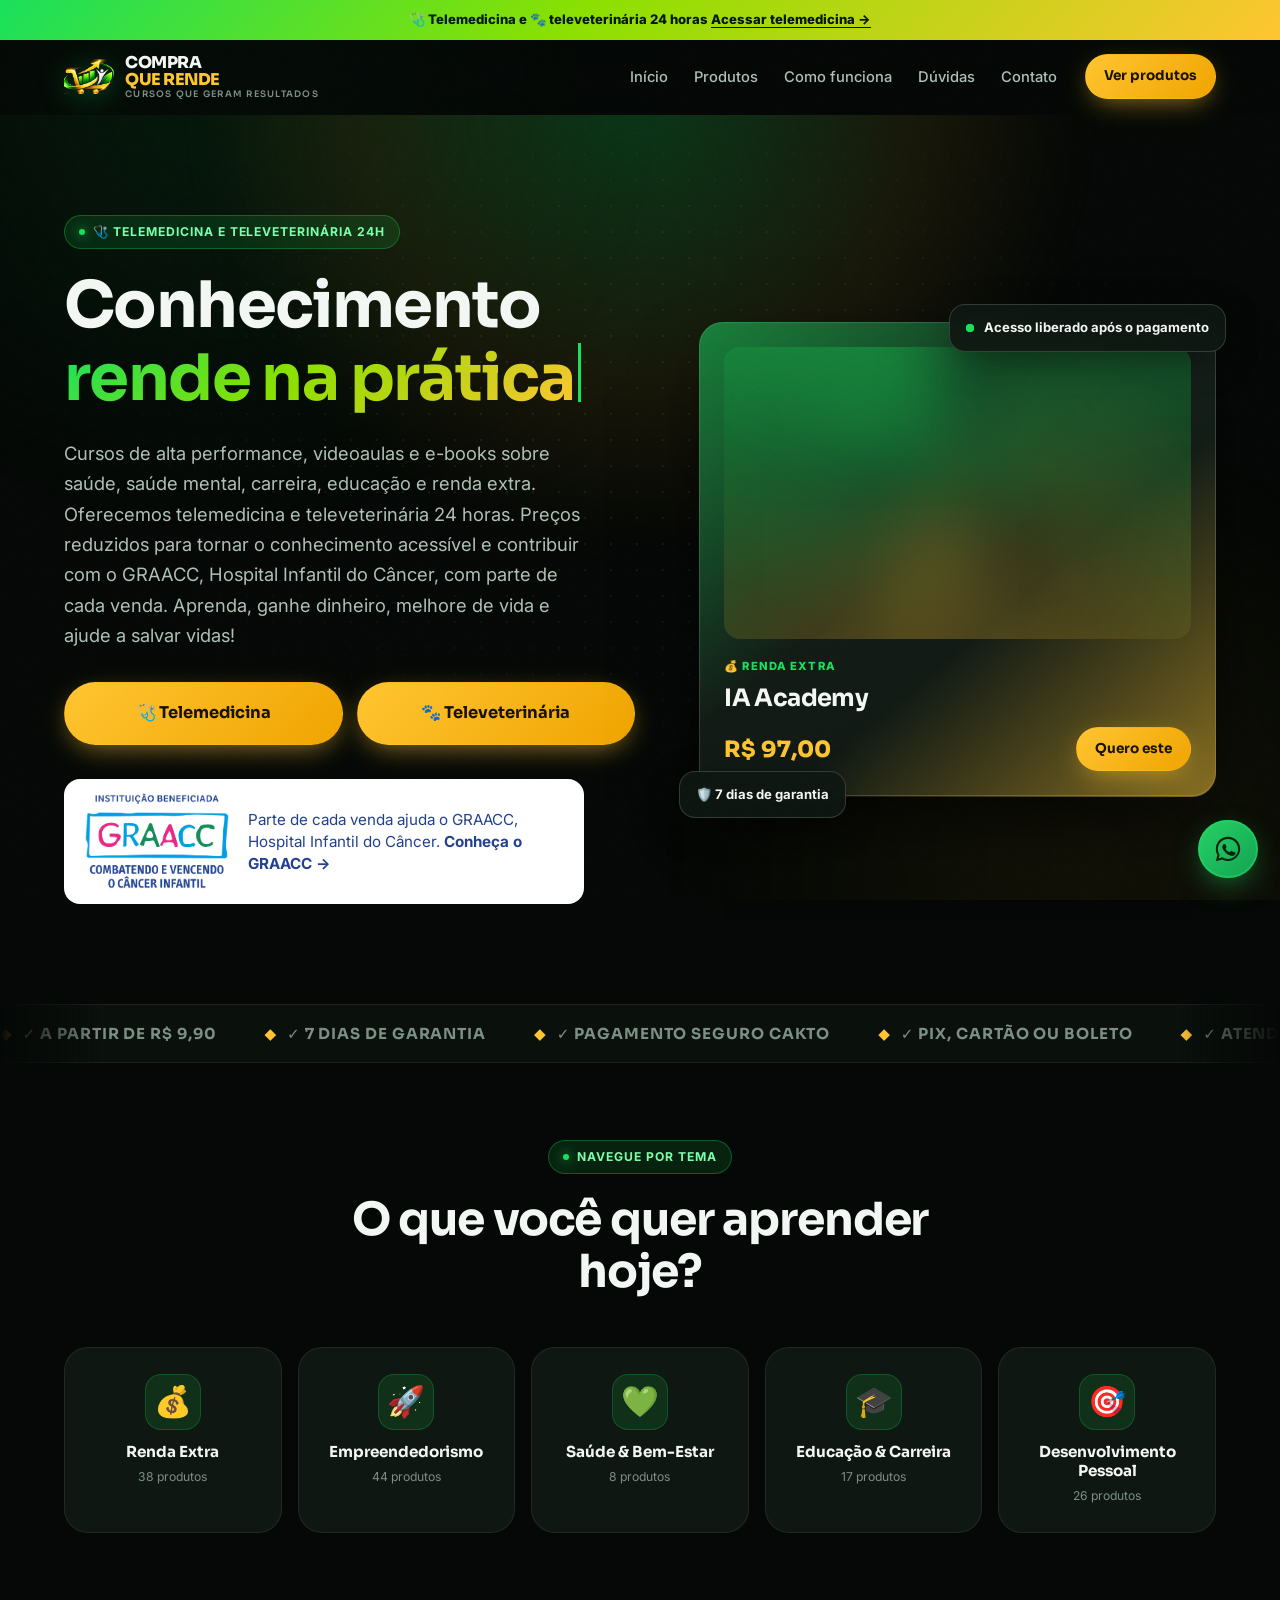
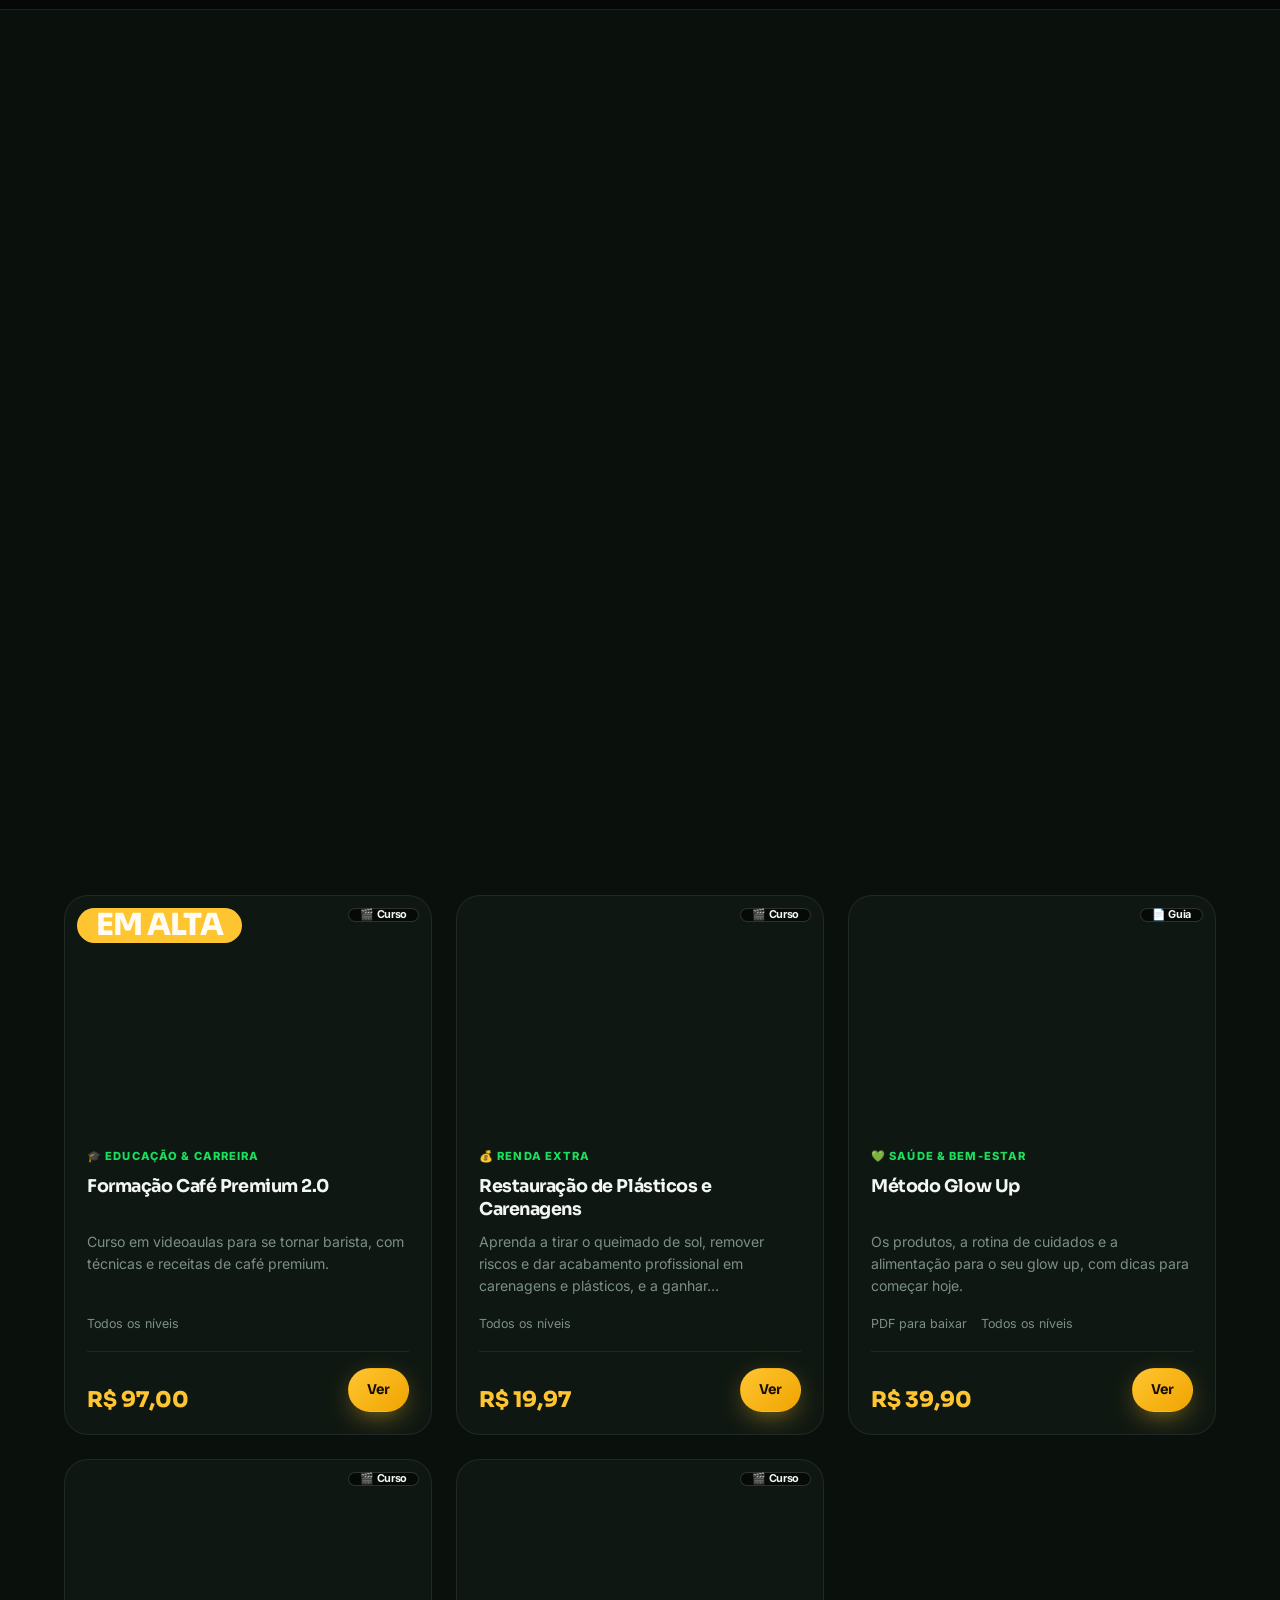
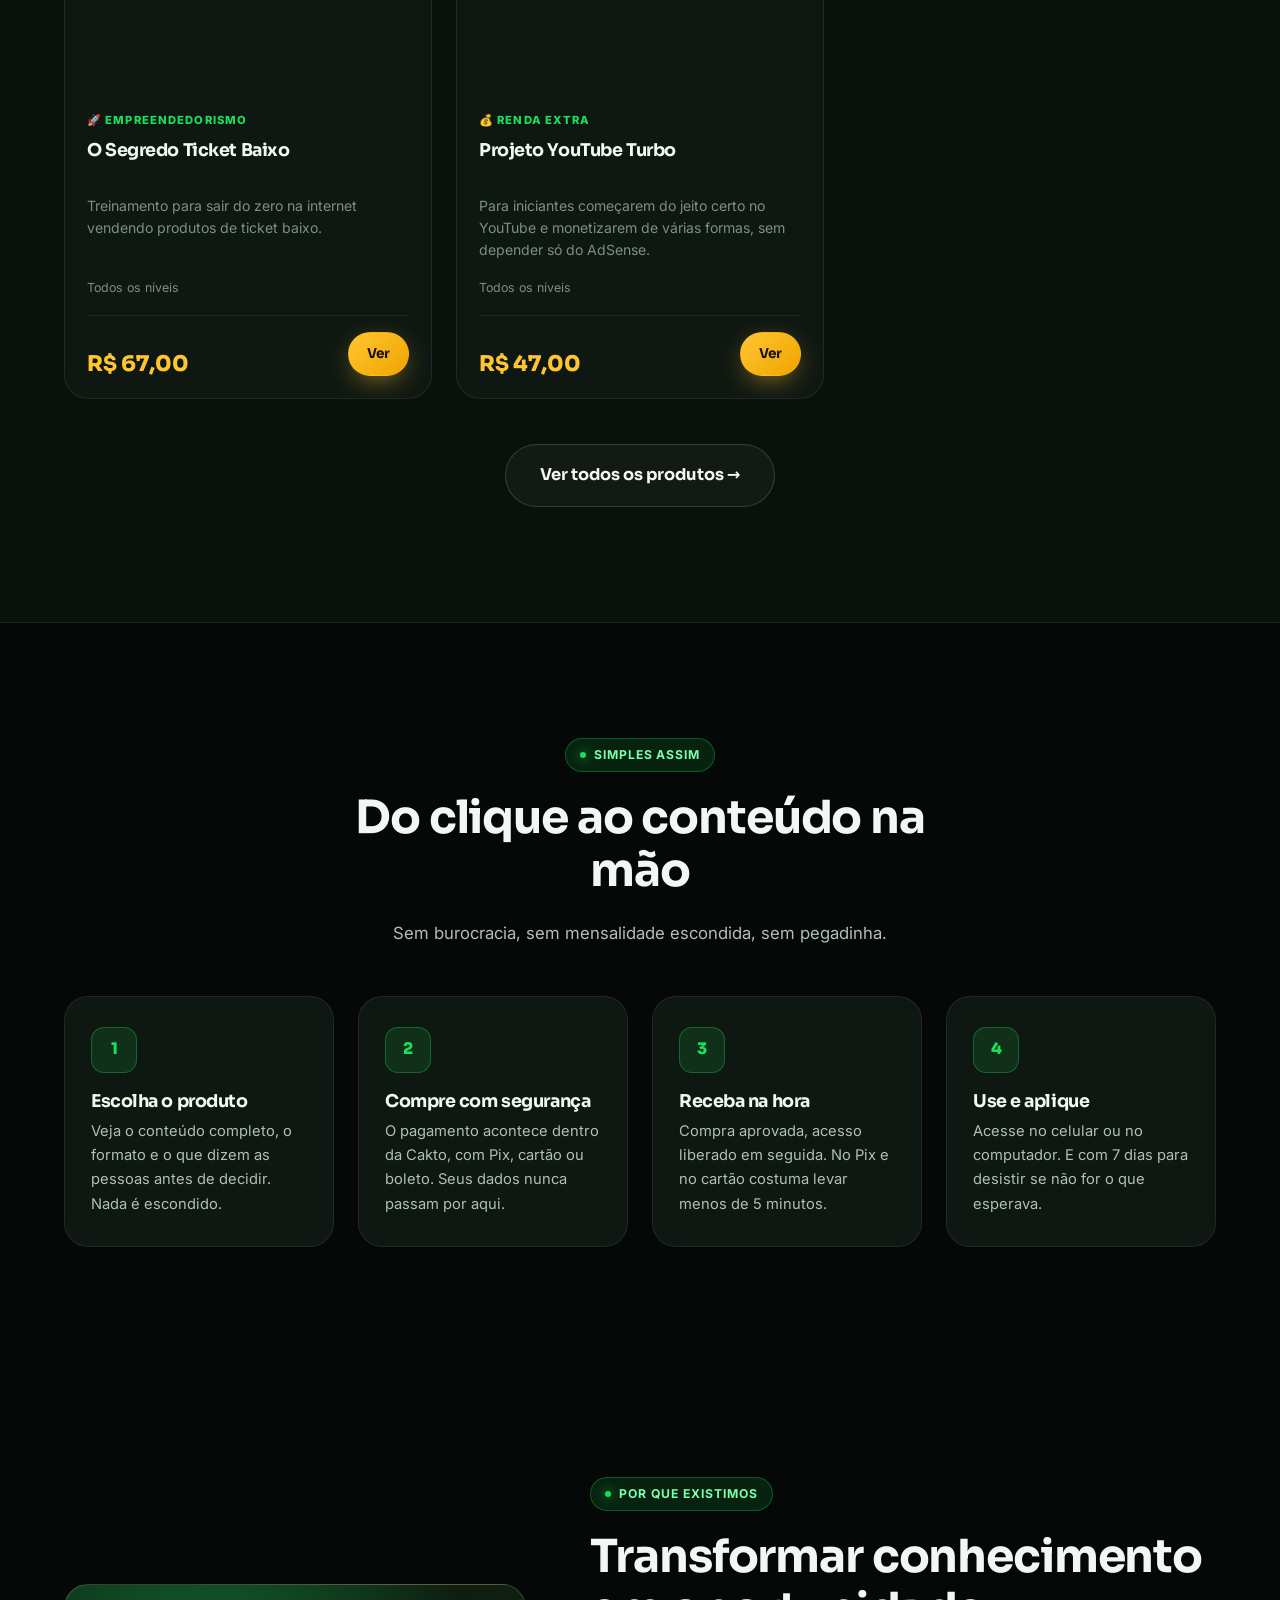
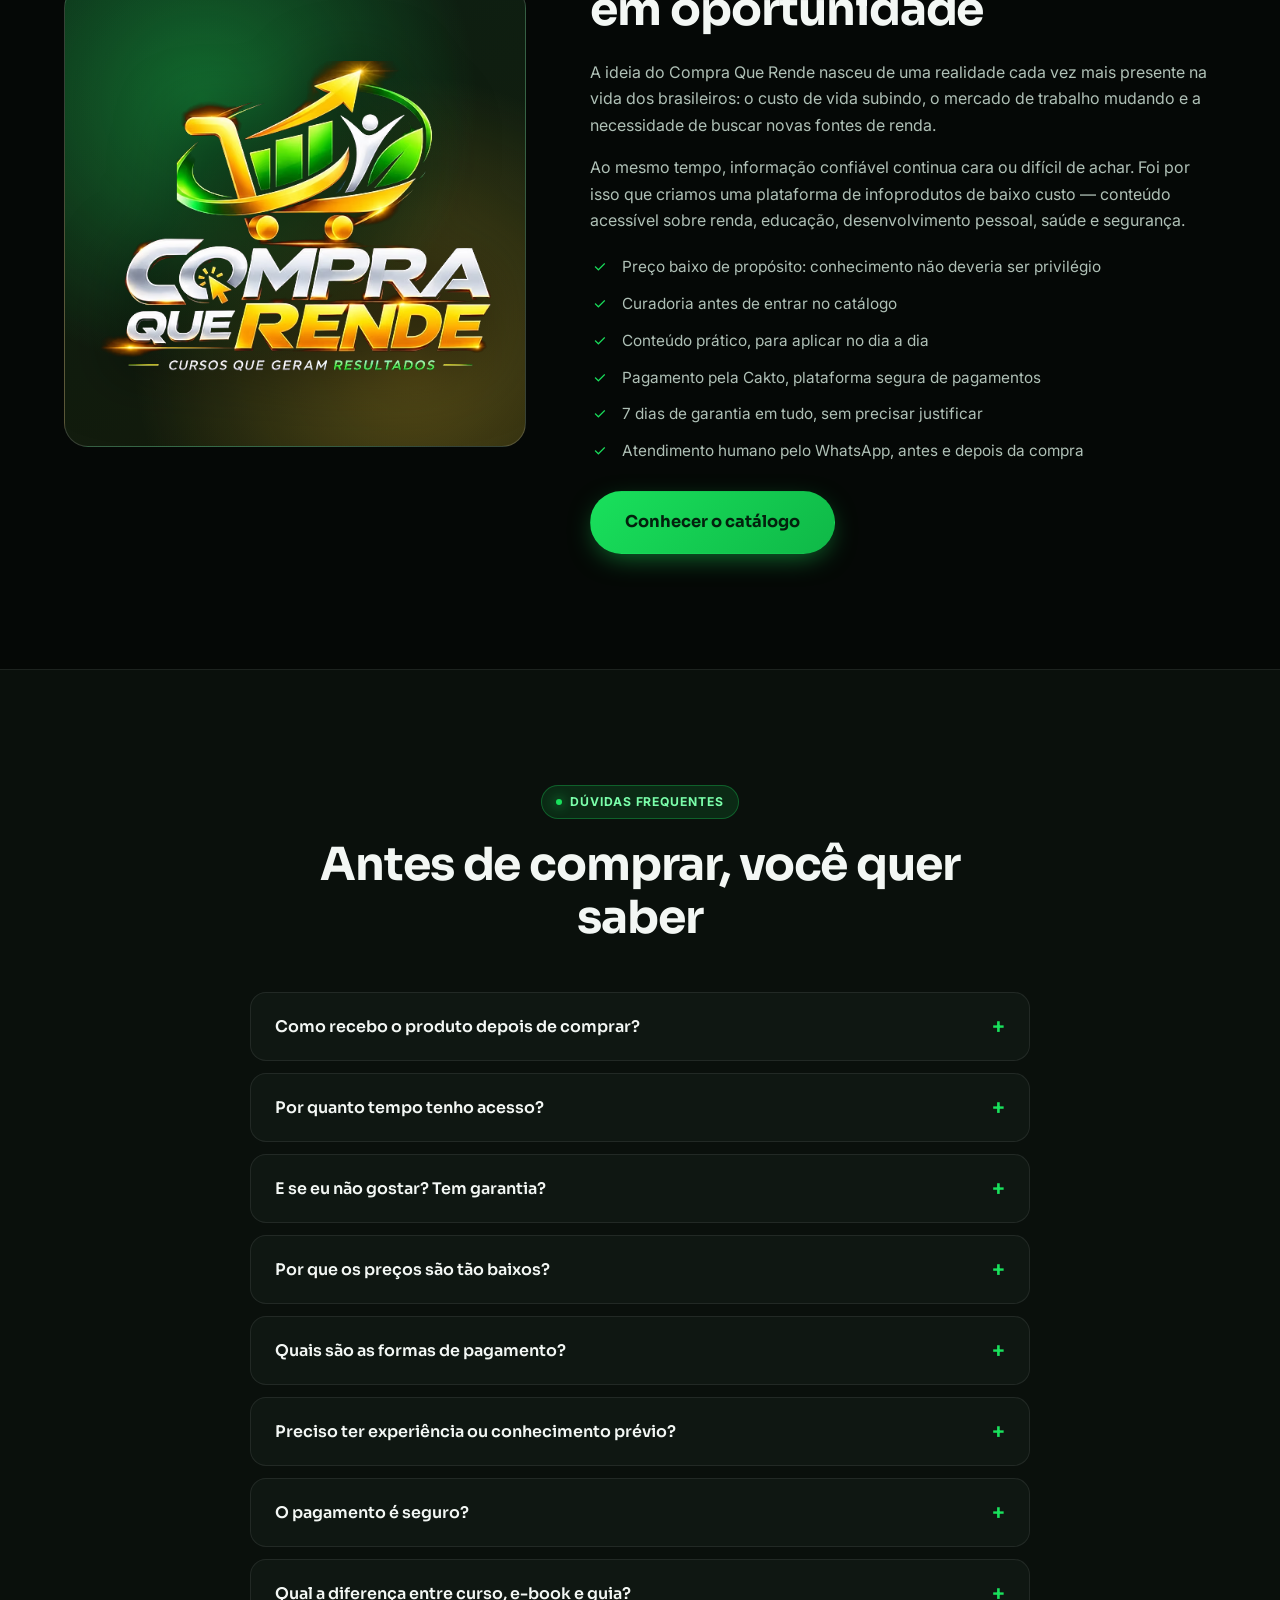
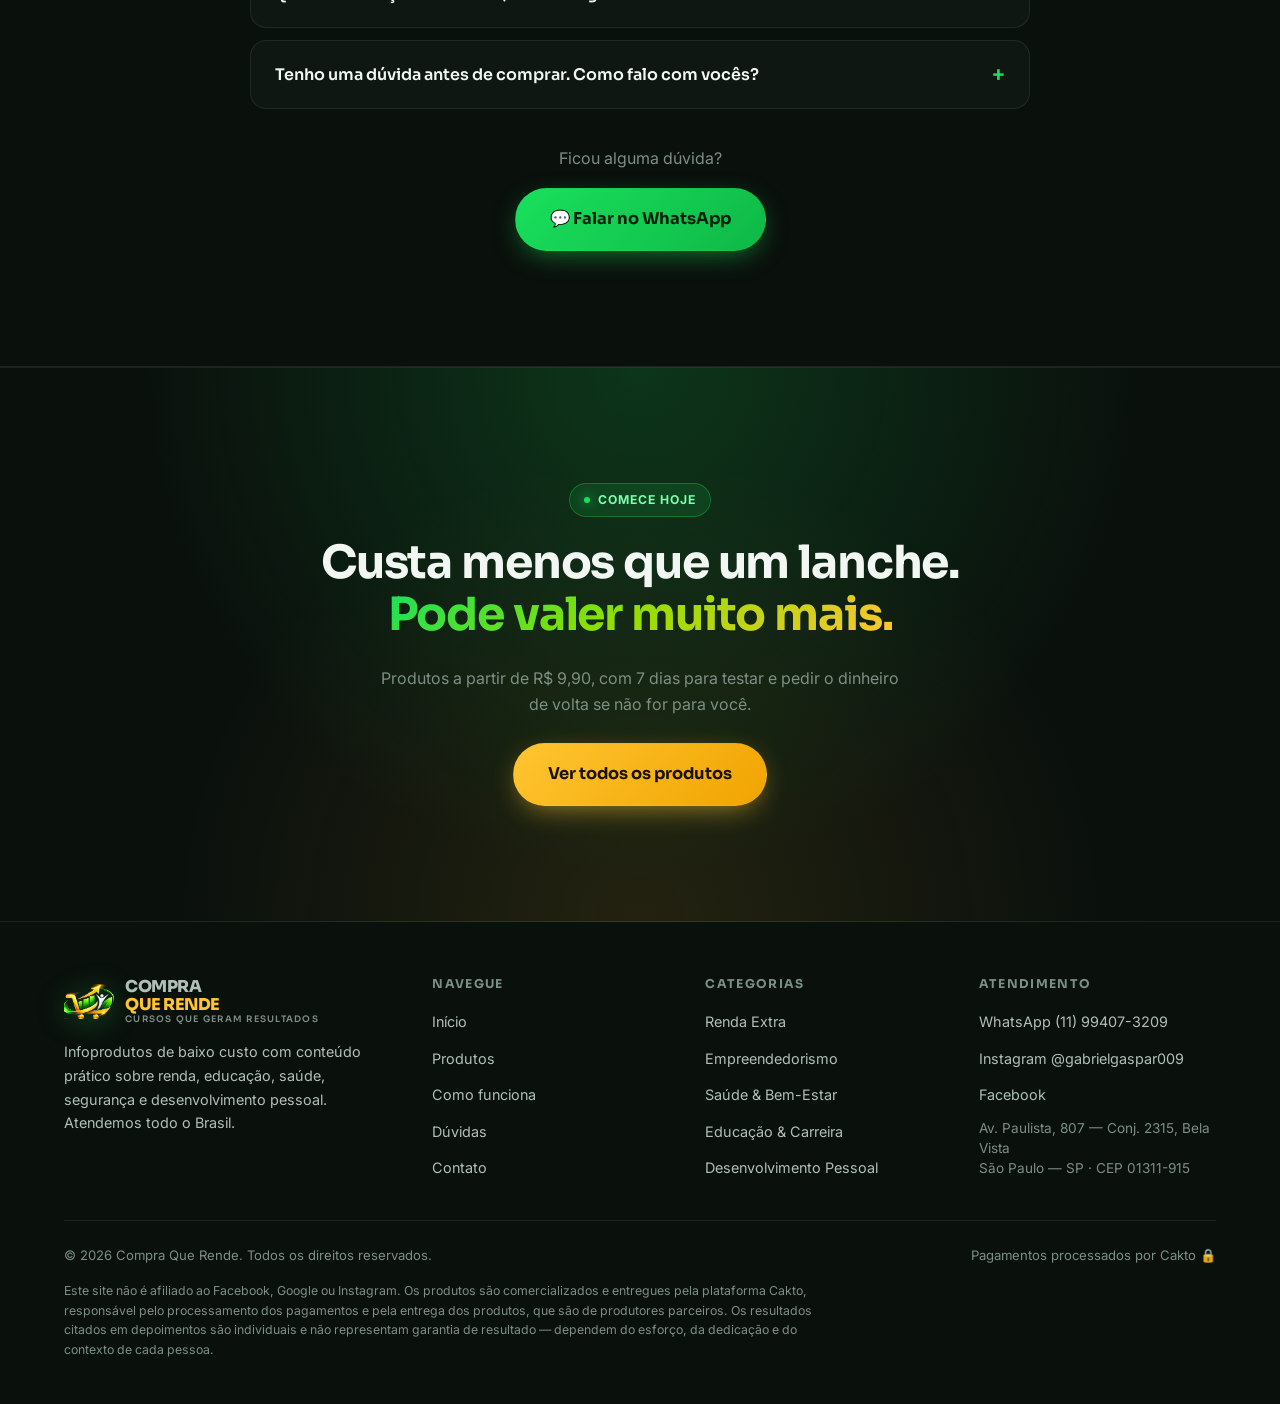
<file: index.html>
<!DOCTYPE html>
<html lang="pt-BR">
<head>
<meta charset="UTF-8">
<meta name="viewport" content="width=device-width, initial-scale=1">
<title>Compra Que Rende — Cursos e e-books a partir de R$ 9,90</title>
<meta name="description" content="Infoprodutos de baixo custo: cursos online, e-books e guias sobre renda extra, empreendedorismo, saúde, segurança e educação. Compra segura pela Cakto, com 7 dias de garantia. Atendemos todo o Brasil.">
<meta name="keywords" content="compras, infoprodutos, cursos online baratos, e-book renda extra, curso low ticket, comprar curso online Brasil">
<meta name="theme-color" content="#050806">
<link rel="canonical" href="https://compraquerende.com.br/">

<meta property="og:type" content="website">
<meta property="og:locale" content="pt_BR">
<meta property="og:site_name" content="Compra Que Rende">
<meta property="og:title" content="Compra Que Rende — Cursos que geram resultados">
<meta property="og:description" content="Cursos, e-books e guias a partir de R$ 9,90. Conhecimento prático e acessível, com 7 dias de garantia.">
<meta property="og:image" content="https://compraquerende.com.br/assets/img/og.jpg">
<meta property="og:image:width" content="1200">
<meta property="og:image:height" content="630">
<meta property="og:url" content="https://compraquerende.com.br/">
<meta name="twitter:card" content="summary_large_image">
<meta name="twitter:title" content="Compra Que Rende — Cursos que geram resultados">
<meta name="twitter:description" content="Cursos, e-books e guias a partir de R$ 9,90. Conhecimento prático e acessível, com 7 dias de garantia.">
<meta name="twitter:image" content="https://compraquerende.com.br/assets/img/og.jpg">

<link rel="icon" href="assets/img/favicon.png">
<link rel="preconnect" href="https://fonts.googleapis.com">
<link rel="preconnect" href="https://fonts.gstatic.com" crossorigin>
<link href="https://fonts.googleapis.com/css2?family=Sora:wght@400;600;700;800&family=Inter:wght@400;500;600;700&display=swap" rel="stylesheet">
<link rel="stylesheet" href="assets/css/style.css">
<link rel="stylesheet" href="assets/css/effects.css">

<script type="application/ld+json">
{
  "@context": "https://schema.org",
  "@type": "Store",
  "name": "Compra Que Rende",
  "description": "Plataforma de infoprodutos de baixo custo: cursos online, e-books e guias.",
  "url": "https://compraquerende.com.br/",
  "telephone": "+5511994073209",
  "areaServed": "BR",
  "address": {
    "@type": "PostalAddress",
    "streetAddress": "Av. Paulista, 807 — Conj. 2315, Bela Vista",
    "addressLocality": "São Paulo",
    "addressRegion": "SP",
    "postalCode": "01311-915",
    "addressCountry": "BR"
  },
  "sameAs": [
    "https://instagram.com/gabrielgaspar009",
    "https://facebook.com/gabrielgaspar"
  ]
}
</script>
</head>
<body>

<div class="preloader"><div class="preloader__ring"></div></div>
<div class="aurora" aria-hidden="true"></div>
<div class="grain" aria-hidden="true"></div>
<div class="scroll-progress" aria-hidden="true"></div>

<!-- ===== Faixa do topo ===== -->
<div class="topbar" data-cms-sec="topo.ativo">
  <span data-cms="topo.texto">📚 Cursos, e-books e guias a partir de R$ 9,90 — com 7 dias de garantia.</span>
  <a href="produtos.html" data-cms="topo.linkTexto" data-cms-href="topo.linkUrl">Ver produtos</a>
</div>

<!-- ===== Header ===== -->
<header class="header">
  <div class="container header__inner">

    <a class="logo" href="index.html" aria-label="Compra Que Rende - página inicial">
      <svg class="logo__mark" viewBox="0 0 48 48" fill="none" aria-hidden="true">
        <defs>
          <linearGradient id="lgG" x1="0" y1="0" x2="1" y2="1">
            <stop offset="0" stop-color="#2BFF6E"/><stop offset="1" stop-color="#0FB847"/>
          </linearGradient>
          <linearGradient id="lgY" x1="0" y1="0" x2="1" y2="1">
            <stop offset="0" stop-color="#FFE07A"/><stop offset="1" stop-color="#F0A400"/>
          </linearGradient>
        </defs>
        <path d="M4 9h6l5.2 20.5h20.4l4.4-14.2H14.2" stroke="url(#lgY)" stroke-width="3.4" stroke-linecap="round" stroke-linejoin="round"/>
        <circle cx="18.5" cy="38.5" r="3.4" fill="url(#lgY)"/>
        <circle cx="33.5" cy="38.5" r="3.4" fill="url(#lgY)"/>
        <rect x="19" y="21" width="3.6" height="6"  rx="1.4" fill="url(#lgG)"/>
        <rect x="25" y="17" width="3.6" height="10" rx="1.4" fill="url(#lgG)"/>
        <rect x="31" y="12" width="3.6" height="15" rx="1.4" fill="url(#lgG)"/>
        <path d="M18 17.5 26 10l4.5 4.5L39 6" stroke="url(#lgG)" stroke-width="3" stroke-linecap="round" stroke-linejoin="round"/>
        <path d="M32 5.5h7.5V13" stroke="url(#lgG)" stroke-width="3" stroke-linecap="round" stroke-linejoin="round"/>
      </svg>
      <span class="logo__txt">
        <span data-cms="marca.nome1">COMPRA</span> <b data-cms="marca.nome2">QUE RENDE</b>
        <i data-cms="marca.tagline">cursos que geram resultados</i>
      </span>
    </a>

    <nav class="nav">
      <a href="index.html"                  data-cms="menu.inicio">Início</a>
      <a href="produtos.html"               data-cms="menu.produtos">Produtos</a>
      <a href="#como-funciona"              data-cms="menu.como">Como funciona</a>
      <a href="#faq"                        data-cms="menu.duvidas">Dúvidas</a>
      <a href="contato.html"                data-cms="menu.contato">Contato</a>
    </nav>

    <div class="header__actions">
      <a class="btn btn--buy btn--sm" href="produtos.html" data-cms="menu.botao">Ver produtos</a>
    </div>

    <button class="burger" aria-label="Abrir menu">&#9776;</button>
  </div>
</header>

<div class="mobile-menu">
  <a href="index.html"     data-cms="menu.inicio">Início</a>
  <a href="produtos.html"  data-cms="menu.produtos">Produtos</a>
  <a href="#como-funciona" data-cms="menu.como">Como funciona</a>
  <a href="#faq"           data-cms="menu.duvidas">Dúvidas</a>
  <a href="contato.html"   data-cms="menu.contato">Contato</a>
  <a class="btn btn--buy" href="produtos.html" data-cms="menu.botao">Ver produtos</a>
</div>

<main>

<!-- =========================================================
     HERO
     ========================================================= -->
<section class="hero">
  <div class="hero__glow" aria-hidden="true"></div>
  <div class="dot-grid" aria-hidden="true"></div>

  <div class="container hero__grid">

    <div class="hero__text">
      <span class="eyebrow reveal">
        <span class="dot"></span>
        <span data-cms="hero.eyebrow">A partir de R$ 9,90</span>
      </span>

      <h1 class="reveal" data-delay="60">
        <span data-cms="hero.titulo">Conhecimento que cabe no bolso e</span>
        <span class="grad-text" data-typewriter='["rende na prática","vira renda extra","muda a rotina","abre caminho"]'>rende na prática</span>
      </h1>

      <p class="hero__sub reveal" data-delay="120" data-cms="hero.subtitulo">
        Cursos, e-books e guias sobre renda extra, empreendedorismo, saúde, segurança e carreira.
        Conteúdo direto ao ponto e 7 dias de garantia — porque preço não
        deveria impedir ninguém de aprender.
      </p>

      <div class="hero__cta reveal" data-delay="180">
        <!-- Pedido do Gabriel (23/11/2026): telemedicina à esquerda, televeterinária à direita -->
        <a class="btn btn--buy btn--lg" href="https://connecttelemedicina.com.br" target="_blank" rel="noopener"
           data-cms="hero.btn1Texto" data-cms-href="hero.btn1Link">🩺 Telemedicina</a>
        <a class="btn btn--buy btn--lg" href="https://pet.connecttelemedicina.com.br" target="_blank" rel="noopener"
           data-cms="hero.btn2Texto" data-cms-href="hero.btn2Link">🐾 Televeterinária</a>
      </div>

      <a class="graacc reveal" data-delay="220" href="https://graacc.org.br/" target="_blank" rel="noopener">
        <img src="assets/img/graacc.png" width="803" height="538"
             alt="GRAACC, instituição beneficiada: combatendo e vencendo o câncer infantil">
        <span>Parte de cada venda ajuda o GRAACC, Hospital Infantil do Câncer. <b>Conheça o GRAACC →</b></span>
      </a>
    </div>

    <div class="hero__visual reveal-zoom" data-delay="200">
      <!-- Card montado por JS a partir do produto escolhido no painel -->
      <div id="heroCard"></div>

      <div class="float-badge float-badge--a floaty floaty--slow">
        <span class="live-dot"></span>
        <span data-cms="hero.badge1">Acesso liberado após o pagamento</span>
      </div>
      <div class="float-badge float-badge--b floaty" data-cms="hero.badge2">
        🛡️ 7 dias de garantia
      </div>
    </div>

  </div>
</section>

<!-- ===== Faixa correndo ===== -->
<div class="marquee" aria-hidden="true" data-cms-sec="marquee.ativo">
  <div class="marquee__track" id="marquee"></div>
</div>

<!-- =========================================================
     CATEGORIAS
     ========================================================= -->
<section class="section section--tight" data-cms-sec="cat.ativo">
  <div class="container">
    <div class="sec-head center reveal">
      <span class="eyebrow">
        <span class="dot"></span>
        <span data-cms="cat.eyebrow">Navegue por tema</span>
      </span>
      <h2 data-cms="cat.titulo">O que você quer aprender hoje?</h2>
    </div>
    <div class="cat-grid" id="gridCategorias"></div>
  </div>
</section>

<!-- =========================================================
     DESTAQUES
     ========================================================= -->
<section class="section section--alt" id="destaques" data-cms-sec="dest.ativo">
  <div class="container">
    <div class="sec-head reveal">
      <span class="eyebrow">
        <span class="dot"></span>
        <span data-cms="dest.eyebrow">Mais procurados</span>
      </span>
      <h2 data-cms="dest.titulo">Os mais vendidos da semana</h2>
      <p data-cms="dest.subtitulo">Escolhidos por quem já comprou — nota alta e conteúdo que sai do papel.</p>
    </div>

    <div class="grid" id="gridDestaques"></div>

    <div class="center" style="margin-top:44px">
      <a class="btn btn--ghost btn--lg" href="produtos.html" data-cms="dest.botao">Ver todos os produtos →</a>
    </div>
  </div>
</section>

<!-- =========================================================
     COMO FUNCIONA
     ========================================================= -->
<section class="section" id="como-funciona" data-cms-sec="como.ativo">
  <div class="container">
    <div class="sec-head center reveal">
      <span class="eyebrow">
        <span class="dot"></span>
        <span data-cms="como.eyebrow">Simples assim</span>
      </span>
      <h2 data-cms="como.titulo">Do clique ao conteúdo na mão</h2>
      <p data-cms="como.subtitulo">Sem burocracia, sem mensalidade escondida, sem pegadinha.</p>
    </div>
    <div class="steps" id="passos"></div>
  </div>
</section>

<!-- =========================================================
     DEPOIMENTOS
     ========================================================= -->
<section class="section section--alt" id="depoimentos" data-cms-sec="dep.ativo">
  <div class="container">
    <div class="sec-head center reveal">
      <span class="eyebrow">
        <span class="dot"></span>
        <span data-cms="dep.eyebrow">Quem já comprou</span>
      </span>
      <h2 data-cms="dep.titulo">Resultados de gente igual a você</h2>
      <p data-cms="dep.subtitulo">Depoimentos enviados por clientes. Resultados variam conforme a dedicação e o contexto de cada pessoa.</p>
    </div>
    <div class="testimonials" id="listaDepoimentos"></div>
  </div>
</section>

<!-- =========================================================
     SOBRE
     ========================================================= -->
<section class="section" id="sobre" data-cms-sec="sobre.ativo">
  <div class="container about">
    <div class="about__photo reveal-left glow-border" data-logo-full>CQR</div>
    <div class="reveal-right">
      <span class="eyebrow">
        <span class="dot"></span>
        <span data-cms="sobre.eyebrow">Por que existimos</span>
      </span>
      <h2 data-cms="sobre.titulo">Transformar conhecimento em oportunidade</h2>
      <p data-cms="sobre.p1">
        A ideia do Compra Que Rende nasceu de uma realidade cada vez mais presente na vida dos
        brasileiros: o custo de vida subindo, o mercado de trabalho mudando e a necessidade de
        buscar novas fontes de renda.
      </p>
      <p data-cms="sobre.p2">
        Ao mesmo tempo, informação confiável continua cara ou difícil de achar. Foi por isso que
        criamos uma plataforma de infoprodutos de baixo custo — conteúdo acessível sobre renda,
        educação, desenvolvimento pessoal, saúde e segurança.
      </p>
      <ul id="listaSobre"></ul>
      <a class="btn btn--primary btn--lg" href="produtos.html" data-cms="sobre.botao">Conhecer o catálogo</a>
    </div>
  </div>
</section>

<!-- =========================================================
     FAQ
     ========================================================= -->
<section class="section section--alt" id="faq" data-cms-sec="faq.ativo">
  <div class="container">
    <div class="sec-head center reveal">
      <span class="eyebrow">
        <span class="dot"></span>
        <span data-cms="faq.eyebrow">Dúvidas frequentes</span>
      </span>
      <h2 data-cms="faq.titulo">Antes de comprar, você quer saber</h2>
    </div>
    <div class="faq" id="faqLista"></div>

    <div class="center" style="margin-top:36px">
      <p class="muted" data-cms="faq.ctaTexto">Ficou alguma dúvida?</p>
      <a class="btn btn--primary btn--lg" id="ctaWhatsFaq" target="_blank" rel="noopener"
         data-cms="faq.ctaBotao">💬 Falar no WhatsApp</a>
    </div>
  </div>
</section>

<!-- =========================================================
     CTA FINAL
     ========================================================= -->
<section class="section cta-final" data-cms-sec="cta.ativo">
  <div class="container">
    <div class="reveal">
      <span class="eyebrow">
        <span class="dot"></span>
        <span data-cms="cta.eyebrow">Comece hoje</span>
      </span>
      <h2 style="max-width:640px;margin-inline:auto">
        <span data-cms="cta.titulo">Custa menos que um lanche.</span><br>
        <span class="grad-text" data-cms="cta.titulo2">Pode valer muito mais.</span>
      </h2>
      <p class="muted" style="max-width:520px;margin:14px auto 26px" data-cms="cta.subtitulo">
        Produtos a partir de R$ 9,90, com 7 dias para testar e pedir o dinheiro de volta se não for para você.
      </p>
      <a class="btn btn--buy btn--lg btn--pulse" href="produtos.html" data-cms="cta.botao">Ver todos os produtos</a>
    </div>
  </div>
</section>

</main>

<!-- =========================================================
     FOOTER
     ========================================================= -->
<footer class="footer">
  <div class="container">
    <div class="footer__grid">

      <div>
        <a class="logo" href="index.html" style="margin-bottom:16px">
          <svg class="logo__mark" viewBox="0 0 48 48" fill="none" aria-hidden="true">
            <path d="M4 9h6l5.2 20.5h20.4l4.4-14.2H14.2" stroke="#F0A400" stroke-width="3.4" stroke-linecap="round" stroke-linejoin="round"/>
            <circle cx="18.5" cy="38.5" r="3.4" fill="#F0A400"/>
            <circle cx="33.5" cy="38.5" r="3.4" fill="#F0A400"/>
            <rect x="19" y="21" width="3.6" height="6"  rx="1.4" fill="#19E05C"/>
            <rect x="25" y="17" width="3.6" height="10" rx="1.4" fill="#19E05C"/>
            <rect x="31" y="12" width="3.6" height="15" rx="1.4" fill="#19E05C"/>
          </svg>
          <span class="logo__txt">
            <span data-cms="marca.nome1">COMPRA</span> <b data-cms="marca.nome2">QUE RENDE</b>
            <i data-cms="marca.tagline">cursos que geram resultados</i>
          </span>
        </a>
        <p style="font-size:.9rem;max-width:320px" data-cms="rod.descricao">
          Infoprodutos de baixo custo com conteúdo prático sobre renda, educação,
          saúde, segurança e desenvolvimento pessoal. Atendemos todo o Brasil.
        </p>
      </div>

      <div>
        <h4 data-cms="rod.tituloNav">Navegue</h4>
        <ul>
          <li><a href="index.html"     data-cms="menu.inicio">Início</a></li>
          <li><a href="produtos.html"  data-cms="menu.produtos">Produtos</a></li>
          <li><a href="#como-funciona" data-cms="menu.como">Como funciona</a></li>
          <li><a href="#faq"           data-cms="menu.duvidas">Dúvidas frequentes</a></li>
          <li><a href="contato.html"   data-cms="menu.contato">Contato</a></li>
        </ul>
      </div>

      <div class="footer__cats">
        <h4 data-cms="rod.tituloCat">Categorias</h4>
        <ul id="footerCategorias"></ul>
      </div>

      <div>
        <h4 data-cms="rod.tituloAte">Atendimento</h4>
        <ul id="footerContato"></ul>
      </div>

    </div>

    <div class="footer__bottom">
      <span>© <span id="ano"></span> <span data-cms="rod.copyright">Compra Que Rende. Todos os direitos reservados.</span></span>
      <span data-cms="rod.pagamento">Pagamentos processados por Cakto 🔒</span>
    </div>

    <p class="footer__disclaimer">
      <span data-cms="rod.aviso">
        Este site não é afiliado ao Facebook, Google ou Instagram. Os produtos são comercializados e
        entregues pela plataforma Cakto, responsável pelo processamento dos pagamentos e pela emissão
        das notas fiscais. Os resultados citados em depoimentos são individuais e não representam
        garantia de resultado — dependem do esforço, da dedicação e do contexto de cada pessoa.
      </span>
    </p>
  </div>
</footer>

<script src="assets/js/data.js"></script>
<script src="assets/js/conteudo.js"></script>
<script src="assets/js/app.js"></script>
<script>
function renderizarHome(){
/* =========================================================
   HOME — renderização
   Tudo que é lista vem do painel (Site.get), com os valores
   padrão definidos em conteudo.js.
   ========================================================= */
document.getElementById('ano').textContent = new Date().getFullYear();

/* ---------------------------------------------------------
   CARD DO HERO — mostra o infoproduto escolhido no painel
   --------------------------------------------------------- */
(function montarHeroCard(){
  const escolhido = Site.get('hero.produtoId');
  const p = DB.porId(escolhido) || DB.destaques()[0] || DB.listar()[0];
  if (!p) return;

  const temCapa = !!p.capa;
  const off = p.precoDe ? Math.round((1 - p.preco / p.precoDe) * 100) : 0;

  document.getElementById('heroCard').outerHTML = `
    <div class="hero-card floaty glow-border is-always">
      <!-- Sem texto por cima: o preço já aparece embaixo, e repetir
           ele aqui competia com a capa e com o fundo animado. -->
      <div class="hero-card__thumb ${temCapa ? 'tem-capa' : ''}"
           ${temCapa ? `style="background-image:${DB.capaUrl(p, 1280)}"` : ''}></div>
      <div class="card__cat">${esc(DB.iconeCategoria(p.categoria))} ${esc(DB.nomeCategoria(p.categoria))}</div>
      <h3 style="margin:0 0 14px">${esc(p.titulo)}</h3>
      <div class="hero-card__row">
        <div>
          ${p.precoDe ? `<div class="price__old">${fmtBRL(p.precoDe)}</div>` : ''}
          <div class="hero-card__price">${fmtBRL(p.preco)}</div>
          ${off ? `<div class="green-text" style="font-size:.74rem;font-weight:700">${off}% de desconto</div>` : ''}
        </div>
        <a class="btn btn--buy btn--sm" href="produto.html?p=${encodeURIComponent(p.slug || '')}">${esc(Site.get('hero.btnCardTexto'))}</a>
      </div>
    </div>`;
})();

/* ---- Faixa correndo ---- */
(function(){
  const html = Site.get('marquee.itens')
    .map(t => `<span class="marquee__item"><i>◆</i>${esc(t)}</span>`).join('');
  document.getElementById('marquee').innerHTML = html + html;  /* duplicado = loop infinito */
})();

/* ---- Grade de categorias ---- */
document.getElementById('gridCategorias').innerHTML = DB.categorias
  .filter(c => c.id !== 'todos')
  .map((c, i) => {
    const qtd = DB.listar().filter(p => p.categoria === c.id).length;
    return `
      <a class="cat-card spotlight reveal" data-delay="${i * 60}" href="produtos.html?cat=${encodeURIComponent(c.id)}">
        <span class="cat-card__ico">${esc(c.icone)}</span>
        <span class="cat-card__nome">${esc(c.nome)}</span>
        <span class="cat-card__qtd">${qtd} ${qtd === 1 ? 'produto' : 'produtos'}</span>
      </a>`;
  }).join('');

/* ---- Destaques ---- */
document.getElementById('gridDestaques').innerHTML =
  DB.destaques().map((p, i) => cardProduto(p, i)).join('');

/* ---- Passos ---- */
document.getElementById('passos').innerHTML = Site.get('como.passos').map((s, i) => `
  <div class="step spotlight reveal" data-delay="${i * 90}">
    <div class="step__n">${i + 1}</div>
    <h3>${esc(s.titulo)}</h3>
    <p>${esc(s.texto)}</p>
  </div>`).join('');

/* ---- Depoimentos ---- */
const CORES_AVATAR = [
  'linear-gradient(135deg,#19E05C,#0FB847)',
  'linear-gradient(135deg,#FFC531,#F0A400)',
  'linear-gradient(135deg,#19E05C,#FFC531)'
];
document.getElementById('listaDepoimentos').innerHTML = Site.get('dep.itens').map((d, i) => `
  <article class="quote spotlight reveal" data-delay="${i * 90}">
    <div class="stars">${'★'.repeat(Math.max(0, Math.min(5, Number(d.nota) || 0)))}</div>
    <p>“${esc(d.texto)}”</p>
    <div class="quote__who">
      <div class="avatar" style="background:${CORES_AVATAR[i % CORES_AVATAR.length]}">${esc(Auth.iniciais(d.nome))}</div>
      <div>
        <div class="quote__name">${esc(d.nome)}</div>
        <div class="quote__role">${esc(d.papel)}</div>
      </div>
    </div>
  </article>`).join('');

/* ---- Lista do Sobre ---- */
document.getElementById('listaSobre').innerHTML = Site.get('sobre.lista')
  .map(t => `<li><i>✓</i><span>${esc(t)}</span></li>`).join('');

/* ---- FAQ ---- */
document.getElementById('faqLista').innerHTML = Site.get('faq.itens').map((f, i) => `
  <div class="faq__item reveal" data-delay="${i * 40}">
    <button class="faq__q">${esc(f.q)}<i>+</i></button>
    <div class="faq__a"><p>${esc(f.a)}</p></div>
  </div>`).join('');

/* ---- Rodapé ---- */
document.getElementById('footerCategorias').innerHTML = DB.categorias
  .filter(c => c.id !== 'todos')
  .map(c => `<li><a href="produtos.html?cat=${encodeURIComponent(c.id)}">${esc(c.nome)}</a></li>`)
  .join('');

document.getElementById('footerContato').innerHTML = `
  <li><a href="${esc(linkWhats())}" target="_blank" rel="noopener">WhatsApp ${esc(CONTATO.whatsappFmt)}</a></li>
  <li><a href="${esc(CONTATO.instagram)}" target="_blank" rel="noopener">Instagram ${esc(CONTATO.instagramFmt)}</a></li>
  <li><a href="${esc(CONTATO.facebook)}" target="_blank" rel="noopener">Facebook</a></li>
  <li class="muted" style="font-size:.85rem;line-height:1.5">
    ${esc(CONTATO.endereco)}<br>${esc(CONTATO.cidade)} · CEP ${esc(CONTATO.cep)}
  </li>`;

document.getElementById('ctaWhatsFaq').href = linkWhats('Olá! Tenho uma dúvida sobre os produtos do site.');

/* Reaplica o conteúdo do painel no que acabou de ser criado */
Site.aplicar();
initReveal();
initTilt();
}
</script>

<script type="module">
/* Busca catálogo e textos na API do servidor e só então desenha a
   página. Se o servidor estiver fora ou demorar, iniciar() devolve
   sem erro e a página abre com os dados de exemplo. */
import { iniciar } from './assets/js/api.js';
await iniciar();
renderizarHome();
</script>

</body>
</html>
</file>
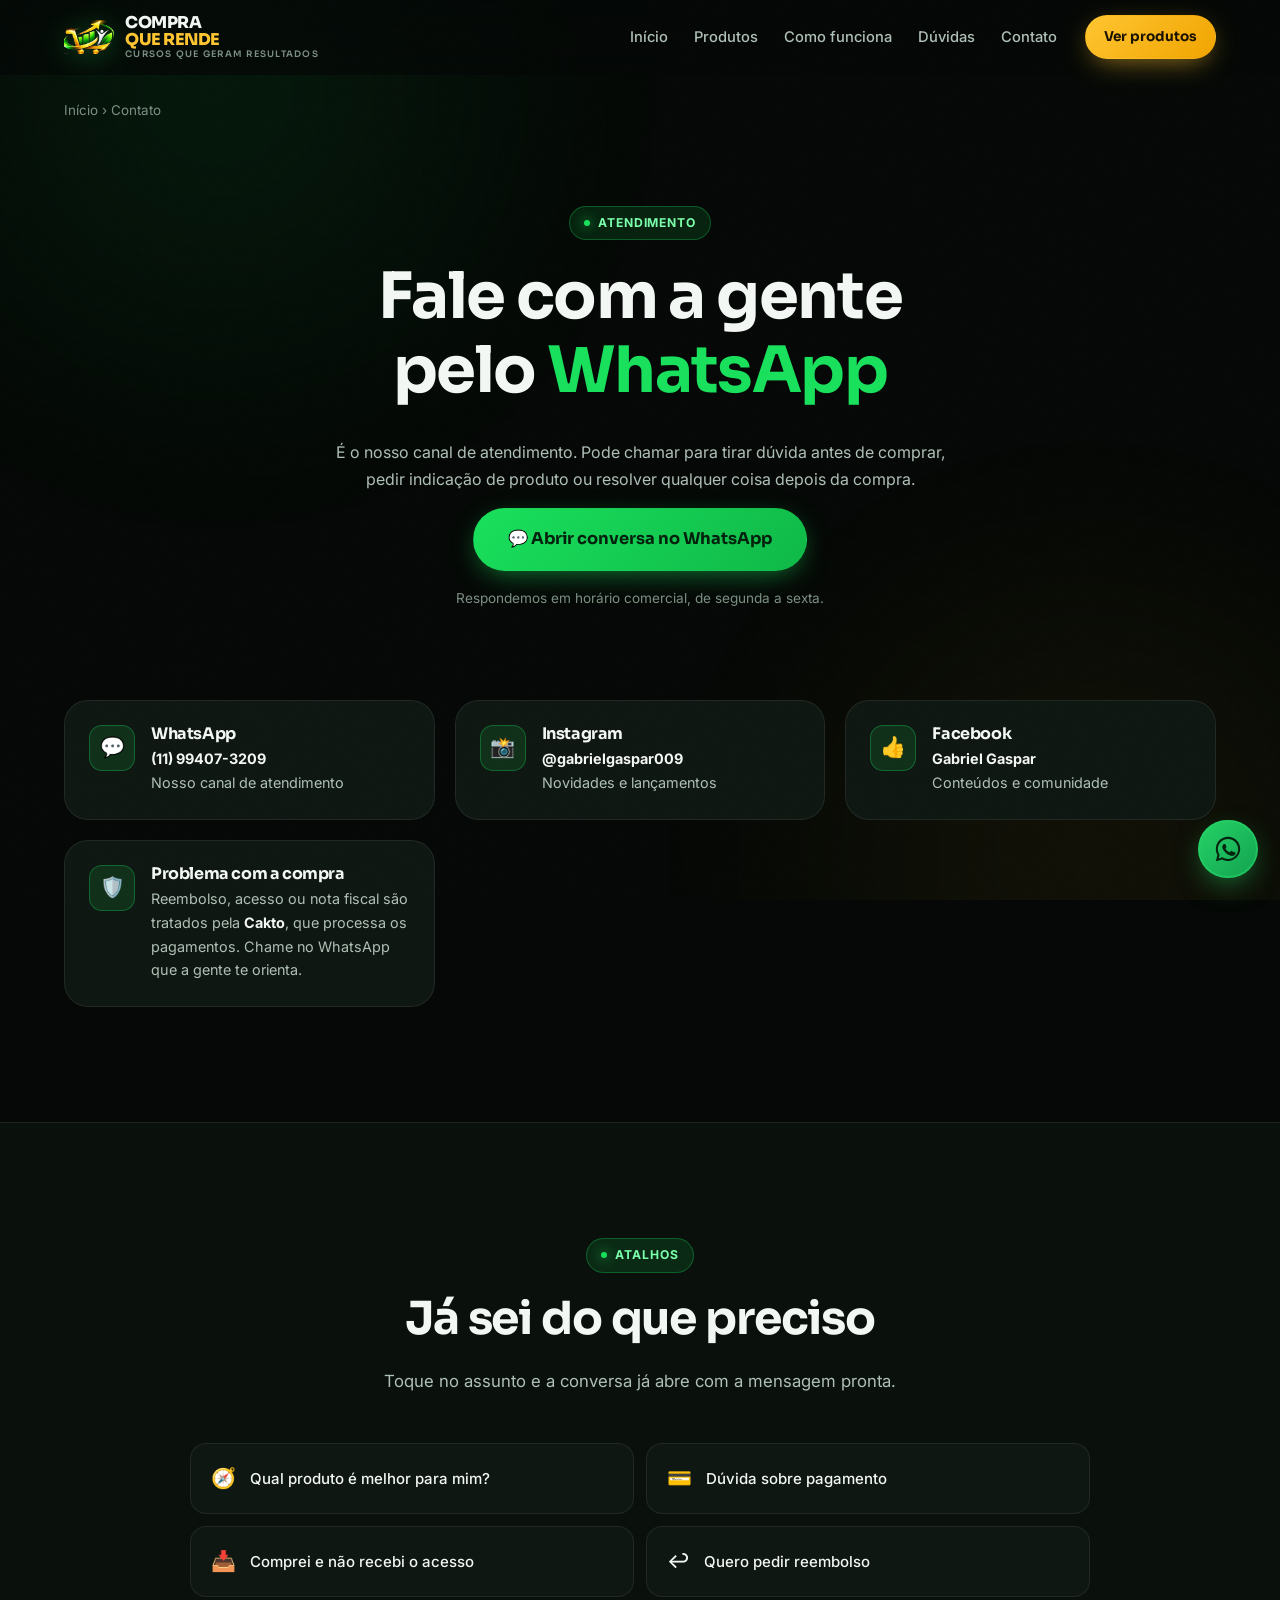
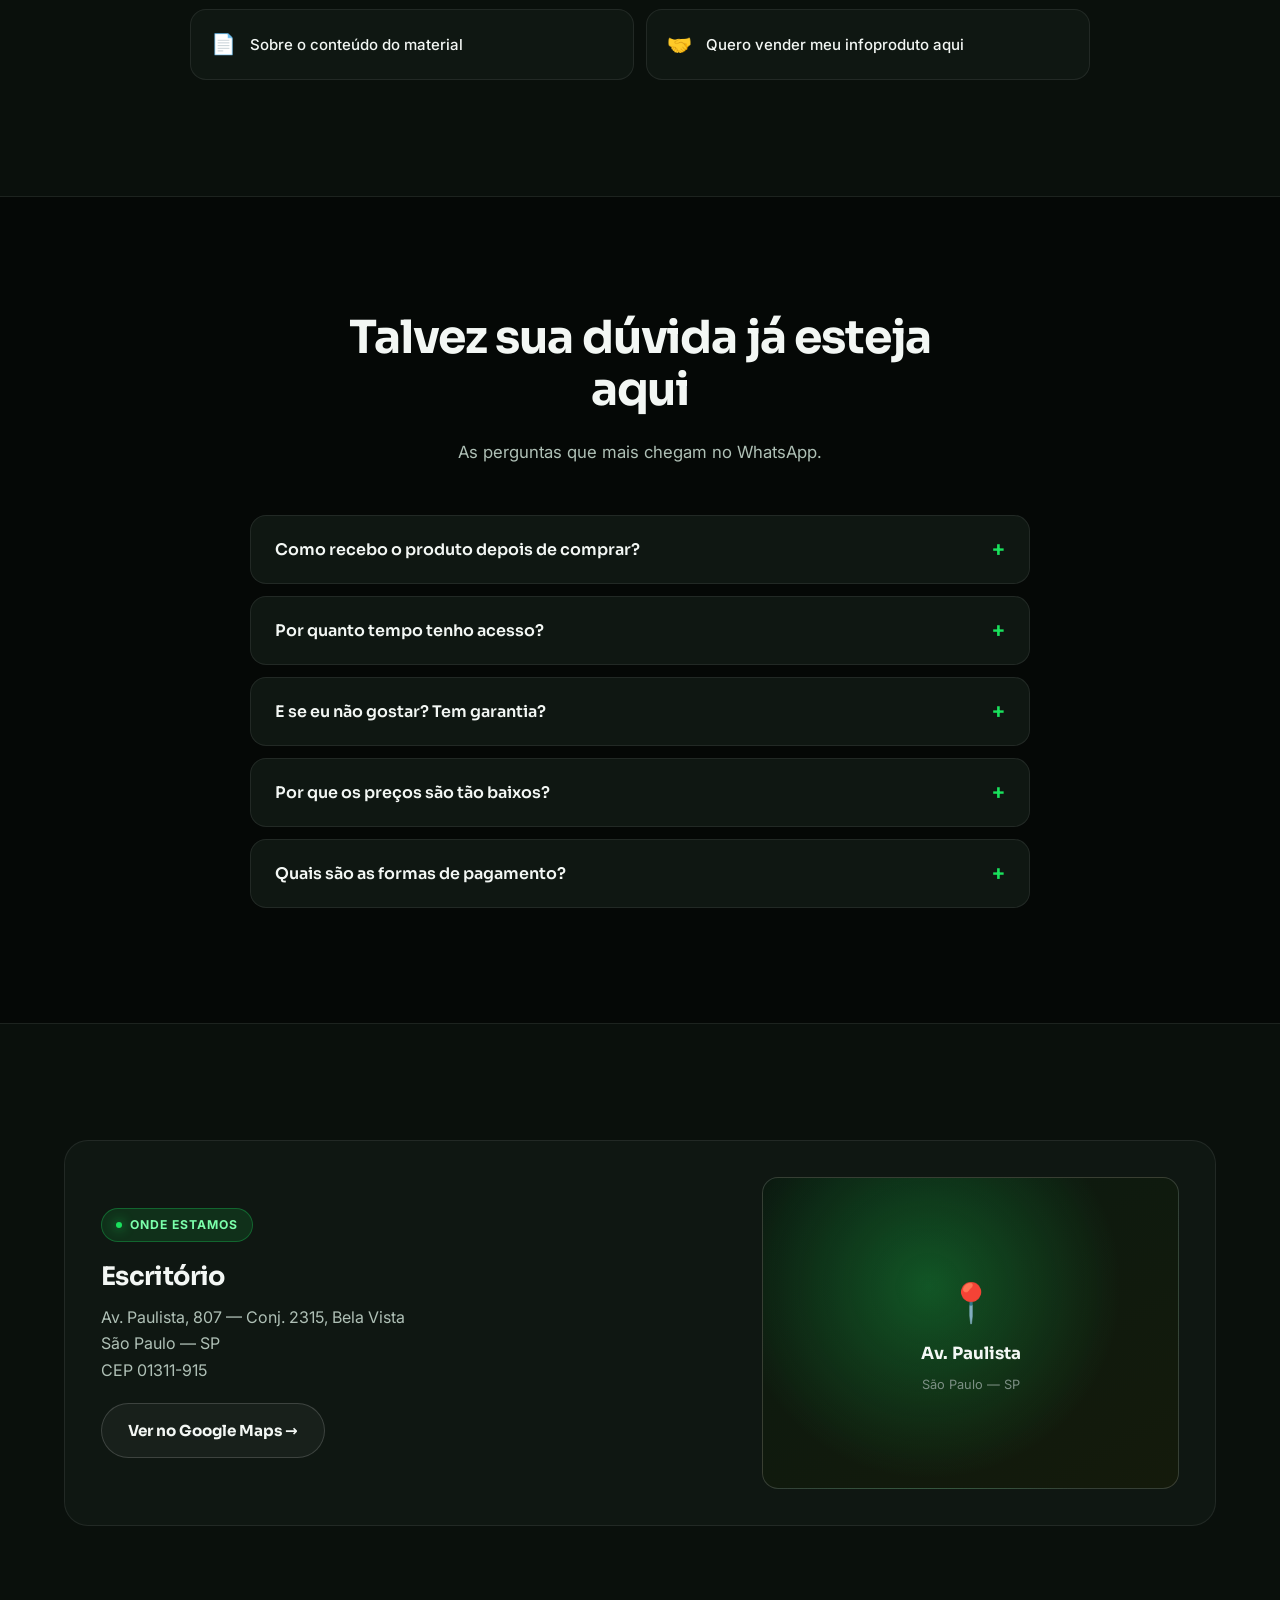
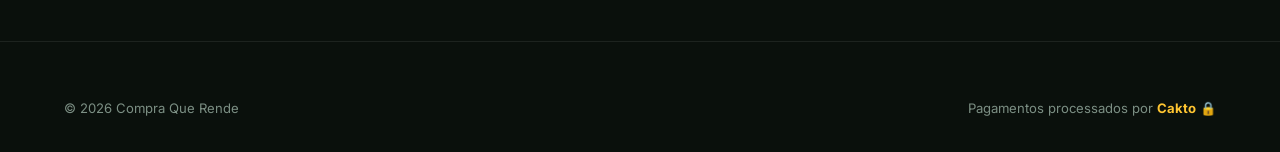
<file: contato.html>
<!DOCTYPE html>
<html lang="pt-BR">
<head>
<meta charset="UTF-8">
<meta name="viewport" content="width=device-width, initial-scale=1">
<title>Contato — Fale pelo WhatsApp | Compra Que Rende</title>
<meta name="description" content="Fale com a Compra Que Rende pelo WhatsApp (11) 99407-3209. Atendimento para dúvidas antes e depois da compra. São Paulo, SP — atendemos todo o Brasil.">
<meta name="theme-color" content="#050806">
<meta property="og:type" content="website">
<meta property="og:locale" content="pt_BR">
<meta property="og:site_name" content="Compra Que Rende">
<meta property="og:title" content="Contato — Fale pelo WhatsApp">
<meta property="og:description" content="Atendimento da Compra Que Rende pelo WhatsApp, para dúvidas antes e depois da compra.">
<meta property="og:image" content="https://compraquerende.com.br/assets/img/og.jpg">
<meta property="og:image:width" content="1200">
<meta property="og:image:height" content="630">
<meta property="og:url" content="https://compraquerende.com.br/contato">
<meta name="twitter:card" content="summary_large_image">
<meta name="twitter:title" content="Contato — Fale pelo WhatsApp">
<meta name="twitter:description" content="Atendimento da Compra Que Rende pelo WhatsApp, para dúvidas antes e depois da compra.">
<meta name="twitter:image" content="https://compraquerende.com.br/assets/img/og.jpg">

<link rel="canonical" href="https://compraquerende.com.br/contato">
<link rel="icon" href="assets/img/favicon.png">
<link rel="preconnect" href="https://fonts.googleapis.com">
<link rel="preconnect" href="https://fonts.gstatic.com" crossorigin>
<link href="https://fonts.googleapis.com/css2?family=Sora:wght@400;600;700;800&family=Inter:wght@400;500;600;700&display=swap" rel="stylesheet">
<link rel="stylesheet" href="assets/css/style.css">
<link rel="stylesheet" href="assets/css/effects.css">
</head>
<body>

<div class="aurora" aria-hidden="true"></div>
<div class="grain" aria-hidden="true"></div>
<div class="scroll-progress" aria-hidden="true"></div>

<header class="header">
  <div class="container header__inner">
    <a class="logo" href="index.html">
      <svg class="logo__mark" viewBox="0 0 48 48" fill="none" aria-hidden="true">
        <defs>
          <linearGradient id="lgGc" x1="0" y1="0" x2="1" y2="1"><stop offset="0" stop-color="#2BFF6E"/><stop offset="1" stop-color="#0FB847"/></linearGradient>
          <linearGradient id="lgYc" x1="0" y1="0" x2="1" y2="1"><stop offset="0" stop-color="#FFE07A"/><stop offset="1" stop-color="#F0A400"/></linearGradient>
        </defs>
        <path d="M4 9h6l5.2 20.5h20.4l4.4-14.2H14.2" stroke="url(#lgYc)" stroke-width="3.4" stroke-linecap="round" stroke-linejoin="round"/>
        <circle cx="18.5" cy="38.5" r="3.4" fill="url(#lgYc)"/>
        <circle cx="33.5" cy="38.5" r="3.4" fill="url(#lgYc)"/>
        <rect x="19" y="21" width="3.6" height="6"  rx="1.4" fill="url(#lgGc)"/>
        <rect x="25" y="17" width="3.6" height="10" rx="1.4" fill="url(#lgGc)"/>
        <rect x="31" y="12" width="3.6" height="15" rx="1.4" fill="url(#lgGc)"/>
        <path d="M18 17.5 26 10l4.5 4.5L39 6" stroke="url(#lgGc)" stroke-width="3" stroke-linecap="round" stroke-linejoin="round"/>
        <path d="M32 5.5h7.5V13" stroke="url(#lgGc)" stroke-width="3" stroke-linecap="round" stroke-linejoin="round"/>
      </svg>
      <span class="logo__txt">COMPRA <b>QUE RENDE</b><i>cursos que geram resultados</i></span>
    </a>

    <nav class="nav">
      <a href="index.html">Início</a>
      <a href="produtos.html">Produtos</a>
      <a href="index.html#como-funciona">Como funciona</a>
      <a href="index.html#faq">Dúvidas</a>
      <a href="contato.html">Contato</a>
    </nav>

    <div class="header__actions">
      <a class="btn btn--buy btn--sm" href="produtos.html">Ver produtos</a>
    </div>

    <button class="burger" aria-label="Abrir menu">&#9776;</button>
  </div>
</header>

<div class="mobile-menu">
  <a href="index.html">Início</a>
  <a href="produtos.html">Produtos</a>
  <a href="index.html#como-funciona">Como funciona</a>
  <a href="index.html#faq">Dúvidas</a>
  <a href="contato.html">Contato</a>
</div>

<main>
  <div class="container">
    <nav class="breadcrumb">
      <a href="index.html">Início</a> › <span>Contato</span>
    </nav>
  </div>

  <!-- ===== Topo ===== -->
  <section class="section section--tight">
    <div class="container center" style="max-width:660px">
      <span class="eyebrow reveal"><span class="dot"></span> Atendimento</span>
      <h1 class="reveal">Fale com a gente pelo <span class="green-text">WhatsApp</span></h1>
      <p class="reveal" data-delay="60">
        É o nosso canal de atendimento. Pode chamar para tirar dúvida antes de comprar,
        pedir indicação de produto ou resolver qualquer coisa depois da compra.
      </p>

      <a class="btn btn--primary btn--lg btn--pulse reveal" data-delay="120"
         id="ctaWhatsPrincipal" target="_blank" rel="noopener">
        💬 Abrir conversa no WhatsApp
      </a>

      <p class="muted reveal" data-delay="160" style="font-size:.85rem;margin-top:16px">
        Respondemos em horário comercial, de segunda a sexta.
      </p>
    </div>
  </section>

  <!-- ===== Cartões ===== -->
  <section class="section" style="padding-top:0">
    <div class="container">
      <div class="contato-grid" id="cartoesContato"></div>
    </div>
  </section>

  <!-- ===== Assuntos rápidos ===== -->
  <section class="section section--alt">
    <div class="container">
      <div class="sec-head center reveal">
        <span class="eyebrow"><span class="dot"></span> Atalhos</span>
        <h2>Já sei do que preciso</h2>
        <p>Toque no assunto e a conversa já abre com a mensagem pronta.</p>
      </div>
      <div class="assuntos" id="assuntos"></div>
    </div>
  </section>

  <!-- ===== Dúvidas mais comuns ===== -->
  <section class="section">
    <div class="container">
      <div class="sec-head center reveal">
        <h2>Talvez sua dúvida já esteja aqui</h2>
        <p>As perguntas que mais chegam no WhatsApp.</p>
      </div>
      <div class="faq" id="faqContato"></div>
    </div>
  </section>

  <!-- ===== Endereço ===== -->
  <section class="section section--alt">
    <div class="container">
      <div class="endereco-box reveal">
        <div>
          <span class="eyebrow"><span class="dot"></span> Onde estamos</span>
          <h2 style="font-size:1.6rem">Escritório</h2>
          <p id="enderecoTexto" style="margin-bottom:20px"></p>
          <a class="btn btn--ghost" id="linkMapa" target="_blank" rel="noopener">Ver no Google Maps →</a>
        </div>
        <div class="endereco-box__mapa" aria-hidden="true">
          <span>📍</span>
          <b>Av. Paulista</b>
          <small>São Paulo — SP</small>
        </div>
      </div>
    </div>
  </section>
</main>

<footer class="footer">
  <div class="container">
    <div class="footer__bottom" style="border-top:none;padding-top:0">
      <span>© <span id="ano"></span> Compra Que Rende</span>
      <span>Pagamentos processados por <b class="gold-text">Cakto</b> 🔒</span>
    </div>
  </div>
</footer>

<script src="assets/js/data.js"></script>
<script src="assets/js/conteudo.js"></script>
<script src="assets/js/app.js"></script>
<script>
function renderizarContato(){
/* =========================================================
   PÁGINA DE CONTATO
   O cliente pediu explicitamente para NÃO ter contato por
   e-mail no site. Por isso aqui não existe formulário nem
   endereço de e-mail: tudo passa por WhatsApp e redes.
   ========================================================= */
document.getElementById('ano').textContent = new Date().getFullYear();

document.getElementById('ctaWhatsPrincipal').href = linkWhats();

/* ---- Cartões ---- */
document.getElementById('cartoesContato').innerHTML = `
  <a class="contato-card spotlight reveal" href="${esc(linkWhats())}" target="_blank" rel="noopener">
    <span class="contato-card__ico">💬</span>
    <div>
      <h3>WhatsApp</h3>
      <p><b>${esc(CONTATO.whatsappFmt)}</b><br>Nosso canal de atendimento</p>
    </div>
  </a>

  <a class="contato-card spotlight reveal" data-delay="70" href="${esc(CONTATO.instagram)}" target="_blank" rel="noopener">
    <span class="contato-card__ico">📸</span>
    <div>
      <h3>Instagram</h3>
      <p><b>${esc(CONTATO.instagramFmt)}</b><br>Novidades e lançamentos</p>
    </div>
  </a>

  <a class="contato-card spotlight reveal" data-delay="140" href="${esc(CONTATO.facebook)}" target="_blank" rel="noopener">
    <span class="contato-card__ico">👍</span>
    <div>
      <h3>Facebook</h3>
      <p><b>${esc(CONTATO.facebookFmt)}</b><br>Conteúdos e comunidade</p>
    </div>
  </a>

  <div class="contato-card spotlight reveal" data-delay="210">
    <span class="contato-card__ico">🛡️</span>
    <div>
      <h3>Problema com a compra</h3>
      <p>Reembolso, acesso ou nota fiscal são tratados pela <b>Cakto</b>, que processa os pagamentos. Chame no WhatsApp que a gente te orienta.</p>
    </div>
  </div>`;

/* ---- Assuntos com mensagem pronta ---- */
const ASSUNTOS = Site.get('pc.atalhos');

document.getElementById('assuntos').innerHTML = ASSUNTOS.map((a, i) => `
  <a class="assunto reveal" data-delay="${i * 60}" href="${esc(linkWhats(a.msg))}" target="_blank" rel="noopener">
    <span class="assunto__ico">${esc(a.ico)}</span>
    <span>${esc(a.txt)}</span>
    <span class="assunto__seta">→</span>
  </a>`).join('');

/* ---- FAQ resumido ---- */
document.getElementById('faqContato').innerHTML = Site.get('faq.itens').slice(0, 5).map((f, i) => `
  <div class="faq__item reveal" data-delay="${i * 40}">
    <button class="faq__q">${esc(f.q)}<i>+</i></button>
    <div class="faq__a"><p>${esc(f.a)}</p></div>
  </div>`).join('');

/* ---- Endereço ---- */
const enderecoCompleto = `${CONTATO.endereco}, ${CONTATO.cidade}, CEP ${CONTATO.cep}`;
document.getElementById('enderecoTexto').innerHTML =
  `${esc(CONTATO.endereco)}<br>${esc(CONTATO.cidade)}<br>CEP ${esc(CONTATO.cep)}`;
document.getElementById('linkMapa').href =
  'https://www.google.com/maps/search/?api=1&query=' + encodeURIComponent(enderecoCompleto);

initReveal();
initTilt();

/* Reaplica os textos do painel: quando o app.js rodou, a
   resposta do servidor ainda não tinha chegado. */
Site.aplicar();
}
</script>

<script type="module">
/* Busca catálogo e textos na API do servidor e só então desenha a
   página. Se o servidor estiver fora ou demorar, iniciar() devolve
   sem erro e a página abre com os dados de exemplo. */
import { iniciar } from './assets/js/api.js';
await iniciar();
renderizarContato();
</script>

</body>
</html>
</file>
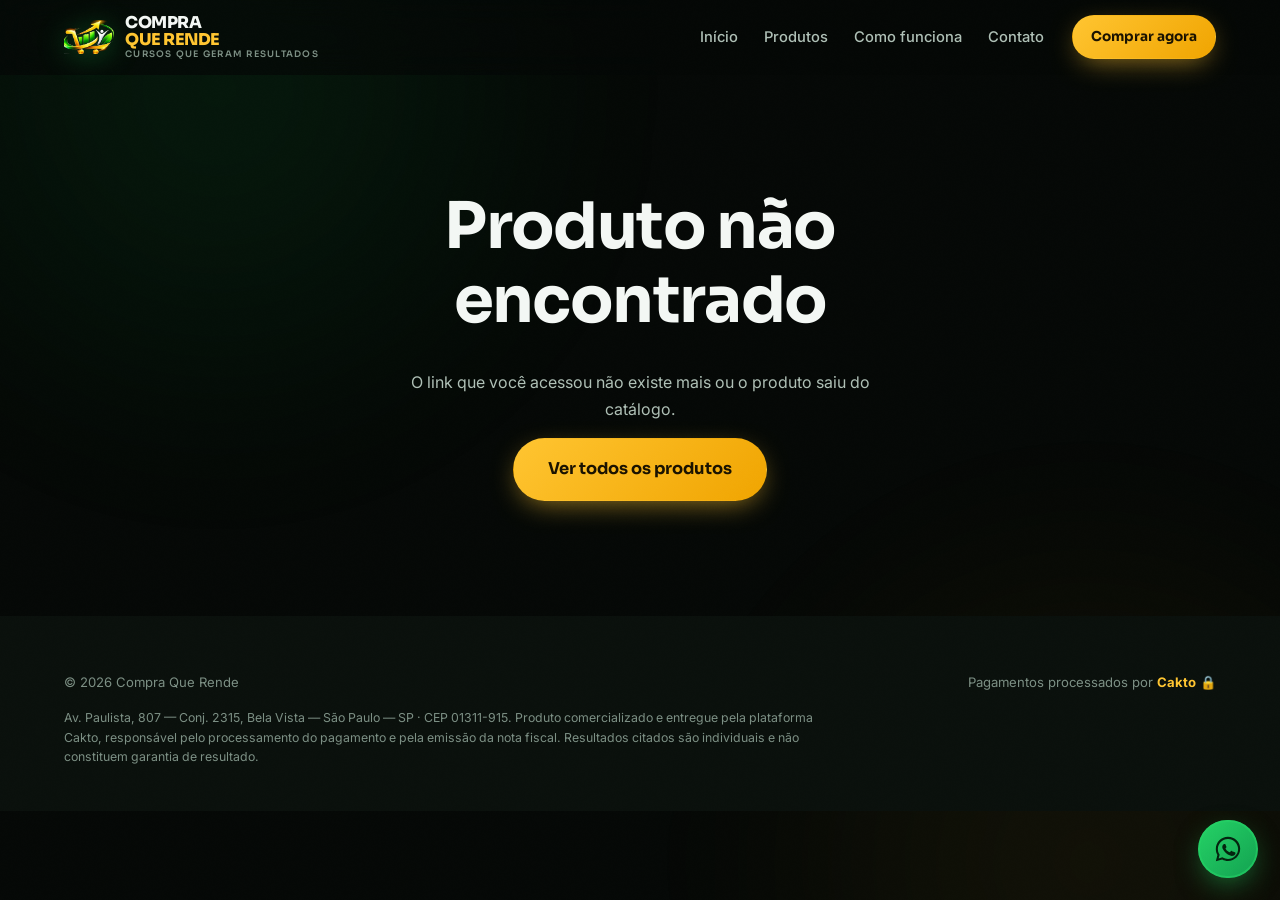
<file: produto.html>
<!DOCTYPE html>
<html lang="pt-BR">
<head>
<meta charset="UTF-8">
<meta name="viewport" content="width=device-width, initial-scale=1">
<title>Carregando produto… — Compra Que Rende</title>
<meta name="description" content="Detalhes do produto, conteúdo, o que está incluso e condições de compra.">
<meta name="theme-color" content="#050806">
<meta property="og:type" content="product">
<meta property="og:locale" content="pt_BR">
<meta property="og:site_name" content="Compra Que Rende">
<meta property="og:title" content="Compra Que Rende">
<meta property="og:description" content="Cursos, e-books e guias a partir de R$ 9,90, com 7 dias de garantia.">
<meta property="og:image" content="https://compraquerende.com.br/assets/img/og.jpg">
<meta property="og:image:width" content="1200">
<meta property="og:image:height" content="630">
<meta property="og:url" content="https://compraquerende.com.br/produtos">
<meta name="twitter:card" content="summary_large_image">
<meta name="twitter:title" content="Compra Que Rende">
<meta name="twitter:description" content="Cursos, e-books e guias a partir de R$ 9,90, com 7 dias de garantia.">
<meta name="twitter:image" content="https://compraquerende.com.br/assets/img/og.jpg">

<link rel="icon" href="assets/img/favicon.png">
<link rel="preconnect" href="https://fonts.googleapis.com">
<link rel="preconnect" href="https://fonts.gstatic.com" crossorigin>
<link href="https://fonts.googleapis.com/css2?family=Sora:wght@400;600;700;800&family=Inter:wght@400;500;600;700&display=swap" rel="stylesheet">
<link rel="stylesheet" href="assets/css/style.css">
<link rel="stylesheet" href="assets/css/effects.css">
</head>
<body class="has-buybar">

<div class="aurora" aria-hidden="true"></div>
<div class="grain" aria-hidden="true"></div>
<div class="scroll-progress" aria-hidden="true"></div>

<header class="header">
  <div class="container header__inner">
    <a class="logo" href="index.html">
      <svg class="logo__mark" viewBox="0 0 48 48" fill="none" aria-hidden="true">
        <defs>
          <linearGradient id="lgG2" x1="0" y1="0" x2="1" y2="1"><stop offset="0" stop-color="#2BFF6E"/><stop offset="1" stop-color="#0FB847"/></linearGradient>
          <linearGradient id="lgY2" x1="0" y1="0" x2="1" y2="1"><stop offset="0" stop-color="#FFE07A"/><stop offset="1" stop-color="#F0A400"/></linearGradient>
        </defs>
        <path d="M4 9h6l5.2 20.5h20.4l4.4-14.2H14.2" stroke="url(#lgY2)" stroke-width="3.4" stroke-linecap="round" stroke-linejoin="round"/>
        <circle cx="18.5" cy="38.5" r="3.4" fill="url(#lgY2)"/>
        <circle cx="33.5" cy="38.5" r="3.4" fill="url(#lgY2)"/>
        <rect x="19" y="21" width="3.6" height="6"  rx="1.4" fill="url(#lgG2)"/>
        <rect x="25" y="17" width="3.6" height="10" rx="1.4" fill="url(#lgG2)"/>
        <rect x="31" y="12" width="3.6" height="15" rx="1.4" fill="url(#lgG2)"/>
        <path d="M18 17.5 26 10l4.5 4.5L39 6" stroke="url(#lgG2)" stroke-width="3" stroke-linecap="round" stroke-linejoin="round"/>
        <path d="M32 5.5h7.5V13" stroke="url(#lgG2)" stroke-width="3" stroke-linecap="round" stroke-linejoin="round"/>
      </svg>
      <span class="logo__txt">COMPRA <b>QUE RENDE</b><i>cursos que geram resultados</i></span>
    </a>

    <nav class="nav">
      <a href="index.html">Início</a>
      <a href="produtos.html">Produtos</a>
      <a href="index.html#como-funciona">Como funciona</a>
      <a href="contato.html">Contato</a>
    </nav>

    <div class="header__actions">
      <a class="btn btn--buy btn--sm" href="#" id="ctaHeader">Comprar agora</a>
    </div>

    <button class="burger" aria-label="Abrir menu">&#9776;</button>
  </div>
</header>

<div class="mobile-menu">
  <a href="index.html">Início</a>
  <a href="produtos.html">Produtos</a>
  <a href="index.html#como-funciona">Como funciona</a>
  <a href="contato.html">Contato</a>
</div>

<main id="conteudo"></main>

<div class="buybar" id="buybar"></div>

<footer class="footer">
  <div class="container">
    <div class="footer__bottom" style="border-top:none;padding-top:0">
      <span>© <span id="ano"></span> Compra Que Rende</span>
      <span>Pagamentos processados por <b class="gold-text">Cakto</b> 🔒</span>
    </div>
    <p class="footer__disclaimer" id="rodapeEndereco"></p>
  </div>
</footer>

<script src="assets/js/data.js"></script>
<script src="assets/js/conteudo.js"></script>
<script src="assets/js/app.js"></script>
<script>
function renderizarProduto(){
/* =========================================================
   PÁGINA DE PRODUTO
   Lê ?p=slug da URL e monta a página a partir do catálogo.
   ========================================================= */
document.getElementById('ano').textContent = new Date().getFullYear();

const slug = new URLSearchParams(location.search).get('p');
const p = slug ? DB.porSlug(slug) : null;
const alvo = document.getElementById('conteudo');

if (!p){
  document.body.classList.remove('has-buybar');
  alvo.innerHTML = `
    <section class="section">
      <div class="container center" style="max-width:520px">
        <h1>Produto não encontrado</h1>
        <p>O link que você acessou não existe mais ou o produto saiu do catálogo.</p>
        <a class="btn btn--buy btn--lg" href="produtos.html">Ver todos os produtos</a>
      </div>
    </section>`;
} else {
  document.title = `${p.titulo} — ${DB.nomeTipo(p.tipo)} por ${fmtBRL(p.preco)} | Compra Que Rende`;
  document.querySelector('meta[name="description"]').content = p.descricaoCurta;

  /* =========================================================
     SEO da página de produto

     O HTML é um só para todos os produtos, e quem preenche é o
     JavaScript. O Google renderiza JS antes de indexar, então
     canonical, Open Graph e dados estruturados escritos aqui
     valem para ele.

     Já o robô do WhatsApp e do Facebook **não executa JS**: a
     prévia de um link compartilhado usa o que veio no HTML, que
     é o cartão genérico da marca. Para ter prévia por produto
     seria preciso gerar uma página por produto no deploy, ou pôr
     um servidor na frente — nenhum dos dois se justifica ainda.
     ========================================================= */
  const urlProduto = `https://compraquerende.com.br/produto?p=${encodeURIComponent(p.slug || '')}`;
  const capaAbsoluta = (p.capa && p.capa.startsWith('http'))
    ? p.capa
    : 'https://compraquerende.com.br/assets/img/og.jpg';

  const canonical = document.createElement('link');
  canonical.rel = 'canonical';
  canonical.href = urlProduto;
  document.head.appendChild(canonical);

  const meta = {
    'og:title':       `${p.titulo} — ${DB.nomeTipo(p.tipo)}`,
    'og:description': p.descricaoCurta,
    'og:image':       capaAbsoluta,
    'og:url':         urlProduto,
    'twitter:title':  `${p.titulo} — ${DB.nomeTipo(p.tipo)}`,
    'twitter:description': p.descricaoCurta,
    'twitter:image':  capaAbsoluta
  };
  Object.entries(meta).forEach(([chave, valor]) => {
    const seletor = chave.startsWith('og:')
      ? `meta[property="${chave}"]`
      : `meta[name="${chave}"]`;
    const el = document.querySelector(seletor);
    if (el) el.content = valor;
  });

  /* Dados estruturados: é o que permite o Google mostrar preço e
     disponibilidade direto no resultado da busca. Sem nota nem
     número de avaliações de propriedade — declarar avaliação que
     não existe é motivo de punição manual no Search Console. */
  const dados = {
    '@context': 'https://schema.org',
    '@type': 'Product',
    name: p.titulo,
    description: p.descricaoCurta,
    image: capaAbsoluta,
    category: DB.nomeCategoria(p.categoria),
    brand: { '@type': 'Brand', name: 'Compra Que Rende' },
    offers: {
      '@type': 'Offer',
      url: urlProduto,
      price: Number(p.preco).toFixed(2),
      priceCurrency: 'BRL',
      availability: 'https://schema.org/InStock',
      seller: { '@type': 'Organization', name: 'Compra Que Rende' }
    }
  };
  if (p.nota && p.alunos){
    dados.aggregateRating = {
      '@type': 'AggregateRating',
      ratingValue: p.nota,
      reviewCount: p.alunos
    };
  }

  const ld = document.createElement('script');
  ld.type = 'application/ld+json';
  ld.textContent = JSON.stringify(dados);
  document.head.appendChild(ld);

  const off = p.precoDe ? Math.round((1 - p.preco / p.precoDe) * 100) : 0;
  const ehCurso = p.tipo === 'curso';

  alvo.innerHTML = `
  <div class="container">
    <nav class="breadcrumb">
      <a href="index.html">Início</a> ›
      <a href="produtos.html">Produtos</a> ›
      <a href="produtos.html?cat=${encodeURIComponent(p.categoria || '')}">${esc(DB.nomeCategoria(p.categoria))}</a> ›
      <span>${esc(p.titulo)}</span>
    </nav>

    <div class="pdp">

      <!-- ===== Coluna principal ===== -->
      <div>
        <!-- O nome escrito por cima e o conteudo da capa de reserva:
             sem foto, o quadro seria um gradiente vazio. Com foto, ele
             so atravessa a imagem — e o mesmo nome esta no <h1> logo
             abaixo, entao nao se perde nada tirando. -->
        <div class="pdp__media reveal-zoom" style="background:${DB.capa(p, 1280)}">
          ${p.capa ? '' : `<span class="grad-text">${esc(p.titulo)}</span>`}
        </div>

        <span class="eyebrow reveal">
          <span class="dot"></span>
          ${esc(DB.iconeTipo(p.tipo))} ${esc(DB.nomeTipo(p.tipo))} · ${esc(DB.nomeCategoria(p.categoria))}
        </span>
        <h1 class="reveal">${esc(p.titulo)}</h1>
        <p class="pdp__lead reveal" data-delay="60">${esc(p.subtitulo)}</p>

        <div class="card__meta reveal" data-delay="90" style="border-bottom:none;padding-bottom:0">
          ${p.nota   ? `<span class="gold-text">★ ${esc(p.nota)}</span>` : ''}
          ${p.alunos ? `<span>${esc(Number(p.alunos).toLocaleString('pt-BR'))} pessoas compraram</span>` : ''}
          ${DB.metaDe(p).map(m => `<span>${esc(m)}</span>`).join('')}
        </div>

        ${!(p.modulos || []).length ? '' : `
        <h2 class="reveal" style="margin-top:48px">
          ${ehCurso ? 'O que você vai aprender' : 'O que tem dentro'}
        </h2>
        <div class="modules">
          ${p.modulos.map((m, i) => `
            <div class="module spotlight reveal" data-delay="${i * 70}">
              <div class="module__n">${String(i + 1).padStart(2, '0')}</div>
              <div>
                <h4>${esc(m.titulo)}</h4>
                <p>${esc(m.desc)}</p>
              </div>
            </div>`).join('')}
        </div>`}

        <h2 class="reveal" style="margin-top:56px">Para quem é</h2>
        <ul class="checklist">
          ${p.paraQuem.map((t, i) => `<li class="reveal" data-delay="${i * 70}"><i>✓</i><span>${esc(t)}</span></li>`).join('')}
        </ul>

        <div class="guarantee reveal-zoom">
          <div class="guarantee__seal">7 DIAS<br>GARANTIA</div>
          <div>
            <h3>Risco zero para você</h3>
            <p>
              Comprou, acessou e achou que não é para você? Pede o reembolso dentro de 7 dias
              direto na Cakto e recebe <b>100% do valor de volta</b> — sem precisar justificar
              e sem letra miúda.
            </p>
          </div>
        </div>

        <div class="ajuda-box reveal">
          <div>
            <h3 style="margin-bottom:6px">Ficou com dúvida sobre este produto?</h3>
            <p class="mb-0">Chama no WhatsApp antes de comprar. Se não for para você, a gente fala.</p>
          </div>
          <a class="btn btn--primary" id="ctaWhatsProduto" target="_blank" rel="noopener">💬 Perguntar</a>
        </div>
      </div>

      <!-- ===== Caixa de compra ===== -->
      <aside>
        <div class="pdp__box glow-border is-always">
          ${off ? `<span class="card__badge card__badge--hot" style="position:static;display:inline-block;margin-bottom:14px">${off}% de desconto</span>` : ''}

          <div class="pdp__price">
            <span class="now">${fmtBRL(p.preco)}</span>
            ${p.precoDe ? `<span class="old">${fmtBRL(p.precoDe)}</span>` : ''}
          </div>
          <div class="pdp__installment">à vista no Pix · ou parcelado no cartão</div>

          <button class="btn btn--buy btn--lg btn--block btn--pulse" id="btnComprar">
            Comprar agora →
          </button>

          <ul>
            ${p.beneficios.map(b => `<li><i>✓</i><span>${esc(b)}</span></li>`).join('')}
          </ul>

          <div class="pdp__secure">
            🔒 Compra segura processada pela <b>Cakto</b><br>
            Pix · Cartão · Boleto
          </div>
        </div>
      </aside>

    </div>

    <!-- ===== Relacionados ===== -->
    <section class="section section--tight">
      <div class="sec-head reveal">
        <h2>Quem viu este também levou</h2>
      </div>
      <div class="grid" id="relacionados"></div>
    </section>
  </div>`;

  /* ---- Botões de compra → Cakto ---- */
  const comprar = origem => irParaHotmart(p, origem);
  document.getElementById('btnComprar').addEventListener('click', () => comprar('pdp-principal'));
  document.getElementById('ctaHeader').addEventListener('click', e => { e.preventDefault(); comprar('topo'); });

  /* ---- WhatsApp com o nome do produto na mensagem ---- */
  document.getElementById('ctaWhatsProduto').href =
    linkWhats(`Olá! Tenho uma dúvida sobre o produto "${p.titulo}".`);

  /* ---- Barra fixa mobile ---- */
  document.getElementById('buybar').innerHTML = `
    <div class="price">
      ${p.precoDe ? `<span class="price__old">${fmtBRL(p.precoDe)}</span>` : ''}
      <span class="price__now">${fmtBRL(p.preco)}</span>
    </div>
    <button class="btn btn--buy" id="btnComprarMobile">Comprar agora</button>`;
  document.getElementById('btnComprarMobile').addEventListener('click', () => comprar('barra'));

  /* ---- Relacionados: mesma categoria primeiro ---- */
  let rel = DB.listar().filter(x => x.categoria === p.categoria && x.id !== p.id);
  if (rel.length < 3){
    rel = rel.concat(DB.listar().filter(x => x.categoria !== p.categoria && x.id !== p.id));
  }
  document.getElementById('relacionados').innerHTML =
    rel.slice(0, 3).map((x, i) => cardProduto(x, i)).join('');

  initReveal();
  initTilt();
}

document.getElementById('rodapeEndereco').innerHTML =
  `${esc(CONTATO.endereco)} — ${esc(CONTATO.cidade)} · CEP ${esc(CONTATO.cep)}. ` +
  `Produto comercializado e entregue pela plataforma Cakto, responsável pelo processamento do ` +
  `pagamento e pela emissão da nota fiscal. Resultados citados são individuais e não constituem ` +
  `garantia de resultado.`;

/* Reaplica os textos do painel: quando o app.js rodou, a
   resposta do servidor ainda não tinha chegado. */
Site.aplicar();
}
</script>

<script type="module">
/* Busca catálogo e textos na API do servidor e só então desenha a
   página. Se o servidor estiver fora ou demorar, iniciar() devolve
   sem erro e a página abre com os dados de exemplo. */
import { iniciar } from './assets/js/api.js';
await iniciar();
renderizarProduto();
</script>

</body>
</html>
</file>
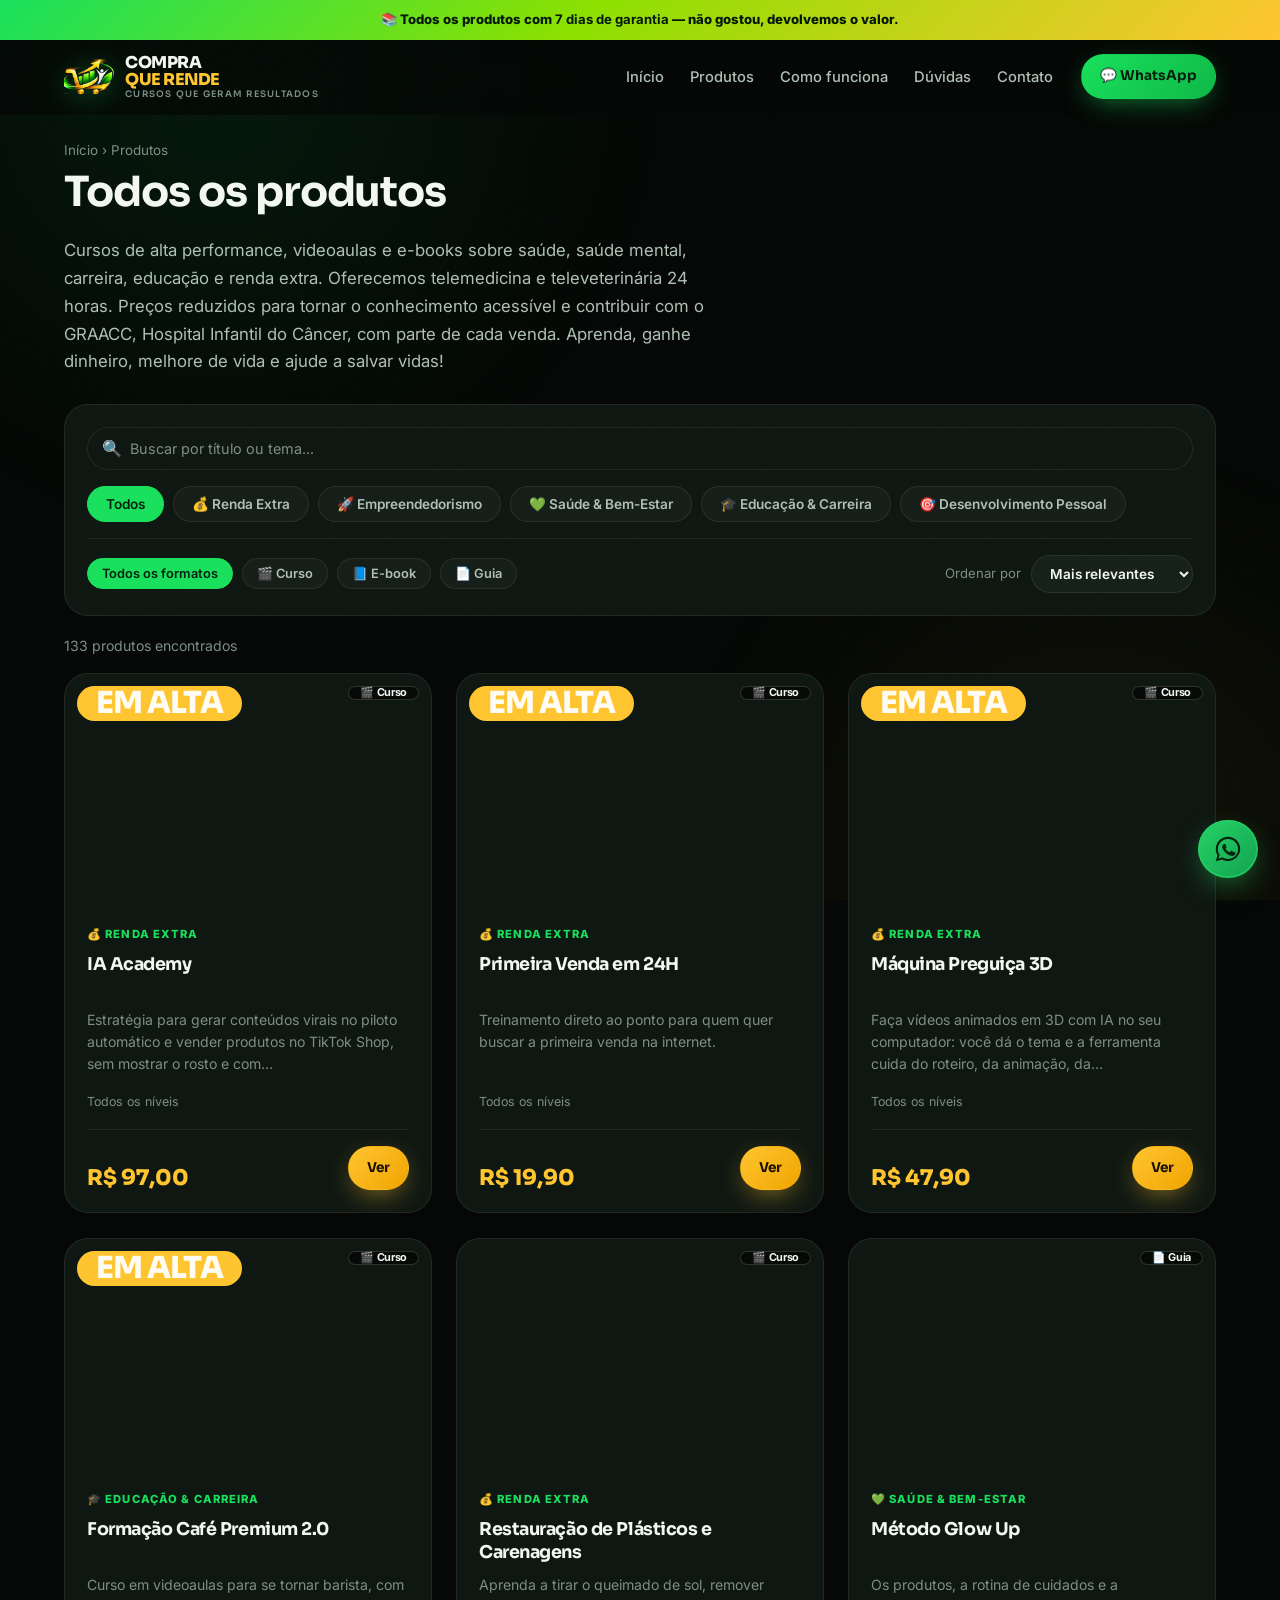
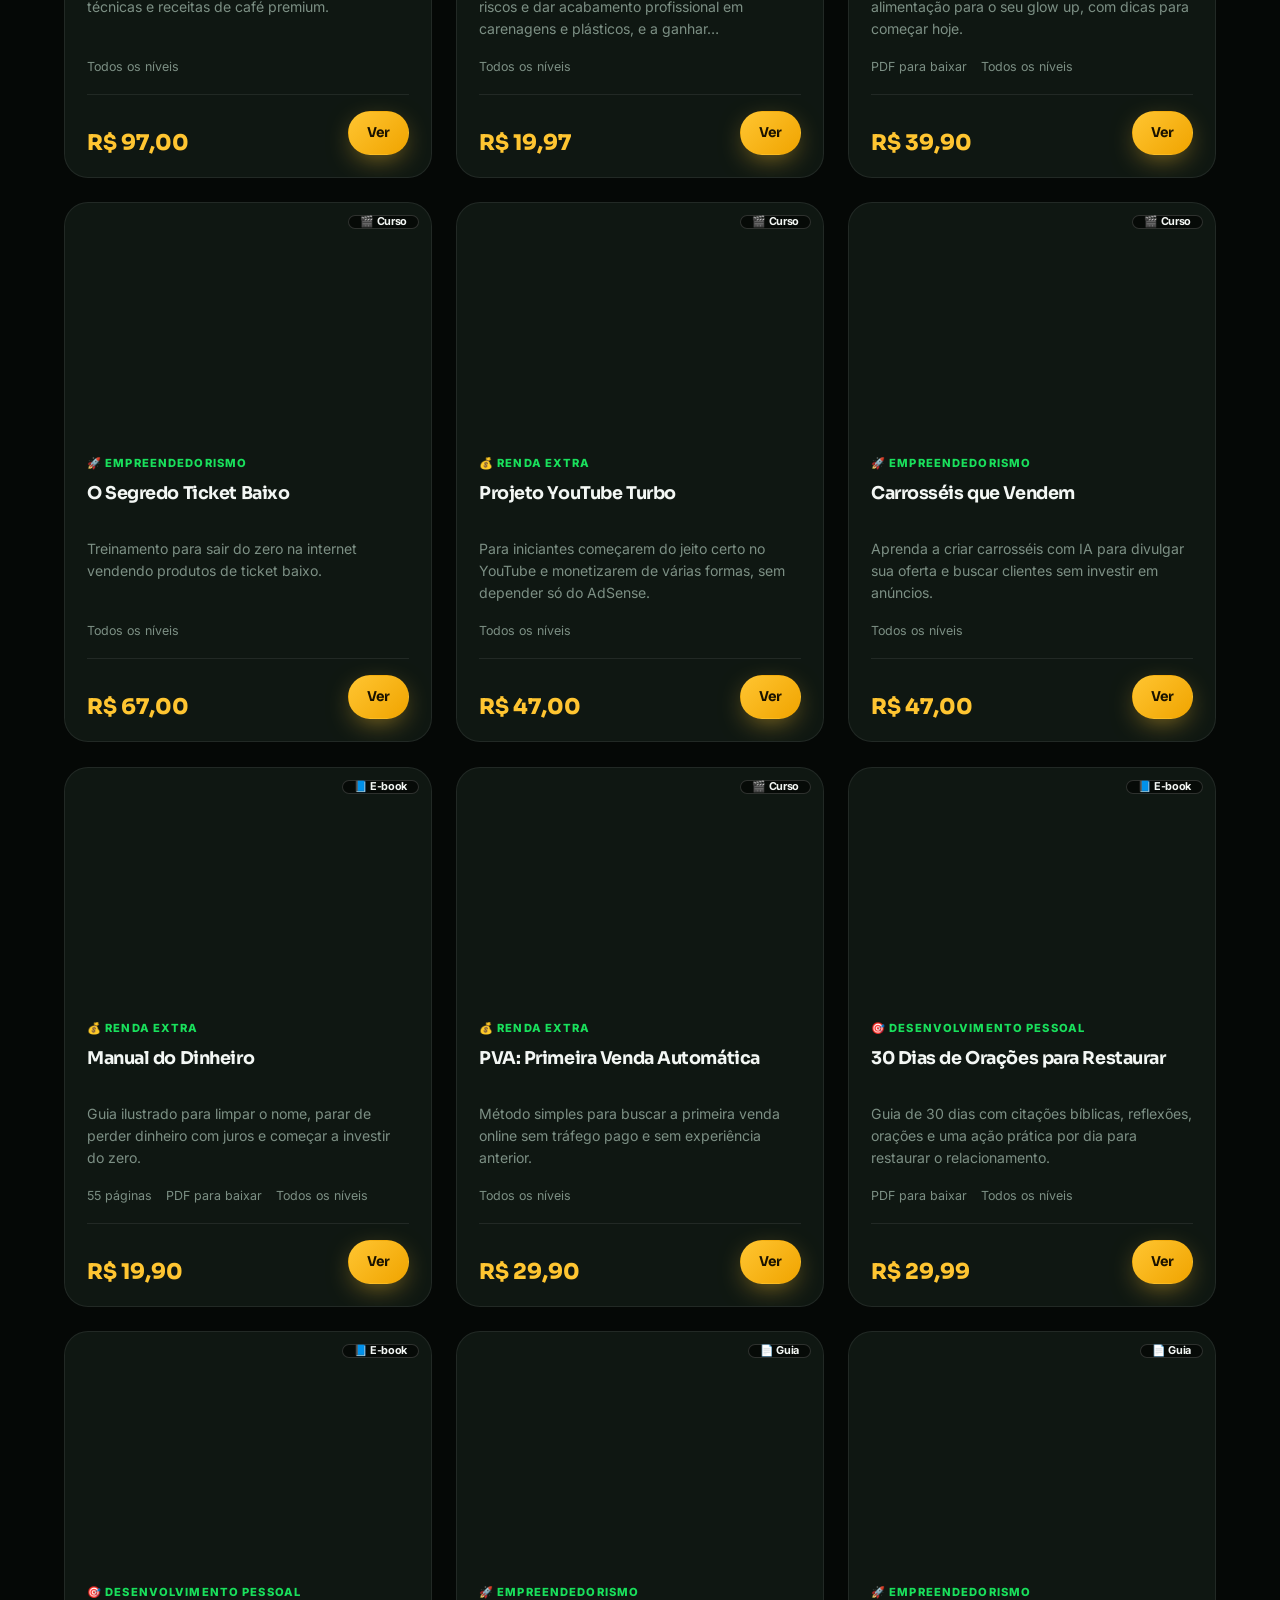
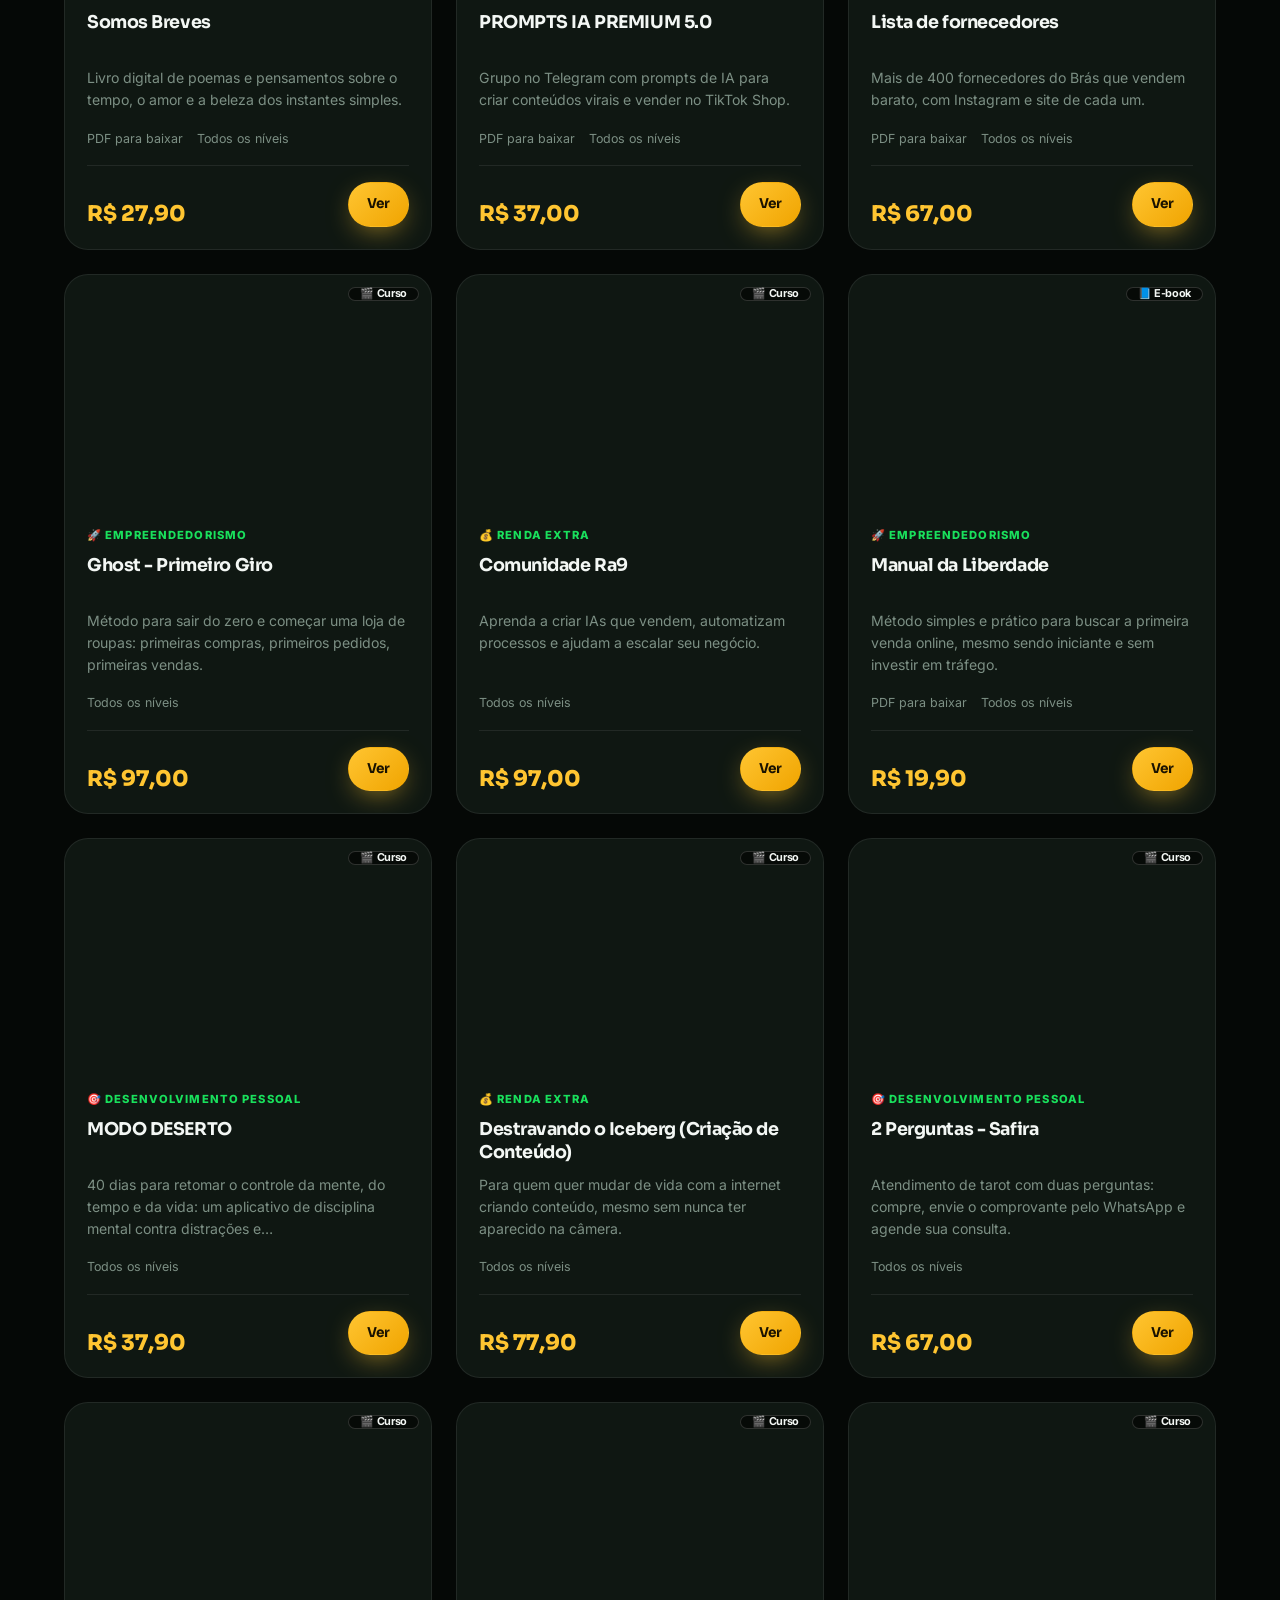
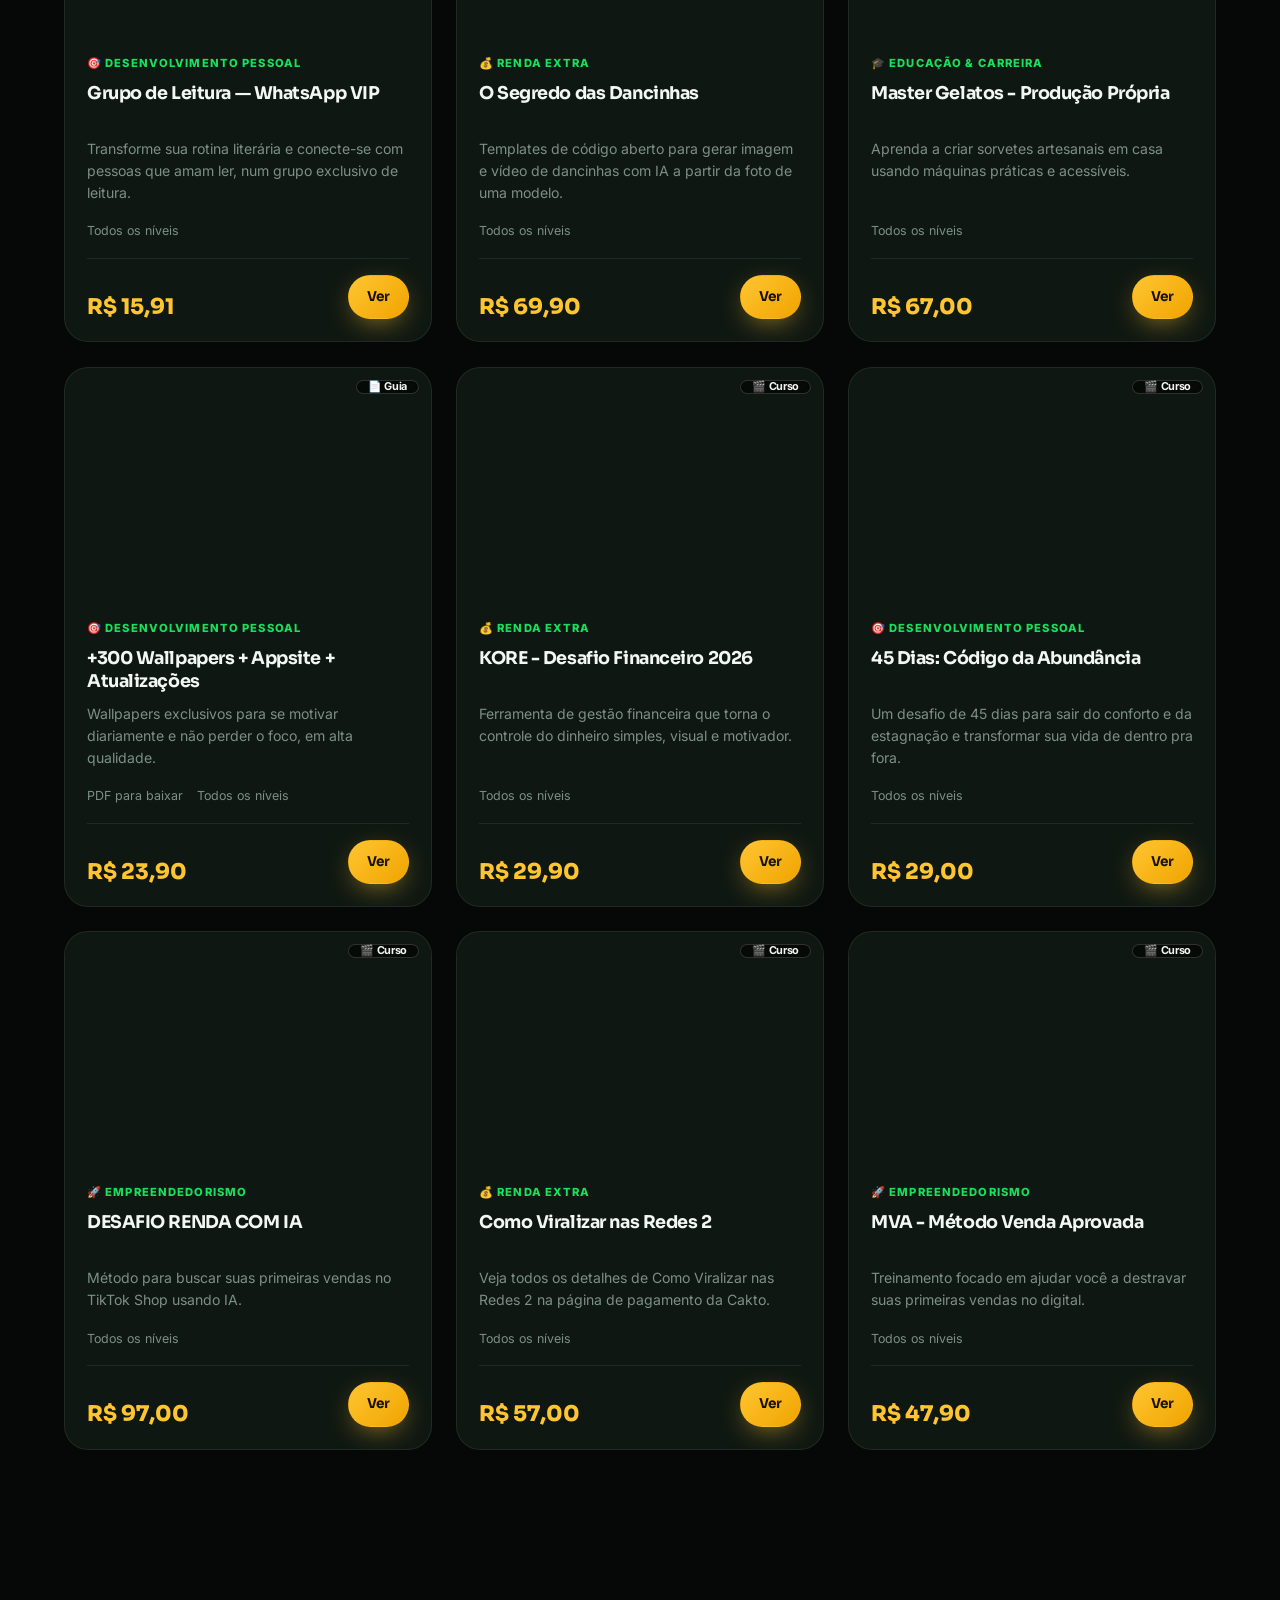
<file: produtos.html>
<!DOCTYPE html>
<html lang="pt-BR">
<head>
<meta charset="UTF-8">
<meta name="viewport" content="width=device-width, initial-scale=1">
<title>Produtos — Cursos, e-books e guias a partir de R$ 9,90 | Compra Que Rende</title>
<meta name="description" content="Catálogo completo de infoprodutos de baixo custo: cursos online, e-books e guias sobre renda extra, empreendedorismo, saúde, segurança, educação e desenvolvimento pessoal.">
<meta name="keywords" content="compras, comprar curso online barato, e-book renda extra, infoproduto low ticket">
<meta name="theme-color" content="#050806">
<meta property="og:type" content="website">
<meta property="og:locale" content="pt_BR">
<meta property="og:site_name" content="Compra Que Rende">
<meta property="og:title" content="Produtos — Cursos, e-books e guias a partir de R$ 9,90">
<meta property="og:description" content="Catálogo completo de infoprodutos de baixo custo: renda extra, empreendedorismo, saúde, segurança, educação e desenvolvimento pessoal.">
<meta property="og:image" content="https://compraquerende.com.br/assets/img/og.jpg">
<meta property="og:image:width" content="1200">
<meta property="og:image:height" content="630">
<meta property="og:url" content="https://compraquerende.com.br/produtos">
<meta name="twitter:card" content="summary_large_image">
<meta name="twitter:title" content="Produtos — Cursos, e-books e guias a partir de R$ 9,90">
<meta name="twitter:description" content="Catálogo completo de infoprodutos de baixo custo: renda extra, empreendedorismo, saúde, segurança, educação e desenvolvimento pessoal.">
<meta name="twitter:image" content="https://compraquerende.com.br/assets/img/og.jpg">

<link rel="canonical" href="https://compraquerende.com.br/produtos">
<link rel="icon" href="assets/img/favicon.png">
<link rel="preconnect" href="https://fonts.googleapis.com">
<link rel="preconnect" href="https://fonts.gstatic.com" crossorigin>
<link href="https://fonts.googleapis.com/css2?family=Sora:wght@400;600;700;800&family=Inter:wght@400;500;600;700&display=swap" rel="stylesheet">
<link rel="stylesheet" href="assets/css/style.css">
<link rel="stylesheet" href="assets/css/effects.css">
</head>
<body>

<div class="aurora" aria-hidden="true"></div>
<div class="grain" aria-hidden="true"></div>
<div class="scroll-progress" aria-hidden="true"></div>

<div class="topbar">
  📚 Todos os produtos com <b>7 dias de garantia</b> — não gostou, devolvemos o valor.
</div>

<header class="header">
  <div class="container header__inner">
    <a class="logo" href="index.html">
      <svg class="logo__mark" viewBox="0 0 48 48" fill="none" aria-hidden="true">
        <defs>
          <linearGradient id="lgGp" x1="0" y1="0" x2="1" y2="1"><stop offset="0" stop-color="#2BFF6E"/><stop offset="1" stop-color="#0FB847"/></linearGradient>
          <linearGradient id="lgYp" x1="0" y1="0" x2="1" y2="1"><stop offset="0" stop-color="#FFE07A"/><stop offset="1" stop-color="#F0A400"/></linearGradient>
        </defs>
        <path d="M4 9h6l5.2 20.5h20.4l4.4-14.2H14.2" stroke="url(#lgYp)" stroke-width="3.4" stroke-linecap="round" stroke-linejoin="round"/>
        <circle cx="18.5" cy="38.5" r="3.4" fill="url(#lgYp)"/>
        <circle cx="33.5" cy="38.5" r="3.4" fill="url(#lgYp)"/>
        <rect x="19" y="21" width="3.6" height="6"  rx="1.4" fill="url(#lgGp)"/>
        <rect x="25" y="17" width="3.6" height="10" rx="1.4" fill="url(#lgGp)"/>
        <rect x="31" y="12" width="3.6" height="15" rx="1.4" fill="url(#lgGp)"/>
        <path d="M18 17.5 26 10l4.5 4.5L39 6" stroke="url(#lgGp)" stroke-width="3" stroke-linecap="round" stroke-linejoin="round"/>
        <path d="M32 5.5h7.5V13" stroke="url(#lgGp)" stroke-width="3" stroke-linecap="round" stroke-linejoin="round"/>
      </svg>
      <span class="logo__txt">COMPRA <b>QUE RENDE</b><i>cursos que geram resultados</i></span>
    </a>

    <nav class="nav">
      <a href="index.html">Início</a>
      <a href="produtos.html">Produtos</a>
      <a href="index.html#como-funciona">Como funciona</a>
      <a href="index.html#faq">Dúvidas</a>
      <a href="contato.html">Contato</a>
    </nav>

    <div class="header__actions">
      <a class="btn btn--primary btn--sm" id="ctaWhatsTopo" target="_blank" rel="noopener">💬 WhatsApp</a>
    </div>

    <button class="burger" aria-label="Abrir menu">&#9776;</button>
  </div>
</header>

<div class="mobile-menu">
  <a href="index.html">Início</a>
  <a href="produtos.html">Produtos</a>
  <a href="index.html#como-funciona">Como funciona</a>
  <a href="index.html#faq">Dúvidas</a>
  <a href="contato.html">Contato</a>
</div>

<main>
  <div class="container">
    <nav class="breadcrumb">
      <a href="index.html">Início</a> › <span>Produtos</span>
    </nav>

    <div class="sec-head" style="margin-bottom:28px">
      <h1 style="font-size:clamp(1.9rem,4vw,2.6rem)">Todos os produtos</h1>
      <p>Cursos de alta performance, videoaulas e e-books sobre saúde, saúde mental, carreira, educação e renda extra. Oferecemos telemedicina e televeterinária 24 horas. Preços reduzidos para tornar o conhecimento acessível e contribuir com o GRAACC, Hospital Infantil do Câncer, com parte de cada venda. Aprenda, ganhe dinheiro, melhore de vida e ajude a salvar vidas!</p>
    </div>
  </div>

  <!-- ===== Barra de filtros ===== -->
  <div class="container">
    <div class="filtros">

      <div class="search">
        <span class="search__icon">🔍</span>
        <input type="search" id="busca" placeholder="Buscar por título ou tema..." aria-label="Buscar produto">
      </div>

      <div class="filtros__linha">
        <div class="chips" id="chipsCategoria"></div>
      </div>

      <div class="filtros__linha filtros__linha--fim">
        <div class="chips" id="chipsTipo"></div>
        <label class="ordenar">
          <span class="muted">Ordenar por</span>
          <select id="ordenar">
            <option value="relevancia">Mais relevantes</option>
            <option value="vendidos">Mais vendidos</option>
            <option value="menor-preco">Menor preço</option>
            <option value="maior-preco">Maior preço</option>
            <option value="avaliacao">Melhor avaliados</option>
          </select>
        </label>
      </div>

    </div>

    <div class="resultado-bar">
      <span id="contador" class="muted"></span>
      <button class="btn btn--ghost btn--sm" id="limpar" hidden>Limpar filtros</button>
    </div>
  </div>

  <!-- ===== Grade ===== -->
  <section class="section section--tight" style="padding-top:8px">
    <div class="container">
      <div class="grid" id="gridProdutos"></div>
    </div>
  </section>

  <!-- ===== Ajuda ===== -->
  <section class="section section--alt">
    <div class="container center">
      <h2>Não sabe qual escolher?</h2>
      <p class="muted" style="max-width:520px;margin:0 auto 24px">
        Me conta o que você procura pelo WhatsApp que eu te indico o produto certo — ou te digo se nenhum serve.
      </p>
      <a class="btn btn--primary btn--lg" id="ctaWhatsAjuda" target="_blank" rel="noopener">
        💬 Pedir uma indicação
      </a>
    </div>
  </section>
</main>

<footer class="footer">
  <div class="container">
    <div class="footer__bottom" style="border-top:none;padding-top:0">
      <span>© <span id="ano"></span> Compra Que Rende</span>
      <span>Pagamentos processados por <b class="gold-text">Cakto</b> 🔒</span>
    </div>
    <p class="footer__disclaimer" id="rodapeEndereco"></p>
  </div>
</footer>

<script src="assets/js/data.js"></script>
<script src="assets/js/conteudo.js"></script>
<script src="assets/js/app.js"></script>
<script>
function renderizarProdutos(){
/* =========================================================
   PÁGINA DE PRODUTOS
   Filtro por categoria, por formato, busca e ordenação.
   Aceita ?cat=renda e ?tipo=ebook vindos da home.
   ========================================================= */
document.getElementById('ano').textContent = new Date().getFullYear();

const params = new URLSearchParams(location.search);
let estado = {
  categoria: params.get('cat')  || 'todos',
  tipo:      params.get('tipo') || 'todos',
  termo:     params.get('q')    || '',
  ordem:     'relevancia'
};

if (estado.termo) document.getElementById('busca').value = estado.termo;

/* ---- Chips de categoria ---- */
document.getElementById('chipsCategoria').innerHTML = DB.categorias.map(c => `
  <button class="chip ${c.id === estado.categoria ? 'is-active' : ''}" data-cat="${esc(c.id)}">
    ${c.id === 'todos' ? '' : esc(c.icone) + ' '}${esc(c.nome)}
  </button>`).join('');

/* ---- Chips de formato ---- */
const TIPOS_LISTA = [{ id: 'todos', nome: 'Todos os formatos', icone: '' }]
  .concat(Object.entries(DB.tipos).map(([id, t]) => ({ id, nome: t.nome, icone: t.icone })));

document.getElementById('chipsTipo').innerHTML = TIPOS_LISTA.map(t => `
  <button class="chip chip--sm ${t.id === estado.tipo ? 'is-active' : ''}" data-tipo="${esc(t.id)}">
    ${esc(t.icone)} ${esc(t.nome)}
  </button>`).join('');

/* ---- Render ---- */
function render(){
  const lista = DB.ordenar(
    DB.filtrar(estado.categoria, estado.termo, estado.tipo),
    estado.ordem
  );

  const el = document.getElementById('gridProdutos');
  el.innerHTML = lista.length
    ? lista.map((p, i) => cardProduto(p, i)).join('')
    : `<div class="empty">
         <h3>Nenhum produto encontrado</h3>
         <p>Tente outra palavra, outro tema ou limpe os filtros.</p>
         <button class="btn btn--ghost" onclick="limparFiltros()">Limpar filtros</button>
       </div>`;

  document.getElementById('contador').textContent = lista.length === 1
    ? '1 produto encontrado'
    : `${lista.length} produtos encontrados`;

  const filtrando = estado.categoria !== 'todos' || estado.tipo !== 'todos' || estado.termo;
  document.getElementById('limpar').hidden = !filtrando;

  /* Mantém a URL compartilhável */
  const q = new URLSearchParams();
  if (estado.categoria !== 'todos') q.set('cat', estado.categoria);
  if (estado.tipo !== 'todos')      q.set('tipo', estado.tipo);
  if (estado.termo)                 q.set('q', estado.termo);
  history.replaceState(null, '', q.toString() ? `?${q}` : location.pathname);

  initReveal();
  initTilt();
}

/* Exposta no escopo global porque o botão do estado vazio é
   criado por innerHTML e chama pelo onclick. */
window.limparFiltros = function limparFiltros(){
  estado = { categoria: 'todos', tipo: 'todos', termo: '', ordem: estado.ordem };
  document.getElementById('busca').value = '';
  document.querySelectorAll('[data-cat]').forEach(c => c.classList.toggle('is-active', c.dataset.cat === 'todos'));
  document.querySelectorAll('[data-tipo]').forEach(c => c.classList.toggle('is-active', c.dataset.tipo === 'todos'));
  render();
};

/* ---- Eventos ---- */
document.getElementById('chipsCategoria').addEventListener('click', e => {
  const chip = e.target.closest('[data-cat]');
  if (!chip) return;
  document.querySelectorAll('[data-cat]').forEach(c => c.classList.remove('is-active'));
  chip.classList.add('is-active');
  estado.categoria = chip.dataset.cat;
  render();
});

document.getElementById('chipsTipo').addEventListener('click', e => {
  const chip = e.target.closest('[data-tipo]');
  if (!chip) return;
  document.querySelectorAll('[data-tipo]').forEach(c => c.classList.remove('is-active'));
  chip.classList.add('is-active');
  estado.tipo = chip.dataset.tipo;
  render();
});

document.getElementById('ordenar').addEventListener('change', e => {
  estado.ordem = e.target.value;
  render();
});

let debounce;
document.getElementById('busca').addEventListener('input', e => {
  clearTimeout(debounce);
  debounce = setTimeout(() => { estado.termo = e.target.value; render(); }, 250);
});

document.getElementById('limpar').addEventListener('click', limparFiltros);

/* ---- WhatsApp ---- */
document.getElementById('ctaWhatsTopo').href  = linkWhats();
document.getElementById('ctaWhatsAjuda').href = linkWhats('Olá! Estou vendo o catálogo e não sei qual produto escolher. Pode me ajudar?');
document.getElementById('rodapeEndereco').innerHTML =
  `${esc(CONTATO.endereco)} — ${esc(CONTATO.cidade)} · CEP ${esc(CONTATO.cep)}. ` +
  `Produtos comercializados e entregues pela plataforma Cakto, responsável pelo processamento ` +
  `dos pagamentos e pela entrega dos produtos, que são de produtores parceiros.`;

render();

/* Reaplica os textos do painel: quando o app.js rodou, a
   resposta do servidor ainda não tinha chegado. */
Site.aplicar();
}
</script>

<script type="module">
/* Busca catálogo e textos na API do servidor e só então desenha a
   página. Se o servidor estiver fora ou demorar, iniciar() devolve
   sem erro e a página abre com os dados de exemplo. */
import { iniciar } from './assets/js/api.js';
await iniciar();
renderizarProdutos();
</script>

</body>
</html>
</file>
<file: assets/css/style.css>
/* =========================================================
   COMPRA QUE RENDE — Design System
   Tema escuro. Cores tiradas do logo: preto + verde + dourado.
   Para adaptar, mexa só nas variáveis de :root.
   ========================================================= */

:root{
  /* --- Base escura --- */
  --bg:         #050806;
  --bg-2:       #0A100C;
  --surface:    #0F1712;
  --surface-2:  #16211A;
  --border:     rgba(255,255,255,.08);
  --border-2:   rgba(255,255,255,.16);

  /* --- Texto --- */
  --text:       #F3F7F4;
  --text-2:     #AFC0B6;
  --muted:      #7C8F84;

  /* --- Marca --- */
  --green:      #19E05C;
  --green-600:  #0FB847;
  --green-soft: rgba(25,224,92,.12);
  --gold:       #FFC531;
  --gold-600:   #F0A400;
  --gold-soft:  rgba(255,197,49,.12);
  --danger:     #FF5C5C;

  --grad-brand: linear-gradient(135deg, var(--green) 0%, #8BE000 45%, var(--gold) 100%);
  --grad-gold:  linear-gradient(135deg, var(--gold) 0%, var(--gold-600) 100%);
  --grad-green: linear-gradient(135deg, var(--green) 0%, var(--green-600) 100%);

  /* --- Tipografia --- */
  --font-head: 'Sora', system-ui, -apple-system, 'Segoe UI', sans-serif;
  --font-body: 'Inter', system-ui, -apple-system, 'Segoe UI', sans-serif;

  /* --- Formas --- */
  --r-sm: 10px;
  --r:    16px;
  --r-lg: 24px;
  --r-pill: 999px;

  --shadow:    0 10px 40px -12px rgba(0,0,0,.8);
  --shadow-lg: 0 30px 80px -24px rgba(0,0,0,.9);

  --maxw: 1200px;
  --gutter: 24px;
}

*,*::before,*::after{ box-sizing:border-box; }
html{ scroll-behavior:smooth; }

/* O atributo hidden vira display:none pela folha do NAVEGADOR, e
   qualquer display escrito aqui ganha dele. Quem escreve
   `.field-row{ display:grid }` nao imagina estar desligando o
   hidden de um elemento com essa classe - e o JavaScript continua
   marcando hidden=true achando que escondeu.

   Ja tinha acontecido: os campos de Aulas e Horas do painel ficavam
   na tela mesmo com e-book escolhido, porque #camposCurso e um
   .field-row. O !important e o que devolve ao atributo o sentido
   que ele anuncia. */
[hidden]{ display:none !important; }

body{
  margin:0;
  background:var(--bg);
  color:var(--text);
  font-family:var(--font-body);
  font-size:16px;
  line-height:1.65;
  -webkit-font-smoothing:antialiased;

  /* overflow-x:hidden no body transforma o body num container de
     rolagem, e isso QUEBRA position:sticky nos filhos — era o que
     estava desalinhando a caixa de compra na página de produto.
     overflow:clip corta igual, sem virar container de rolagem. */
  overflow-x:hidden;                     /* navegador antigo */
}
@supports (overflow: clip){
  /* Nos dois: o body sozinho nao basta, porque quem rola a pagina e o
     elemento html — um filho que vaza continua alargando a barra de
     rolagem horizontal. E clip, nao hidden, pelo motivo acima. */
  html, body{ overflow-x:clip; }       /* navegador atual */
}

img{ max-width:100%; display:block; }
a{ color:inherit; text-decoration:none; }
button{ font-family:inherit; }

h1,h2,h3,h4{
  font-family:var(--font-head);
  font-weight:700;
  line-height:1.15;
  letter-spacing:-.025em;
  margin:0 0 .5em;
}
h1{ font-size:clamp(2.2rem, 6vw, 4rem); }
h2{ font-size:clamp(1.8rem, 4.2vw, 2.85rem); }
h3{ font-size:clamp(1.15rem, 2.2vw, 1.5rem); }
p{ margin:0 0 1em; color:var(--text-2); }

.container{
  width:100%;
  max-width:var(--maxw);
  margin-inline:auto;
  padding-inline:var(--gutter);
}

.section{ padding-block:clamp(64px, 9vw, 120px); }
.section--tight{ padding-block:clamp(48px, 6vw, 80px); }
.section--alt{ background:var(--bg-2); border-block:1px solid var(--border); }

/* ---------- Utilitários ---------- */
.grad-text{
  background:var(--grad-brand);
  -webkit-background-clip:text; background-clip:text;
  color:transparent;
}
.gold-text{ color:var(--gold); }
.green-text{ color:var(--green); }
.muted{ color:var(--muted); }
.center{ text-align:center; }
.mx-auto{ margin-inline:auto; }
.maxw-720{ max-width:720px; }
.mb-0{ margin-bottom:0; }

/* ---------- Eyebrow ---------- */
.eyebrow{
  display:inline-flex; align-items:center; gap:8px;
  padding:6px 14px;
  border:1px solid rgba(25,224,92,.3);
  border-radius:var(--r-pill);
  background:var(--green-soft);
  color:#7BFFAB;
  font-size:.76rem; font-weight:700;
  letter-spacing:.08em; text-transform:uppercase;
  margin-bottom:20px;
}
.eyebrow .dot{
  width:6px; height:6px; border-radius:50%;
  background:var(--green);
  box-shadow:0 0 12px var(--green);
}

/* ---------- Botões ---------- */
.btn{
  display:inline-flex; align-items:center; justify-content:center; gap:10px;
  padding:14px 26px;
  border-radius:var(--r-pill);
  border:1px solid transparent;
  font-family:var(--font-head);
  font-weight:700; font-size:.95rem;
  cursor:pointer;
  transition:transform .18s ease, box-shadow .18s ease, background .18s ease, border-color .18s ease;
  white-space:nowrap;
}
.btn:hover{ transform:translateY(-2px); }
.btn:active{ transform:translateY(0); }

/* CTA de compra — dourado, como no logo */
.btn--buy{
  background:var(--grad-gold);
  color:#1A1200;
  box-shadow:0 8px 28px -8px rgba(255,197,49,.65);
}
.btn--buy:hover{ box-shadow:0 14px 40px -8px rgba(255,197,49,.85); }

/* CTA secundário — verde */
.btn--primary{
  background:var(--grad-green);
  color:#03210D;
  box-shadow:0 8px 28px -8px rgba(25,224,92,.6);
}
.btn--primary:hover{ box-shadow:0 14px 40px -8px rgba(25,224,92,.8); }

.btn--ghost{
  background:rgba(255,255,255,.04);
  border-color:var(--border-2);
  color:var(--text);
}
.btn--ghost:hover{ background:rgba(255,255,255,.09); }

.btn--outline-gold{
  background:transparent; border-color:var(--gold); color:var(--gold);
}
.btn--outline-gold:hover{ background:var(--gold-soft); }

.btn--sm{ padding:10px 18px; font-size:.85rem; }
.btn--lg{ padding:17px 34px; font-size:1.02rem; }
.btn--block{ width:100%; }

/* ---------- Topbar ---------- */
.topbar{
  background:var(--grad-brand);
  color:#04180A;
  text-align:center;
  font-size:.82rem; font-weight:800;
  padding:9px 16px;
}
.topbar a{ text-decoration:underline; text-underline-offset:3px; }

/* ---------- Header ---------- */
.header{
  position:sticky; top:0; z-index:60;
  background:rgba(5,8,6,.7);
  backdrop-filter:blur(16px);
  -webkit-backdrop-filter:blur(16px);
  border-bottom:1px solid transparent;
  transition:border-color .25s ease, background .25s ease;
}
.header.is-stuck{ border-bottom-color:var(--border); background:rgba(5,8,6,.94); }
.header__inner{ display:flex; align-items:center; gap:28px; height:74px; }

.logo{ display:flex; align-items:center; gap:11px; }
.logo__mark{
  width:38px; height:38px; flex-shrink:0;
  filter:drop-shadow(0 4px 12px rgba(25,224,92,.4));
}
/* Versão com o PNG real do cliente (trocado por initLogo) */
/* O símbolo real é mais largo que alto (carrinho deitado),
   então a caixa acompanha essa proporção em vez de ser quadrada. */
.logo__mark--img{
  width:50px; height:36px;
  object-fit:contain; object-position:left center;
  filter:drop-shadow(0 4px 14px rgba(25,224,92,.35));
}
.logo__txt{
  font-family:var(--font-head);
  font-weight:800; font-size:1.02rem;
  line-height:1.05; letter-spacing:-.03em;
  text-transform:uppercase;
}
.logo__txt b{ display:block; color:var(--gold); font-weight:800; }
.logo__txt i{
  display:block; font-style:normal;
  font-size:.56rem; font-weight:600; letter-spacing:.14em;
  color:var(--muted); margin-top:2px;
}

.nav{ display:flex; gap:26px; margin-left:auto; }
.nav a{ font-size:.92rem; font-weight:500; color:var(--text-2); transition:color .18s ease; }
.nav a:hover{ color:var(--green); }
.header__actions{ display:flex; align-items:center; gap:12px; }

.burger{
  display:none;
  width:42px; height:42px;
  border-radius:var(--r-sm);
  background:rgba(255,255,255,.05);
  border:1px solid var(--border);
  color:var(--text);
  cursor:pointer; font-size:1.2rem;
}

.mobile-menu{
  position:fixed; inset:74px 0 0 0; z-index:55;
  background:var(--bg);
  padding:28px var(--gutter);
  display:none; flex-direction:column; gap:6px;
  overflow-y:auto;
}
.mobile-menu.is-open{ display:flex; }
.mobile-menu a{
  padding:15px 0; border-bottom:1px solid var(--border);
  font-family:var(--font-head); font-weight:600; font-size:1.1rem;
}
.mobile-menu .btn{ margin-top:18px; }

/* ---------- Hero ---------- */
.hero{ position:relative; padding-block:clamp(52px,8vw,100px); overflow:hidden; }
.hero__glow{
  position:absolute; pointer-events:none;
  width:1000px; height:900px; border-radius:50%;
  top:-460px; left:50%; transform:translateX(-50%);
  background:radial-gradient(circle, rgba(25,224,92,.22) 0%, rgba(255,197,49,.08) 42%, transparent 66%);
  filter:blur(24px);
}
.hero__grid{
  display:grid; grid-template-columns:1.05fr .95fr;
  gap:clamp(32px,5vw,72px); align-items:center;
  position:relative; z-index:1;
}
.hero h1{ margin-bottom:22px; }
.hero__sub{ font-size:clamp(1rem,1.6vw,1.15rem); color:var(--text-2); max-width:520px; margin-bottom:32px; }
.hero__cta{ display:flex; flex-wrap:wrap; gap:14px; margin-bottom:34px; }

.hero__proof{ display:flex; gap:34px; flex-wrap:wrap; padding-top:28px; border-top:1px solid var(--border); }
.stat__num{ font-family:var(--font-head); font-weight:800; font-size:1.8rem; line-height:1; margin-bottom:6px; }
.stat__label{ font-size:.79rem; color:var(--muted); }

.hero__visual{ position:relative; }
.hero-card{
  background:linear-gradient(160deg, var(--surface-2), var(--surface));
  border:1px solid var(--border-2);
  border-radius:var(--r-lg);
  padding:24px;
  box-shadow:var(--shadow-lg);
}
.hero-card__thumb{
  position:relative;
  aspect-ratio:16/10; border-radius:var(--r);
  display:grid; place-items:center;
  margin-bottom:18px; overflow:hidden;
  background:linear-gradient(140deg,#0B2415,#12180A);
  background-size:cover; background-position:center;
}

/* Luz colorida girando devagar atrás do conteúdo */
.hero-card__thumb::before{
  content:""; position:absolute; inset:-45%;
  background:conic-gradient(from 0deg,
    transparent 0deg, var(--green) 55deg, transparent 130deg,
    var(--gold) 200deg, transparent 280deg, var(--green) 340deg, transparent 360deg);
  filter:blur(30px);
  opacity:.6;
  animation:thumbGira 16s linear infinite;
}

/* Duas manchas que passeiam em ritmo diferente, para o fundo
   nunca repetir exatamente o mesmo quadro */
.hero-card__thumb::after{
  content:""; position:absolute; inset:0;
  background:
    radial-gradient(circle at 28% 26%, rgba(25,224,92,.42), transparent 52%),
    radial-gradient(circle at 74% 78%, rgba(255,197,49,.38), transparent 52%);
  animation:thumbFlutua 11s ease-in-out infinite alternate;
}

/* O conteúdo fica acima das duas camadas */
.hero-card__thumb > *{ position:relative; z-index:2; }

.hero-card__thumb span{
  font-family:var(--font-head); font-weight:800;
  font-size:2.2rem; text-align:center; padding:0 18px;
  line-height:1.1; letter-spacing:-.03em;
  text-shadow:0 2px 18px rgba(0,0,0,.55);
}

@keyframes thumbGira{ to{ transform:rotate(360deg); } }
@keyframes thumbFlutua{
  0%   { transform:translate(0,0) scale(1); }
  50%  { transform:translate(6%,-5%) scale(1.12); }
  100% { transform:translate(-5%,4%) scale(1.04); }
}

/* Se a capa real do produto estiver cadastrada, ela aparece e as
   luzes ficam só como brilho por cima */
.hero-card__thumb.tem-capa::before{ opacity:.28; }
.hero-card__thumb.tem-capa::after{ opacity:.45; }

@media (prefers-reduced-motion:reduce){
  .hero-card__thumb::before,
  .hero-card__thumb::after{ animation:none; }
}
.hero-card__row{ display:flex; align-items:center; justify-content:space-between; gap:12px; }
.hero-card__price{ font-family:var(--font-head); font-weight:800; font-size:1.4rem; color:var(--gold); }

.float-badge{
  position:absolute;
  display:flex; align-items:center; gap:10px;
  background:rgba(15,23,18,.92);
  backdrop-filter:blur(10px);
  border:1px solid var(--border-2);
  border-radius:var(--r);
  padding:12px 16px;
  box-shadow:var(--shadow);
  font-size:.82rem; font-weight:700;
}
.float-badge--a{ top:-18px; right:-10px; }
.float-badge--b{ bottom:-22px; left:-20px; }
.float-badge i{ font-style:normal; font-size:1.1rem; }

/* ---------- Frase de posicionamento no hero ---------- */
.promessa{
  margin:0; padding:18px 22px;
  border-left:3px solid var(--gold);
  background:var(--gold-soft);
  border-radius:0 var(--r) var(--r) 0;
  font-family:var(--font-head);
  font-size:.98rem; font-weight:600; font-style:italic;
  line-height:1.5; color:var(--text);
  max-width:520px;
}

/* ---------- Selo do GRAACC no hero (logo é colorido: precisa de fundo branco) ---------- */
.graacc{
  display:flex; align-items:center; gap:16px; flex-wrap:wrap;
  max-width:520px; padding:12px 18px;
  background:#fff; border-radius:var(--r);
  color:#22408F; font-size:.95rem; line-height:1.45; text-decoration:none;
}
.graacc img{ width:150px; height:auto; flex:none; }
/* Telemedicina e televeterinária sempre lado a lado, também no celular */
.hero__cta{ flex-wrap:nowrap; }
.hero__cta .btn{ flex:1 1 0; min-width:0; justify-content:center; text-align:center; }
@media (max-width:480px){
  .hero__cta{ gap:10px; }
  .hero__cta .btn{ padding:14px 8px; font-size:.9rem; white-space:nowrap; }
}
.graacc span{ flex:1 1 200px; }
.graacc:hover b, .graacc:focus-visible b{ text-decoration:underline; }

/* ---------- Grade de categorias (navegação marketplace) ---------- */
.cat-grid{
  display:grid; gap:16px;
  grid-template-columns:repeat(auto-fit, minmax(160px,1fr));
}
.cat-card{
  display:flex; flex-direction:column; align-items:center; gap:6px;
  padding:26px 18px; text-align:center;
  background:var(--surface);
  border:1px solid var(--border);
  border-radius:var(--r-lg);
  transition:transform .2s ease, border-color .2s ease, background .2s ease;
}
.cat-card:hover{
  transform:translateY(-4px);
  border-color:rgba(25,224,92,.4);
  background:var(--surface-2);
}
.cat-card__ico{
  font-size:1.9rem; line-height:1;
  width:56px; height:56px; margin-bottom:6px;
  display:grid; place-items:center;
  border-radius:16px;
  background:var(--green-soft);
  border:1px solid rgba(25,224,92,.22);
}
.cat-card__nome{
  font-family:var(--font-head); font-weight:700;
  font-size:.95rem; line-height:1.25;
}
.cat-card__qtd{ font-size:.76rem; color:var(--muted); }

/* ---------- Pilares (do logo) ---------- */
.pillars{
  display:grid; grid-template-columns:repeat(4,1fr);
  gap:1px; background:var(--border);
  border-block:1px solid var(--border);
}
.pillar{
  background:var(--bg-2);
  padding:26px 22px;
  text-align:center;
}
.pillar__ico{
  width:46px; height:46px; margin:0 auto 12px;
  border-radius:12px;
  display:grid; place-items:center;
  background:var(--gold-soft);
  border:1px solid rgba(255,197,49,.3);
  font-size:1.25rem;
}
.pillar h4{ font-size:.92rem; margin:0 0 4px; text-transform:uppercase; letter-spacing:.04em; }
.pillar p{ font-size:.78rem; margin:0; color:var(--muted); }

/* ---------- Cabeçalho de seção ---------- */
.sec-head{ max-width:660px; margin-bottom:48px; }
.sec-head.center{ margin-inline:auto; }
.sec-head p{ font-size:1.05rem; margin-bottom:0; }

/* ---------- Filtros ---------- */
.catalog-bar{
  display:flex; flex-wrap:wrap; gap:14px;
  align-items:center; justify-content:space-between;
  margin-bottom:32px;
}
.chips{ display:flex; flex-wrap:wrap; gap:9px; }
.chip{
  padding:9px 18px; border-radius:var(--r-pill);
  border:1px solid var(--border);
  background:rgba(255,255,255,.03);
  color:var(--text-2);
  font-size:.85rem; font-weight:600;
  cursor:pointer; transition:all .18s ease;
}
.chip:hover{ border-color:var(--border-2); color:var(--text); }
.chip.is-active{ background:var(--green); border-color:var(--green); color:#03210D; }

.search{ position:relative; flex:1 1 240px; max-width:310px; }
.search input{
  width:100%; padding:12px 16px 12px 42px;
  border-radius:var(--r-pill);
  border:1px solid var(--border);
  background:var(--surface); color:var(--text);
  font-family:inherit; font-size:.9rem; outline:none;
  transition:border-color .18s ease;
}
.search input:focus{ border-color:var(--green); }
.search input::placeholder{ color:var(--muted); }
.search__icon{ position:absolute; left:15px; top:50%; transform:translateY(-50%); color:var(--muted); pointer-events:none; }

/* ---------- Barra de filtros da página Produtos ---------- */
.filtros{
  display:grid; gap:16px;
  padding:22px;
  background:var(--surface);
  border:1px solid var(--border);
  border-radius:var(--r-lg);
  margin-bottom:18px;
}
.filtros .search{ max-width:none; flex:none; }
.filtros__linha{ display:flex; flex-wrap:wrap; gap:12px; align-items:center; }
.filtros__linha--fim{
  justify-content:space-between;
  padding-top:16px; border-top:1px solid var(--border);
}
.chip--sm{ padding:7px 14px; font-size:.8rem; }

.ordenar{ display:flex; align-items:center; gap:10px; flex-shrink:0; }
.ordenar span{ font-size:.82rem; white-space:nowrap; }
.ordenar select{
  padding:9px 14px; border-radius:var(--r-pill);
  border:1px solid var(--border);
  background:var(--surface-2); color:var(--text);
  font-family:inherit; font-size:.85rem; font-weight:600;
  cursor:pointer; outline:none;
}
.ordenar select:focus{ border-color:var(--green); }

.resultado-bar{
  display:flex; align-items:center; justify-content:space-between;
  gap:12px; flex-wrap:wrap;
  font-size:.88rem; margin-bottom:8px;
}

/* ---------- Cards de produto ---------- */
.grid{ display:grid; grid-template-columns:repeat(auto-fill, minmax(290px,1fr)); gap:24px; }

.card{
  display:flex; flex-direction:column;
  background:var(--surface);
  border:1px solid var(--border);
  border-radius:var(--r-lg);
  overflow:hidden;
  transition:transform .22s ease, border-color .22s ease, box-shadow .22s ease;
}
.card:hover{ transform:translateY(-5px); border-color:rgba(25,224,92,.35); box-shadow:var(--shadow-lg); }
.card__media{ aspect-ratio:16/10; position:relative; display:grid; place-items:center; overflow:hidden; }
.card__media span{
  font-family:var(--font-head); font-weight:800;
  font-size:1.9rem; color:rgba(255,255,255,.95);
  text-align:center; padding:0 18px; line-height:1.1; letter-spacing:-.03em;
}
.card__badge{
  position:absolute; top:12px; left:12px;
  padding:5px 12px; border-radius:var(--r-pill);
  background:rgba(5,8,6,.8); backdrop-filter:blur(8px);
  border:1px solid var(--border-2);
  font-size:.68rem; font-weight:800;
  letter-spacing:.07em; text-transform:uppercase;
}
.card__badge--hot{ background:var(--gold); border-color:transparent; color:#1A1200; }
.card__badge--new{ background:var(--green); border-color:transparent; color:#03210D; }

/* Tipo do produto (Curso / E-book / Guia) — canto direito da capa */
.card__tipo{
  position:absolute; top:12px; right:12px; z-index:2;
  padding:5px 11px; border-radius:var(--r-pill);
  background:rgba(5,8,6,.82); backdrop-filter:blur(8px);
  border:1px solid var(--border-2);
  font-size:.68rem !important; font-weight:700 !important;
  letter-spacing:.03em;
  font-family:var(--font-body) !important;
  color:var(--text) !important;
  padding-inline:11px !important;
}

.card__body{ padding:22px; display:flex; flex-direction:column; flex:1; }
.card__cat{ font-size:.7rem; font-weight:800; letter-spacing:.1em; text-transform:uppercase; color:var(--green); margin-bottom:10px; }

/* min-height de 2 linhas: com títulos de tamanhos diferentes, sem
   isso a descrição de cada card começa numa altura e a grade fica
   desencontrada. */
.card__title{
  font-family:var(--font-head); font-weight:700;
  font-size:1.1rem; line-height:1.3;
  margin:0 0 10px;
  min-height:2.6em;
}

/* Corta em 3 linhas para os cards ficarem parelhos.
   O texto completo continua na página do produto. */
.card__desc{
  font-size:.88rem; line-height:1.55; color:var(--muted);
  margin-bottom:18px; flex:1;
  display:-webkit-box; -webkit-line-clamp:3; -webkit-box-orient:vertical;
  overflow:hidden;
}

.card__meta{
  display:flex; gap:7px 14px; flex-wrap:wrap; align-items:center;
  font-size:.78rem; color:var(--muted);
  padding-bottom:16px; margin-bottom:16px;
  border-bottom:1px solid var(--border);
  min-height:2.9em;
}

/* flex-end: o preço pode ter 1, 2 ou 3 linhas (de / por / desconto).
   Alinhando pela base, o botão fica sempre na mesma altura. */
.card__foot{ display:flex; align-items:flex-end; justify-content:space-between; gap:12px; }
.price{ display:flex; flex-direction:column; gap:1px; min-width:0; }
.price__old{ font-size:.78rem; color:var(--muted); text-decoration:line-through; line-height:1.3; }
.price__now{ font-family:var(--font-head); font-weight:800; font-size:1.35rem; color:var(--gold); line-height:1.2; }
.price__now small{ font-size:.7rem; font-weight:600; color:var(--muted); }
.price small{ font-size:.72rem; font-weight:600; line-height:1.3; }
.card__foot .btn{ flex-shrink:0; }

.empty{
  grid-column:1/-1; text-align:center; padding:64px 20px;
  color:var(--muted);
  border:1px dashed var(--border-2); border-radius:var(--r-lg);
}

/* ---------- Passos ---------- */
.steps{ display:grid; grid-template-columns:repeat(auto-fit, minmax(260px,1fr)); gap:24px; }
.step{ background:var(--surface); border:1px solid var(--border); border-radius:var(--r-lg); padding:30px 26px; }
.step__n{
  width:46px; height:46px; border-radius:13px;
  background:var(--green-soft); border:1px solid rgba(25,224,92,.32);
  display:grid; place-items:center;
  font-family:var(--font-head); font-weight:800; color:var(--green);
  margin-bottom:18px;
}
.step h3{ font-size:1.1rem; margin-bottom:8px; }
.step p{ font-size:.92rem; margin-bottom:0; }

/* ---------- Depoimentos ---------- */
.testimonials{ display:grid; grid-template-columns:repeat(auto-fit, minmax(300px,1fr)); gap:24px; }
.quote{
  background:linear-gradient(165deg, var(--surface-2), var(--surface));
  border:1px solid var(--border);
  border-radius:var(--r-lg);
  padding:28px; display:flex; flex-direction:column;
}
.stars{ color:var(--gold); font-size:.95rem; letter-spacing:2px; margin-bottom:14px; }
.quote p{ font-size:.96rem; color:var(--text); flex:1; }
.quote__who{ display:flex; align-items:center; gap:12px; margin-top:18px; }
.avatar{
  width:42px; height:42px; border-radius:50%;
  display:grid; place-items:center;
  font-family:var(--font-head); font-weight:800; font-size:.9rem;
  color:#03210D; flex-shrink:0;
}
.quote__name{ font-weight:600; font-size:.9rem; }
.quote__role{ font-size:.78rem; color:var(--muted); }

/* ---------- Autoridade ---------- */
.about{ display:grid; grid-template-columns:.85fr 1.15fr; gap:clamp(28px,5vw,64px); align-items:center; }
.about__photo{
  aspect-ratio:4/5; border-radius:var(--r-lg);
  background:
    radial-gradient(circle at 30% 25%, rgba(25,224,92,.4), transparent 58%),
    radial-gradient(circle at 75% 80%, rgba(255,197,49,.3), transparent 55%),
    linear-gradient(160deg,#0C2013,#141A0B);
  border:1px solid var(--border-2);
  display:grid; place-items:center;
  font-family:var(--font-head); font-weight:800; font-size:4rem;
  color:rgba(255,255,255,.14);
  overflow:hidden;
}
/* Quando o logo real do cliente está disponível, ele entra aqui */
.about__photo.has-logo{
  aspect-ratio:1/1;
  padding:34px;
  font-size:0;
}
.about__photo.has-logo img{
  width:100%; height:100%;
  object-fit:contain;
  filter:drop-shadow(0 12px 32px rgba(0,0,0,.6));
}
.about ul{ list-style:none; padding:0; margin:22px 0 28px; display:grid; gap:13px; }
.about li{
  display:grid; grid-template-columns:20px 1fr; gap:12px;
  align-items:start;
  font-size:.96rem; line-height:1.55; color:var(--text-2);
}
.about li i{ color:var(--green); font-style:normal; line-height:1.55; text-align:center; }

/* ---------- FAQ ---------- */
.faq{ max-width:780px; margin-inline:auto; display:grid; gap:12px; }
.faq__item{ background:var(--surface); border:1px solid var(--border); border-radius:var(--r); overflow:hidden; transition:border-color .2s ease; }
.faq__item.is-open{ border-color:rgba(25,224,92,.35); }
.faq__q{
  width:100%; text-align:left; padding:20px 24px;
  background:none; border:none; color:var(--text);
  font-family:var(--font-head); font-weight:600; font-size:1rem;
  cursor:pointer; display:flex; align-items:center; justify-content:space-between; gap:16px;
}
.faq__q i{ font-style:normal; color:var(--green); font-size:1.35rem; transition:transform .25s ease; flex-shrink:0; }
.faq__item.is-open .faq__q i{ transform:rotate(45deg); }
.faq__a{ max-height:0; overflow:hidden; transition:max-height .3s ease; }
.faq__a p{ padding:0 24px 20px; margin:0; font-size:.94rem; }

/* ---------- CTA final ---------- */
.cta-final{
  background:
    radial-gradient(circle at 50% 0%, rgba(25,224,92,.18), transparent 60%),
    radial-gradient(circle at 50% 100%, rgba(255,197,49,.1), transparent 55%),
    var(--bg-2);
  border-block:1px solid var(--border);
  text-align:center;
}

/* ---------- Footer ---------- */
.footer{ background:var(--bg-2); padding-block:56px 32px; }
.footer__grid{ display:grid; grid-template-columns:1.4fr repeat(3,1fr); gap:36px; margin-bottom:40px; }
.footer h4{ font-size:.76rem; letter-spacing:.11em; text-transform:uppercase; color:var(--muted); margin-bottom:16px; }
.footer ul{ list-style:none; padding:0; margin:0; display:grid; gap:10px; }
.footer a{ font-size:.9rem; color:var(--text-2); transition:color .18s ease; }
.footer a:hover{ color:var(--green); }
.footer__bottom{
  border-top:1px solid var(--border); padding-top:24px;
  display:flex; flex-wrap:wrap; gap:12px;
  align-items:center; justify-content:space-between;
  font-size:.82rem; color:var(--muted);
}
.footer__disclaimer{ font-size:.77rem; color:var(--muted); max-width:760px; margin-top:14px; line-height:1.6; }

/* =========================================================
   PÁGINA DE PRODUTO
   ========================================================= */
.breadcrumb{ font-size:.84rem; color:var(--muted); padding-block:24px 8px; }
.breadcrumb a:hover{ color:var(--green); }

.pdp{ display:grid; grid-template-columns:1.15fr .85fr; gap:clamp(28px,4vw,56px); align-items:start; padding-block:32px 72px; }
.pdp__media{
  aspect-ratio:16/10; border-radius:var(--r-lg);
  display:grid; place-items:center;
  border:1px solid var(--border-2);
  margin-bottom:28px; overflow:hidden;
}
.pdp__media span{ font-family:var(--font-head); font-weight:800; font-size:clamp(1.6rem,4vw,2.8rem); text-align:center; padding:0 24px; letter-spacing:-.03em; }
.pdp h1{ font-size:clamp(1.9rem,4vw,2.8rem); margin-bottom:16px; }
.pdp__lead{ font-size:1.05rem; }

/* .glow-border (effects.css) declara position:relative e, como aquele
   arquivo carrega DEPOIS, vencia o sticky daqui por ordem — mesma
   especificidade. Aí o top:90px deixava de ser âncora de rolagem e
   virava deslocamento fixo para baixo, desalinhando a caixa da foto.
   A regra .pdp__box.glow-border logo abaixo resolve por especificidade. */
.pdp__box{
  /* 74px do cabeçalho fixo + 16px de respiro */
  position:sticky; top:90px;
  align-self:start;
  background:linear-gradient(165deg, var(--surface-2), var(--surface));
  border:1px solid var(--border-2);
  border-radius:var(--r-lg);
  padding:28px; box-shadow:var(--shadow-lg);
}
/* Dois nomes de classe = especificidade maior que .glow-border sozinho */
.pdp__box.glow-border{ position:sticky; }
.pdp__price{ display:flex; align-items:baseline; gap:10px; flex-wrap:wrap; margin-bottom:6px; }
.pdp__price .now{ font-family:var(--font-head); font-weight:800; font-size:2.3rem; color:var(--gold); line-height:1; }
.pdp__price .old{ color:var(--muted); text-decoration:line-through; font-size:1rem; }
.pdp__installment{ font-size:.88rem; color:var(--muted); margin-bottom:22px; }

/* Lista de benefícios — o ✓ ocupa largura fixa para o texto
   das várias linhas começar todo na mesma coluna. */
.pdp__box ul{
  list-style:none; padding:0;
  margin:24px 0 0;
  display:grid; gap:12px;
  border-top:1px solid var(--border);
  padding-top:22px;
}
.pdp__box li{
  display:grid; grid-template-columns:18px 1fr; gap:10px;
  align-items:start;
  font-size:.88rem; line-height:1.5; color:var(--text-2);
}
.pdp__box li i{
  font-style:normal; color:var(--green);
  line-height:1.5; text-align:center;
}
.pdp__secure{ margin-top:20px; padding-top:18px; border-top:1px solid var(--border); font-size:.77rem; line-height:1.6; color:var(--muted); text-align:center; }

.modules{ display:grid; gap:12px; margin-top:28px; }
.module{
  background:var(--surface); border:1px solid var(--border);
  border-radius:var(--r); padding:20px 22px;
  display:grid; grid-template-columns:36px 1fr; gap:16px;
  align-items:start;
  transition:border-color .2s ease;
}
.module:hover{ border-color:rgba(255,197,49,.3); }
.module__n{
  font-family:var(--font-head); font-weight:800;
  color:var(--gold); font-size:.95rem;
  line-height:1.35;   /* casa com a linha de base do título ao lado */
}
.module h4{ font-size:1rem; line-height:1.35; margin:0 0 5px; font-family:var(--font-head); }
.module p{ font-size:.88rem; line-height:1.55; margin:0; }

.checklist{ list-style:none; padding:0; margin:24px 0 0; display:grid; gap:14px; grid-template-columns:repeat(auto-fit,minmax(280px,1fr)); }
.checklist li{
  display:grid; grid-template-columns:20px 1fr; gap:12px;
  align-items:start;
  font-size:.95rem; line-height:1.55; color:var(--text-2);
}
.checklist li i{ font-style:normal; color:var(--green); line-height:1.55; text-align:center; }

.guarantee{
  display:flex; gap:22px; align-items:center;
  background:var(--green-soft);
  border:1px solid rgba(25,224,92,.3);
  border-radius:var(--r-lg);
  padding:28px; margin-top:40px;
}
.guarantee__seal{
  width:84px; height:84px; border-radius:50%;
  background:var(--grad-green); color:#03210D;
  display:grid; place-items:center;
  font-family:var(--font-head); font-weight:800;
  font-size:.74rem; text-align:center; line-height:1.15;
  flex-shrink:0;
}
.guarantee h3{ margin-bottom:6px; font-size:1.15rem; }
.guarantee p{ margin:0; font-size:.92rem; }

/* Caixa "tire sua dúvida no WhatsApp" na página de produto */
.ajuda-box{
  display:flex; flex-wrap:wrap; gap:20px;
  align-items:center; justify-content:space-between;
  background:var(--surface);
  border:1px solid var(--border);
  border-radius:var(--r-lg);
  padding:26px; margin-top:22px;
}
.ajuda-box h3{ font-size:1.05rem; }
.ajuda-box p{ font-size:.9rem; }

.buybar{
  position:fixed; bottom:0; left:0; right:0; z-index:70;
  display:none; align-items:center; justify-content:space-between; gap:14px;
  padding:12px 16px calc(12px + env(safe-area-inset-bottom));
  background:rgba(10,16,12,.97);
  backdrop-filter:blur(14px);
  border-top:1px solid var(--border-2);
}
.buybar .price__now{ font-size:1.15rem; }

/* =========================================================
   BOTÃO FLUTUANTE DE WHATSAPP
   Único canal de atendimento do site — o cliente pediu
   para não ter e-mail de contato.
   ========================================================= */
.wpp-float{
  position:fixed; right:22px; bottom:22px; z-index:90;
  display:flex; align-items:center; gap:0;
  height:58px; padding:0 15px;
  border-radius:var(--r-pill);
  background:linear-gradient(135deg,#25D366,#12A150);
  color:#04240F;
  box-shadow:0 10px 30px -8px rgba(37,211,102,.6);
  overflow:hidden;
  transition:gap .3s cubic-bezier(.2,.8,.3,1),
             padding .3s cubic-bezier(.2,.8,.3,1),
             box-shadow .3s ease, transform .2s ease;
}
.wpp-float svg{ width:30px; height:30px; fill:currentColor; flex-shrink:0; }
.wpp-float__txt{
  font-family:var(--font-head); font-weight:700; font-size:.9rem;
  white-space:nowrap; max-width:0; opacity:0;
  transition:max-width .3s cubic-bezier(.2,.8,.3,1), opacity .25s ease;
}
.wpp-float:hover{ gap:10px; padding-right:22px; transform:translateY(-3px); box-shadow:0 16px 40px -8px rgba(37,211,102,.8); }
.wpp-float:hover .wpp-float__txt{ max-width:180px; opacity:1; }

/* Pulso discreto para chamar atenção sem incomodar */
.wpp-float::before{
  content:""; position:absolute; inset:0;
  border-radius:inherit; border:2px solid rgba(37,211,102,.6);
  animation:wppPing 2.6s cubic-bezier(0,0,.2,1) infinite;
}
@keyframes wppPing{
  0%       { transform:scale(1);   opacity:.7; }
  70%,100% { transform:scale(1.35); opacity:0; }
}

/* Cartão de contato reaproveitado em contato.html e no rodapé */
.contato-card{
  display:flex; gap:16px; align-items:flex-start;
  background:var(--surface); border:1px solid var(--border);
  border-radius:var(--r-lg); padding:24px;
  transition:border-color .2s ease, transform .2s ease;
}
.contato-card:hover{ border-color:rgba(25,224,92,.35); transform:translateY(-3px); }
.contato-card__ico{
  width:46px; height:46px; border-radius:13px; flex-shrink:0;
  display:grid; place-items:center; font-size:1.25rem;
  background:var(--green-soft); border:1px solid rgba(25,224,92,.3);
}
.contato-card h3{ font-size:1rem; margin:0 0 4px; }
.contato-card p{ font-size:.9rem; margin:0; }
.contato-card b{ color:var(--text); }

.contato-grid{
  display:grid; gap:20px;
  grid-template-columns:repeat(auto-fit, minmax(280px,1fr));
}

/* Atalhos de assunto — abrem o WhatsApp com mensagem pronta */
.assuntos{
  display:grid; gap:12px;
  grid-template-columns:repeat(auto-fit, minmax(300px,1fr));
  max-width:900px; margin-inline:auto;
}
.assunto{
  display:flex; align-items:center; gap:14px;
  padding:18px 20px;
  background:var(--surface);
  border:1px solid var(--border);
  border-radius:var(--r);
  font-size:.94rem; font-weight:500;
  transition:border-color .2s ease, transform .2s ease, background .2s ease;
}
.assunto:hover{
  border-color:rgba(25,224,92,.4);
  background:var(--surface-2);
  transform:translateX(4px);
}
.assunto__ico{ font-size:1.25rem; flex-shrink:0; }
.assunto__seta{
  margin-left:auto; color:var(--green);
  font-weight:700; opacity:0;
  transition:opacity .2s ease, transform .2s ease;
}
.assunto:hover .assunto__seta{ opacity:1; transform:translateX(3px); }

/* Bloco de endereço */
.endereco-box{
  display:grid; grid-template-columns:1.2fr .8fr;
  gap:36px; align-items:center;
  background:var(--surface);
  border:1px solid var(--border);
  border-radius:var(--r-lg);
  padding:36px;
}
.endereco-box__mapa{
  aspect-ratio:4/3; border-radius:var(--r);
  display:flex; flex-direction:column; align-items:center; justify-content:center;
  gap:6px; text-align:center;
  background:
    radial-gradient(circle at 40% 35%, rgba(25,224,92,.3), transparent 60%),
    linear-gradient(150deg,#0B1A10,#141A0B);
  border:1px solid var(--border-2);
}
.endereco-box__mapa span{ font-size:2.4rem; }
.endereco-box__mapa b{ font-family:var(--font-head); font-size:1.05rem; }
.endereco-box__mapa small{ color:var(--muted); font-size:.8rem; }

/* =========================================================
   LOGIN DO ADMINISTRADOR
   ========================================================= */
.auth-wrap{ min-height:100vh; display:grid; grid-template-columns:1fr 1fr; }
.auth-side{
  background:
    radial-gradient(circle at 28% 18%, rgba(25,224,92,.26), transparent 58%),
    radial-gradient(circle at 78% 86%, rgba(255,197,49,.18), transparent 55%),
    var(--bg-2);
  padding:52px 46px;
  display:flex; flex-direction:column; justify-content:space-between;
  border-right:1px solid var(--border);
}
.auth-side h2{ font-size:2rem; max-width:400px; }
.auth-side ul{ list-style:none; padding:0; margin:26px 0 0; display:grid; gap:14px; }
.auth-side li{
  display:grid; grid-template-columns:20px 1fr; gap:12px;
  align-items:start;
  font-size:.95rem; line-height:1.55; color:var(--text-2);
}
.auth-side li i{ font-style:normal; color:var(--green); line-height:1.55; text-align:center; }

.auth-main{ display:grid; place-items:center; padding:48px var(--gutter); }
.auth-card{ width:100%; max-width:420px; }
.tabs{
  display:flex; gap:4px; padding:4px;
  background:var(--surface); border:1px solid var(--border);
  border-radius:var(--r-pill); margin-bottom:28px;
}
.tab{
  flex:1; padding:11px; border:none; border-radius:var(--r-pill);
  background:none; color:var(--text-2);
  font-family:var(--font-head); font-weight:700; font-size:.9rem;
  cursor:pointer; transition:all .18s ease;
}
.tab.is-active{ background:var(--green); color:#03210D; }

.field{ margin-bottom:18px; }
.field label{ display:block; font-size:.82rem; font-weight:600; color:var(--text-2); margin-bottom:7px; }
.field input, .field select, .field textarea{
  width:100%; padding:13px 16px;
  border-radius:var(--r-sm);
  border:1px solid var(--border);
  background:var(--surface); color:var(--text);
  font-family:inherit; font-size:.93rem; outline:none;
  transition:border-color .18s ease, box-shadow .18s ease;
}
.field textarea{ resize:vertical; min-height:92px; line-height:1.6; }
.field input:focus, .field select:focus, .field textarea:focus{
  border-color:var(--green);
  box-shadow:0 0 0 3px var(--green-soft);
}
.field small{ display:block; margin-top:6px; font-size:.76rem; color:var(--muted); }
.field-row{ display:grid; grid-template-columns:1fr 1fr; gap:14px; }

/* Campo que aparece quando a lista suspensa escolhe "criar nova".
   O nome ocupa o espaco todo e o emoji fica numa coluna estreita,
   que e quanto ele precisa. */
.novo-item{ display:grid; grid-template-columns:1fr 76px; gap:8px; margin-top:8px; }
.novo-item input{ margin:0; }
.novo-item input:last-child{ text-align:center; }

.alert{ padding:12px 16px; border-radius:var(--r-sm); font-size:.86rem; margin-bottom:18px; border:1px solid; }
.alert--error{ background:rgba(255,92,92,.1); border-color:rgba(255,92,92,.35); color:#FFB0B0; }
.alert--ok{ background:var(--green-soft); border-color:rgba(25,224,92,.35); color:#8CFFB8; }

.auth-foot{ text-align:center; font-size:.85rem; color:var(--muted); margin-top:22px; }
.auth-foot a{ color:var(--green); font-weight:600; }

/* =========================================================
   ÁREA DE MEMBROS / ADMIN
   ========================================================= */
.app{ display:grid; grid-template-columns:262px 1fr; min-height:100vh; }
.sidebar{
  background:var(--bg-2); border-right:1px solid var(--border);
  padding:22px 16px; display:flex; flex-direction:column;
  position:sticky; top:0; height:100vh;
}
.sidebar .logo{ margin-bottom:30px; padding-inline:8px; }
.sidenav{ display:grid; gap:4px; }
.sidenav a{
  display:flex; align-items:center; gap:12px;
  padding:12px 14px; border-radius:var(--r-sm);
  font-size:.92rem; font-weight:500; color:var(--text-2);
  transition:all .18s ease;
}
.sidenav a:hover{ background:rgba(255,255,255,.05); color:var(--text); }
.sidenav a.is-active{ background:var(--green-soft); color:var(--green); font-weight:700; }
.sidenav i{ font-style:normal; width:20px; text-align:center; }
.sidebar__foot{ margin-top:auto; padding-top:20px; border-top:1px solid var(--border); }
.user-chip{ display:flex; align-items:center; gap:11px; padding:10px 8px; }
.user-chip__name{ font-size:.88rem; font-weight:600; }
.user-chip__mail{ font-size:.74rem; color:var(--muted); word-break:break-all; }

.main{ padding:36px clamp(20px,4vw,44px); min-width:0; }
.page-head{ display:flex; flex-wrap:wrap; gap:16px; align-items:center; justify-content:space-between; margin-bottom:32px; }
.page-head h1{ font-size:1.85rem; margin:0 0 4px; }
.page-head p{ margin:0; font-size:.92rem; }

.kpis{ display:grid; grid-template-columns:repeat(auto-fit,minmax(200px,1fr)); gap:18px; margin-bottom:36px; }
.kpi{ background:var(--surface); border:1px solid var(--border); border-radius:var(--r); padding:22px; }
.kpi__label{ font-size:.75rem; color:var(--muted); letter-spacing:.06em; text-transform:uppercase; margin-bottom:10px; }
.kpi__val{ font-family:var(--font-head); font-weight:800; font-size:1.9rem; line-height:1; }
.kpi__delta{ font-size:.78rem; color:var(--green); margin-top:8px; }

.panel{ background:var(--surface); border:1px solid var(--border); border-radius:var(--r-lg); overflow:hidden; }
.panel__head{ padding:20px 24px; border-bottom:1px solid var(--border); display:flex; flex-wrap:wrap; gap:12px; align-items:center; justify-content:space-between; }
.panel__head h3{ margin:0; font-size:1.05rem; }
.panel__body{ padding:24px; }

.painel-duplo{
  display:grid; gap:22px;
  grid-template-columns:repeat(auto-fit, minmax(340px,1fr));
  align-items:start;
}

/* =========================================================
   PAINEL DE CONTEÚDO DO SITE
   Menu de grupos à esquerda, campos à direita.
   ========================================================= */
.cms{
  display:grid; grid-template-columns:270px 1fr; gap:22px;
  align-items:start;
}

.cms__nav{
  display:grid; gap:4px;
  background:var(--surface);
  border:1px solid var(--border);
  border-radius:var(--r-lg);
  padding:10px;
  position:sticky; top:20px;
  max-height:calc(100vh - 40px);
  overflow-y:auto;
}
.cms__tab{
  display:flex; align-items:center; gap:11px;
  width:100%; text-align:left;
  padding:11px 12px;
  border:none; border-radius:var(--r-sm);
  background:none; color:var(--text-2);
  cursor:pointer; font-family:inherit;
  transition:background .18s ease, color .18s ease;
}
.cms__tab:hover{ background:rgba(255,255,255,.05); color:var(--text); }
.cms__tab.is-active{ background:var(--green-soft); color:var(--green); }
.cms__tab-ico{ font-size:1.05rem; flex-shrink:0; }
.cms__tab-txt{ display:flex; flex-direction:column; font-size:.88rem; font-weight:600; line-height:1.3; }
.cms__tab-txt small{ font-size:.7rem; font-weight:500; color:var(--muted); }
.cms__tab-dot{
  width:7px; height:7px; border-radius:50%;
  background:var(--gold); margin-left:auto; flex-shrink:0;
}

.cms__form{
  background:var(--surface);
  border:1px solid var(--border);
  border-radius:var(--r-lg);
  padding:28px;
  min-width:0;
}
.cms__head{ padding-bottom:20px; margin-bottom:24px; border-bottom:1px solid var(--border); }
.cms__head h2{ font-size:1.25rem; margin:0 0 4px; }
.cms__head p{ margin:0; font-size:.88rem; }

.cms__campo{ margin-bottom:24px; padding-left:14px; border-left:2px solid transparent; }
.cms__campo.is-alterado{ border-left-color:var(--gold); }

.cms__label{ display:flex; align-items:center; gap:10px; margin-bottom:6px; }
.cms__label label{ font-size:.88rem; font-weight:600; color:var(--text); }
.cms__reset{
  margin-left:auto;
  background:none; border:none; cursor:pointer;
  color:var(--gold); font-size:.74rem; font-weight:700;
  text-decoration:underline; font-family:inherit;
}
.cms__onde{ font-size:.75rem; color:var(--muted); margin-bottom:8px; }
.cms__ajuda{ display:block; margin-top:7px; font-size:.77rem; line-height:1.5; color:var(--muted); }

.cms__campo input[type=text], .cms__campo input[type=url],
.cms__campo input[type=tel],  .cms__campo input[type=number],
.cms__campo textarea, .cms__campo select{
  width:100%; padding:12px 14px;
  border-radius:var(--r-sm);
  border:1px solid var(--border);
  background:var(--surface-2); color:var(--text);
  font-family:inherit; font-size:.9rem; line-height:1.55;
  outline:none; transition:border-color .18s ease, box-shadow .18s ease;
}
.cms__campo textarea{ resize:vertical; }
.cms__campo input:focus, .cms__campo textarea:focus, .cms__campo select:focus{
  border-color:var(--green);
  box-shadow:0 0 0 3px var(--green-soft);
}

.cms__switch{ display:flex; align-items:center; gap:10px; font-size:.88rem; cursor:pointer; }
.cms__switch input{ width:auto; }

/* Itens repetíveis */
.cms__grupo{ display:grid; gap:14px; }
.cms__item{
  background:var(--surface-2);
  border:1px solid var(--border);
  border-radius:var(--r);
  padding:18px;
}
.cms__item-head{
  display:flex; align-items:center; gap:10px;
  margin-bottom:14px; padding-bottom:10px;
  border-bottom:1px solid var(--border);
}
.cms__item-head b{
  width:24px; height:24px; border-radius:7px;
  display:grid; place-items:center;
  background:var(--green-soft); color:var(--green);
  font-size:.76rem;
}
.cms__item-acoes{ display:flex; gap:5px; margin-left:auto; }
.cms__item-acoes .icon-btn{ width:29px; height:29px; font-size:.8rem; }
.cms__item-acoes .icon-btn:disabled{ opacity:.3; cursor:not-allowed; }
.cms__item .field label{ font-size:.78rem; }

/* O codigo da categoria: aparece para explicar por que renomear e
   seguro e ele nao, e se parece com o que e - um dado, nao um campo. */
.cms__item input[readonly]{
  background:var(--bg-2); color:var(--muted);
  cursor:default; font-family:ui-monospace, SFMono-Regular, Menlo, monospace;
}

.table-wrap{ overflow-x:auto; }
/* 7 colunas não cabem confortavelmente em 700px — os selos de
   status ficavam espremidos e quebrando linha no meio da palavra. */
table{ width:100%; border-collapse:collapse; min-width:900px; }
th{
  text-align:left; padding:14px 20px;
  font-size:.72rem; letter-spacing:.09em; text-transform:uppercase;
  color:var(--muted); font-weight:800;
  border-bottom:1px solid var(--border);
  background:rgba(255,255,255,.02);
}
td{ padding:15px 20px; border-bottom:1px solid var(--border); font-size:.9rem; vertical-align:middle; }
tr:last-child td{ border-bottom:none; }
tbody tr:hover{ background:rgba(255,255,255,.02); }

.pill{
  display:inline-flex; align-items:center; gap:6px;
  padding:4px 11px; border-radius:var(--r-pill);
  font-size:.72rem; font-weight:800;
  line-height:1.5; white-space:nowrap;
}
/* Container dos selos de status: empilha em vez de espremer */
.pills{ display:flex; flex-wrap:wrap; gap:5px; }
.pill--on{ background:var(--green-soft); color:var(--green); }
.pill--off{ background:rgba(255,255,255,.07); color:var(--muted); }
.pill--warn{ background:var(--gold-soft); color:var(--gold); }
.pill--hero{ background:var(--grad-gold); color:#1A1200; }

/* Botão de estrela: marca qual produto vai para o card da home */
.icon-btn--hero{
  background:var(--grad-gold);
  border-color:transparent;
  color:#1A1200;
}
.icon-btn--hero:hover{ background:var(--grad-gold); color:#1A1200; }

/* =========================================================
   UPLOAD DE CAPA
   ========================================================= */
.upload{
  display:grid; grid-template-columns:200px 1fr; gap:18px;
  padding:16px;
  background:var(--surface-2);
  border:2px dashed var(--border-2);
  border-radius:var(--r);
  transition:border-color .2s ease, background .2s ease;
}
.upload.is-over{
  border-color:var(--green);
  background:var(--green-soft);
}
.upload__preview{
  aspect-ratio:16/10;
  border-radius:var(--r-sm);
  overflow:hidden;
  display:grid; place-items:center;
  background:linear-gradient(140deg,#0B2415,#12180A);
  border:1px solid var(--border);
}
.upload__preview img{ width:100%; height:100%; object-fit:cover; }
.upload__vazio{ font-size:.78rem; color:var(--muted); }
.upload__acoes{
  display:flex; flex-direction:column;
  align-items:flex-start; gap:10px;
  justify-content:center;
}
.upload__acoes small{ font-size:.76rem; line-height:1.5; }

@media (max-width:640px){
  .upload{ grid-template-columns:1fr; }
}

.icon-btn{
  width:34px; height:34px; border-radius:8px;
  background:rgba(255,255,255,.05); border:1px solid var(--border);
  color:var(--text-2); cursor:pointer; transition:all .18s ease;
}
.icon-btn:hover{ background:rgba(255,255,255,.1); color:var(--text); }
.icon-btn--danger:hover{ background:rgba(255,92,92,.15); color:var(--danger); border-color:rgba(255,92,92,.4); }

.my-products{ display:grid; grid-template-columns:repeat(auto-fill,minmax(300px,1fr)); gap:22px; }
.mycard{ background:var(--surface); border:1px solid var(--border); border-radius:var(--r-lg); overflow:hidden; display:flex; flex-direction:column; }
.mycard__media{ aspect-ratio:16/9; display:grid; place-items:center; }
.mycard__media span{ font-family:var(--font-head); font-weight:800; font-size:1.4rem; text-align:center; padding:0 16px; }
.mycard__body{ padding:20px; flex:1; display:flex; flex-direction:column; }
.progress{ height:6px; border-radius:99px; background:rgba(255,255,255,.08); overflow:hidden; margin:14px 0 8px; }
.progress__bar{ height:100%; border-radius:99px; background:var(--grad-brand); }

/* Modal */
.modal{
  position:fixed; inset:0; z-index:100;
  background:rgba(2,5,3,.8); backdrop-filter:blur(6px);
  display:none; place-items:center; padding:24px; overflow-y:auto;
}
.modal.is-open{ display:grid; }
.modal__box{
  background:var(--surface); border:1px solid var(--border-2);
  border-radius:var(--r-lg); width:100%; max-width:620px;
  box-shadow:var(--shadow-lg); margin:auto;
}
.modal__head{ padding:22px 26px; border-bottom:1px solid var(--border); display:flex; align-items:center; justify-content:space-between; }
.modal__head h3{ margin:0; font-size:1.15rem; }
.modal__body{ padding:26px; }
.modal__foot{ padding:18px 26px; border-top:1px solid var(--border); display:flex; gap:12px; justify-content:flex-end; }

.toast{
  position:fixed; bottom:24px; right:24px; z-index:200;
  background:var(--surface-2);
  border:1px solid var(--green); border-left-width:4px;
  border-radius:var(--r-sm);
  padding:14px 20px; font-size:.9rem; font-weight:600;
  box-shadow:var(--shadow-lg);
  transform:translateY(120%); opacity:0;
  transition:all .3s cubic-bezier(.2,.9,.3,1.2);
}
.toast.is-show{ transform:translateY(0); opacity:1; }

/* ---------- Reveal ---------- */
.reveal{ opacity:0; transform:translateY(22px); transition:opacity .6s ease, transform .6s ease; }
.reveal.is-in{ opacity:1; transform:none; }
@media (prefers-reduced-motion:reduce){
  .reveal{ opacity:1; transform:none; transition:none; }
}

/* =========================================================
   RESPONSIVO
   ========================================================= */
@media (max-width:1024px){
  .hero__grid{ grid-template-columns:1fr; }
  .hero__visual{ max-width:460px; margin-inline:auto; }
  .pillars{ grid-template-columns:repeat(2,1fr); }
  .about{ grid-template-columns:1fr; }
  .about__photo{ max-width:340px; }
  .pdp{ grid-template-columns:1fr; }
  .pdp__box{ position:static; }
  .footer__grid{ grid-template-columns:1fr 1fr; }
  .app{ grid-template-columns:1fr; }
  .sidebar{
    position:static; height:auto; flex-direction:row;
    align-items:center; gap:18px; overflow-x:auto;
    border-right:none; border-bottom:1px solid var(--border);
    padding:14px 16px;
  }
  .sidebar .logo{ margin:0; }
  .sidenav{ grid-auto-flow:column; gap:4px; }
  .sidenav a{ white-space:nowrap; padding:10px 14px; }
  .sidebar__foot{ margin-top:0; margin-left:auto; padding-top:0; border-top:none; }
  .user-chip__mail{ display:none; }

  /* Painel de conteúdo: menu vira uma faixa rolável no topo */
  .cms{ grid-template-columns:1fr; }
  .cms__nav{
    position:static; max-height:none;
    display:flex; gap:6px; overflow-x:auto;
  }
  .cms__tab{ flex-shrink:0; width:auto; }
  .cms__tab-txt small{ display:none; }
  .cms__form{ padding:20px; }
}

@media (max-width:860px){
  .auth-wrap{ grid-template-columns:1fr; }
  .auth-side{ display:none; }
  .endereco-box{ grid-template-columns:1fr; padding:26px; }
  .endereco-box__mapa{ max-width:320px; margin-inline:auto; }
  .filtros__linha--fim{ flex-direction:column; align-items:stretch; }
  .ordenar{ justify-content:space-between; }
}

@media (max-width:768px){
  .nav{ display:none; }
  .burger{ display:block; margin-left:auto; }
  .wpp-float{ right:14px; bottom:14px; height:54px; padding:0 13px; }
  .wpp-float svg{ width:28px; height:28px; }
  /* Com a barra de compra fixa, sobe o WhatsApp para não cobrir */
  body.has-buybar .wpp-float{ bottom:84px; }
  /* Some com o botao do cabecalho no celular, seja qual for a variante.
     Antes a regra era so .btn--buy, e produtos.html usa .btn--primary:
     o botao ficava visivel e empurrava o menu sanduiche para fora da
     tela em 320 e 360px — o menu ficava inalcancavel. Mirar em .btn
     impede que isso volte quando alguem criar pagina com outra variante. */
  .header__actions .btn{ display:none; }
  .buybar{ display:flex; }
  body.has-buybar{ padding-bottom:84px; }
  .hero__proof{ gap:22px; }
  .stat__num{ font-size:1.45rem; }
  .guarantee{ flex-direction:column; text-align:center; }
  .catalog-bar{ flex-direction:column; align-items:stretch; }
  .search{ max-width:none; }
  .footer__grid{ grid-template-columns:1fr; gap:28px; }
  .field-row{ grid-template-columns:1fr; }
  .modal__foot{ flex-direction:column-reverse; }
  .modal__foot .btn{ width:100%; }
  .toast{ left:16px; right:16px; bottom:16px; }
}

@media (max-width:480px){
  :root{ --gutter:18px; }

  /* .btn tem white-space:nowrap, o que e certo em tela larga: botao nao
     deve quebrar no meio. Em 320px, porem, um botao--lg de texto longo
     nao cabe e empurra a pagina inteira — era o caso do CTA do contato,
     338px de largura numa tela de 320. Aqui o texto pode quebrar e o
     respiro encolhe. */
  .btn{ white-space:normal; text-align:center; }
  .btn--lg{ padding:15px 20px; font-size:.96rem; }
  .btn--sm{ padding:10px 14px; }
  /* A frase que se digita fica numa linha só (nowrap). Em tela
     estreita o título precisa encolher um pouco para ela caber. */
  .hero h1{ font-size:1.9rem; }
  .grid{ grid-template-columns:1fr; }
  /* Pedido do Gabriel: 4 blocos empilhados gastavam a tela do celular.
     Fica 2x2 e enxuto. */
  .pillars{ grid-template-columns:repeat(2,1fr); }
  .pillar{ padding:14px 10px; }
  .pillar__ico{ width:34px; height:34px; margin-bottom:6px; font-size:1rem; }
  .pillar h4{ font-size:.74rem; }
  .pillar p{ display:none; }
  /* Pedido do Gabriel: no celular as categorias apareciam duas vezes
     (grade do topo e rodapé). Fica só a do topo. */
  .footer__cats{ display:none; }
  .float-badge{ display:none; }
}

/* Separador "ou" entre os dois jeitos de entrar */
.ou{
  display:flex; align-items:center; gap:14px;
  margin:22px 0;
  font-size:.78rem; color:var(--muted);
}
.ou::before, .ou::after{
  content:""; flex:1; height:1px; background:var(--border);
}
</file>
<file: assets/css/effects.css>
/* =========================================================
   COMPRA QUE RENDE — Camada de EFEITOS
   Carregue DEPOIS de style.css
   Tudo aqui é opcional: se remover este arquivo o site continua
   funcionando, só fica sem os efeitos.
   ========================================================= */

/* ---------------------------------------------------------
   0. Barra de progresso de scroll (topo da página)
   --------------------------------------------------------- */
.scroll-progress{
  position:fixed; top:0; left:0; z-index:100;
  height:3px; width:0%;
  background:var(--grad-brand);
  box-shadow:0 0 14px rgba(25,224,92,.8);
  transition:width .08s linear;
  pointer-events:none;
}

/* ---------------------------------------------------------
   1. Fundo "aurora" animado + grão de filme
   --------------------------------------------------------- */
.aurora{
  position:fixed; inset:0; z-index:-2;
  pointer-events:none; overflow:hidden;
}
.aurora::before,
.aurora::after{
  content:""; position:absolute;
  width:70vmax; height:70vmax; border-radius:50%;
  filter:blur(90px); opacity:.32;
  will-change:transform;
}
.aurora::before{
  background:radial-gradient(circle, rgba(25,224,92,.30), transparent 65%);
  top:-28vmax; left:-18vmax;
  animation:auroraA 24s ease-in-out infinite alternate;
}
.aurora::after{
  background:radial-gradient(circle, rgba(255,197,49,.22), transparent 65%);
  bottom:-32vmax; right:-20vmax;
  animation:auroraB 30s ease-in-out infinite alternate;
}
@keyframes auroraA{
  0%  { transform:translate(0,0) scale(1); }
  50% { transform:translate(14vw,8vh) scale(1.15); }
  100%{ transform:translate(-6vw,16vh) scale(.95); }
}
@keyframes auroraB{
  0%  { transform:translate(0,0) scale(1); }
  50% { transform:translate(-12vw,-10vh) scale(1.2); }
  100%{ transform:translate(8vw,-4vh) scale(1); }
}

/* Grão sutil por cima de tudo — dá textura de "produto premium".
   Mantido bem baixo: acima de ~.02 ele come o contraste do texto. */
.grain{
  position:fixed; inset:0; z-index:99;
  pointer-events:none; opacity:.018;
  background-image:url("data:image/svg+xml,%3Csvg xmlns='http://www.w3.org/2000/svg' width='300' height='300'%3E%3Cfilter id='n'%3E%3CfeTurbulence type='fractalNoise' baseFrequency='.85' numOctaves='3'/%3E%3C/filter%3E%3Crect width='100%25' height='100%25' filter='url(%23n)'/%3E%3C/svg%3E");
  mix-blend-mode:overlay;
}

/* Grade de pontos no hero */
.dot-grid{
  position:absolute; inset:0; z-index:0; pointer-events:none;
  background-image:radial-gradient(rgba(255,255,255,.07) 1px, transparent 1px);
  background-size:26px 26px;
  mask-image:radial-gradient(ellipse 70% 60% at 50% 35%, #000 20%, transparent 75%);
  -webkit-mask-image:radial-gradient(ellipse 70% 60% at 50% 35%, #000 20%, transparent 75%);
}

/* ---------------------------------------------------------
   2. Borda de gradiente animada (cards em destaque)
   --------------------------------------------------------- */
@property --ang{ syntax:'<angle>'; initial-value:0deg; inherits:false; }

.glow-border{ position:relative; isolation:isolate; }
.glow-border::before{
  content:""; position:absolute; inset:-1.5px; z-index:-1;
  border-radius:inherit;
  background:conic-gradient(from var(--ang),
    transparent 0deg, var(--green) 60deg, var(--gold) 120deg, transparent 200deg, transparent 360deg);
  animation:spinAng 4.5s linear infinite;
  opacity:0; transition:opacity .35s ease;
}
.glow-border:hover::before{ opacity:1; }
@keyframes spinAng{ to{ --ang:360deg; } }

/* PARADA, não girando.
   Em cima de blocos com muito texto (caixa de preço, benefícios) a
   borda em movimento rouba o olho e atrapalha a leitura. Aqui ela
   vira um anel fixo: dá o mesmo destaque, sem movimento nenhum. */
.glow-border.is-always::before{
  opacity:.5;
  animation:none;
  background:linear-gradient(140deg, var(--green), transparent 45%, transparent 60%, var(--gold));
}

/* Fallback p/ navegadores sem @property */
@supports not (background: conic-gradient(from var(--ang), red, blue)){
  .glow-border::before{
    background:linear-gradient(120deg, var(--green), var(--gold), var(--green));
    background-size:250% 250%;
    animation:slideBg 4s linear infinite;
  }
  @keyframes slideBg{ to{ background-position:250% 0; } }
}

/* ---------------------------------------------------------
   3. Shimmer / brilho passando nos botões
   --------------------------------------------------------- */
.btn{ position:relative; overflow:hidden; isolation:isolate; }
.btn::after{
  content:""; position:absolute; top:0; left:-120%;
  width:60%; height:100%;
  background:linear-gradient(100deg, transparent, rgba(255,255,255,.45), transparent);
  transform:skewX(-20deg);
  transition:left .65s cubic-bezier(.22,.8,.3,1);
  pointer-events:none;
}
.btn:hover::after{ left:150%; }

/* Pulso permanente no CTA principal */
.btn--pulse{ animation:ctaPulse 2.6s ease-in-out infinite; }
@keyframes ctaPulse{
  0%,100%{ box-shadow:0 8px 28px -8px rgba(255,197,49,.6), 0 0 0 0 rgba(255,197,49,.45); }
  55%    { box-shadow:0 8px 28px -8px rgba(255,197,49,.8), 0 0 0 16px rgba(255,197,49,0); }
}

/* ---------------------------------------------------------
   4. Cards: tilt 3D + spotlight que segue o mouse
   --------------------------------------------------------- */
/* NOTA: nada de translateZ nos filhos. Empurrar o texto no eixo Z
   força o navegador a reamostrar a fonte e ela sai borrada/tremida —
   era isso que atrapalhava a leitura. O tilt fica só no container. */
.tilt{
  transition:transform .3s cubic-bezier(.2,.8,.3,1), box-shadow .3s ease, border-color .3s ease;
  will-change:transform;
}

/* Spotlight discreto — e só na METADE DE CIMA do card, para nunca
   passar por cima do título e da descrição. */
.spotlight{ position:relative; }
.spotlight::after{
  content:""; position:absolute; inset:0;
  border-radius:inherit; pointer-events:none;
  background:radial-gradient(300px circle at var(--mx,50%) var(--my,50%),
            rgba(25,224,92,.06), transparent 45%);
  opacity:0; transition:opacity .35s ease;
}
.spotlight:hover::after{ opacity:1; }

/* Zoom na capa do card — bem leve */
.card__media{ transition:transform .55s cubic-bezier(.2,.8,.3,1); }
.card:hover .card__media{ transform:scale(1.03); }

/* Brilho varrendo a capa (fica só na imagem, nunca no texto) */
.card__media::after{
  content:""; position:absolute; top:0; left:-150%;
  width:70%; height:100%;
  background:linear-gradient(100deg, transparent, rgba(255,255,255,.10), transparent);
  transform:skewX(-18deg);
  transition:left .9s cubic-bezier(.22,.8,.3,1);
}
.card:hover .card__media::after{ left:160%; }

/* Conteúdo de texto do card fica acima de qualquer overlay */
.card__body,
.mycard__body{ position:relative; z-index:2; }

/* ---------------------------------------------------------
   5. Reveal com variações + stagger
   --------------------------------------------------------- */
.reveal{ opacity:0; transform:translateY(26px); transition:opacity .7s cubic-bezier(.2,.8,.3,1), transform .7s cubic-bezier(.2,.8,.3,1); }
.reveal-left{  opacity:0; transform:translateX(-34px); transition:opacity .7s ease, transform .7s cubic-bezier(.2,.8,.3,1); }
.reveal-right{ opacity:0; transform:translateX(34px);  transition:opacity .7s ease, transform .7s cubic-bezier(.2,.8,.3,1); }
.reveal-zoom{  opacity:0; transform:scale(.92);        transition:opacity .7s ease, transform .7s cubic-bezier(.2,.8,.3,1); }
.reveal-blur{  opacity:0; filter:blur(12px); transform:translateY(20px); transition:opacity .8s ease, filter .8s ease, transform .8s ease; }

.is-in{ opacity:1 !important; transform:none !important; filter:none !important; }

/* ---------------------------------------------------------
   6. Texto: máquina de escrever + destaque riscado
   --------------------------------------------------------- */
/* O texto que se digita muda de largura a cada letra. Se ele ficar
   no fluxo normal, a linha do título rewrapa e empurra a página
   inteira para cima e para baixo.

   Como resolve:
   - .tw__ghost tem a palavra MAIS LARGA e é invisível, mas ocupa
     espaço — é ele quem define o tamanho da caixa, que nunca muda.
   - .tw__live fica absoluto por cima, fora do fluxo, então crescer
     e encolher não afeta mais nada na página.                        */
.tw{
  position:relative;
  display:inline-block;
  vertical-align:top;
  max-width:100%;
}
.tw__ghost{
  visibility:hidden;      /* invisível, mas continua ocupando espaço */
  pointer-events:none;
  user-select:none;
  white-space:nowrap;     /* mede a largura de UMA linha, sem quebrar */
  padding-right:10px;     /* folga para o cursor piscando */
}
.tw__live{
  position:absolute;
  inset:0;
  white-space:nowrap;
}

/* Cursor piscando. Fica irmão do texto, não filho: quando o texto usa
   background-clip:text, tudo que estiver DENTRO dele é recortado no
   formato das letras e o cursor desapareceria. */
.tw__caret{
  display:inline-block; width:3px; height:.92em;
  background:var(--green);
  margin-left:4px; vertical-align:-2px;
  animation:caret .75s step-end infinite;
}
@keyframes caret{ 50%{ opacity:0; } }

@media (prefers-reduced-motion:reduce){
  .tw__caret{ display:none; }
}

.underline-swipe{ position:relative; display:inline-block; }
.underline-swipe::after{
  content:""; position:absolute; left:0; bottom:.06em;
  height:.32em; width:100%;
  background:var(--gold); opacity:.28;
  border-radius:3px;
  transform:scaleX(0); transform-origin:left;
  transition:transform .8s cubic-bezier(.2,.8,.3,1) .3s;
}
.underline-swipe.is-in::after{ transform:scaleX(1); }

/* ---------------------------------------------------------
   7. Números que sobem (count-up) — só estilo do container
   --------------------------------------------------------- */
.stat__num[data-count]{ font-variant-numeric:tabular-nums; }

/* ---------------------------------------------------------
   8. Ponto pulsante "ao vivo"
   --------------------------------------------------------- */
.live-dot{
  width:8px; height:8px; border-radius:50%;
  background:var(--green); position:relative; flex-shrink:0;
}
.live-dot::after{
  content:""; position:absolute; inset:0;
  border-radius:50%; background:var(--green);
  animation:ping 1.8s cubic-bezier(0,0,.2,1) infinite;
}
@keyframes ping{ 75%,100%{ transform:scale(2.6); opacity:0; } }

/* ---------------------------------------------------------
   9. Flutuação suave (hero card, selos)
   --------------------------------------------------------- */
.floaty{ animation:floaty 6s ease-in-out infinite; }
.floaty--slow{ animation-duration:8s; animation-delay:-2s; }
@keyframes floaty{
  0%,100%{ transform:translateY(0); }
  50%    { transform:translateY(-14px); }
}

/* ---------------------------------------------------------
   10. Marquee infinito (faixa de benefícios)
   --------------------------------------------------------- */
.marquee{
  border-block:1px solid var(--border);
  background:var(--bg-2);
  padding:16px 0; overflow:hidden;
  mask-image:linear-gradient(90deg, transparent, #000 8%, #000 92%, transparent);
  -webkit-mask-image:linear-gradient(90deg, transparent, #000 8%, #000 92%, transparent);
}
.marquee__track{
  display:flex; gap:48px; align-items:center;
  width:max-content;
  animation:slideX 32s linear infinite;
}
.marquee:hover .marquee__track{ animation-play-state:paused; }
.marquee__item{
  display:flex; align-items:center; gap:10px;
  font-family:var(--font-head); font-weight:700;
  font-size:.95rem; color:var(--muted);
  white-space:nowrap; text-transform:uppercase; letter-spacing:.06em;
}
.marquee__item i{ font-style:normal; color:var(--gold); }
@keyframes slideX{ to{ transform:translateX(-50%); } }

/* ---------------------------------------------------------
   11. Contador regressivo da oferta
   --------------------------------------------------------- */
.countdown{ display:flex; gap:10px; justify-content:center; margin:20px 0 6px; }
.cd-box{
  min-width:64px; padding:10px 8px;
  background:rgba(255,255,255,.05);
  border:1px solid var(--border-2);
  border-radius:var(--r-sm);
  text-align:center;
}
.cd-box b{
  display:block; font-family:var(--font-head);
  font-weight:800; font-size:1.5rem; line-height:1;
  color:var(--gold); font-variant-numeric:tabular-nums;
}
.cd-box span{ font-size:.62rem; text-transform:uppercase; letter-spacing:.1em; color:var(--muted); }

/* ---------------------------------------------------------
   12. Ripple no clique dos botões
   --------------------------------------------------------- */
.ripple{
  position:absolute; border-radius:50%;
  background:rgba(255,255,255,.5);
  transform:scale(0); pointer-events:none;
  animation:rippleGo .6s ease-out forwards;
}
@keyframes rippleGo{ to{ transform:scale(3.2); opacity:0; } }

/* ---------------------------------------------------------
   13. Scrollbar customizada
   --------------------------------------------------------- */
::-webkit-scrollbar{ width:11px; height:11px; }
::-webkit-scrollbar-track{ background:var(--bg-2); }
::-webkit-scrollbar-thumb{
  background:linear-gradient(var(--green-600), var(--gold-600));
  border-radius:99px; border:3px solid var(--bg-2);
}
::-webkit-scrollbar-thumb:hover{ background:linear-gradient(var(--green), var(--gold)); }
::selection{ background:var(--green); color:#03210D; }

/* ---------------------------------------------------------
   14. Preloader
   --------------------------------------------------------- */
/* Esta tela cobre o site inteiro, e quem a tira e o app.js no evento
   load. Dois jeitos de isso nao acontecer:

     - o app.js nao carrega, ou estoura antes de registrar o ouvinte;
     - o evento load demora, porque ele espera TODOS os recursos,
       inclusive a fonte do Google — que trava em rede corporativa,
       escola ou conexao ruim.

   Nos dois casos o visitante ficaria diante de uma tela vazia sem
   nenhuma mensagem. A animacao abaixo e a rede de protecao: sem
   depender de JavaScript nenhum, desiste em 6 segundos e mostra o
   site. Se o app.js funcionar, a classe is-done chega bem antes. */
.preloader{
  position:fixed; inset:0; z-index:300;
  background:var(--bg);
  display:grid; place-items:center;
  transition:opacity .5s ease, visibility .5s ease;
  animation:preloader-desiste 0s linear 6s forwards;
}
.preloader.is-done{ opacity:0; visibility:hidden; }
@keyframes preloader-desiste{ to{ opacity:0; visibility:hidden; } }
.preloader__ring{
  width:54px; height:54px; border-radius:50%;
  border:3px solid rgba(255,255,255,.1);
  border-top-color:var(--green);
  border-right-color:var(--gold);
  animation:spin .9s linear infinite;
}
@keyframes spin{ to{ transform:rotate(360deg); } }

/* ---------------------------------------------------------
   15. Respeita quem prefere menos movimento
   --------------------------------------------------------- */
/* Quem pede menos movimento nao precisa ver tela de carregamento
   nenhuma: some na hora, sem esperar JavaScript. */
@media (prefers-reduced-motion:reduce){
  .preloader{ display:none; }
}

@media (prefers-reduced-motion:reduce){
  *, *::before, *::after{
    animation-duration:.01ms !important;
    animation-iteration-count:1 !important;
    transition-duration:.01ms !important;
  }
  .reveal,.reveal-left,.reveal-right,.reveal-zoom,.reveal-blur{
    opacity:1 !important; transform:none !important; filter:none !important;
  }
  .aurora{ display:none; }
}

/* Em telas pequenas, corta o que pesa */
@media (max-width:768px){
  .tilt{ transform:none !important; }
  .grain{ display:none; }
}
</file>
